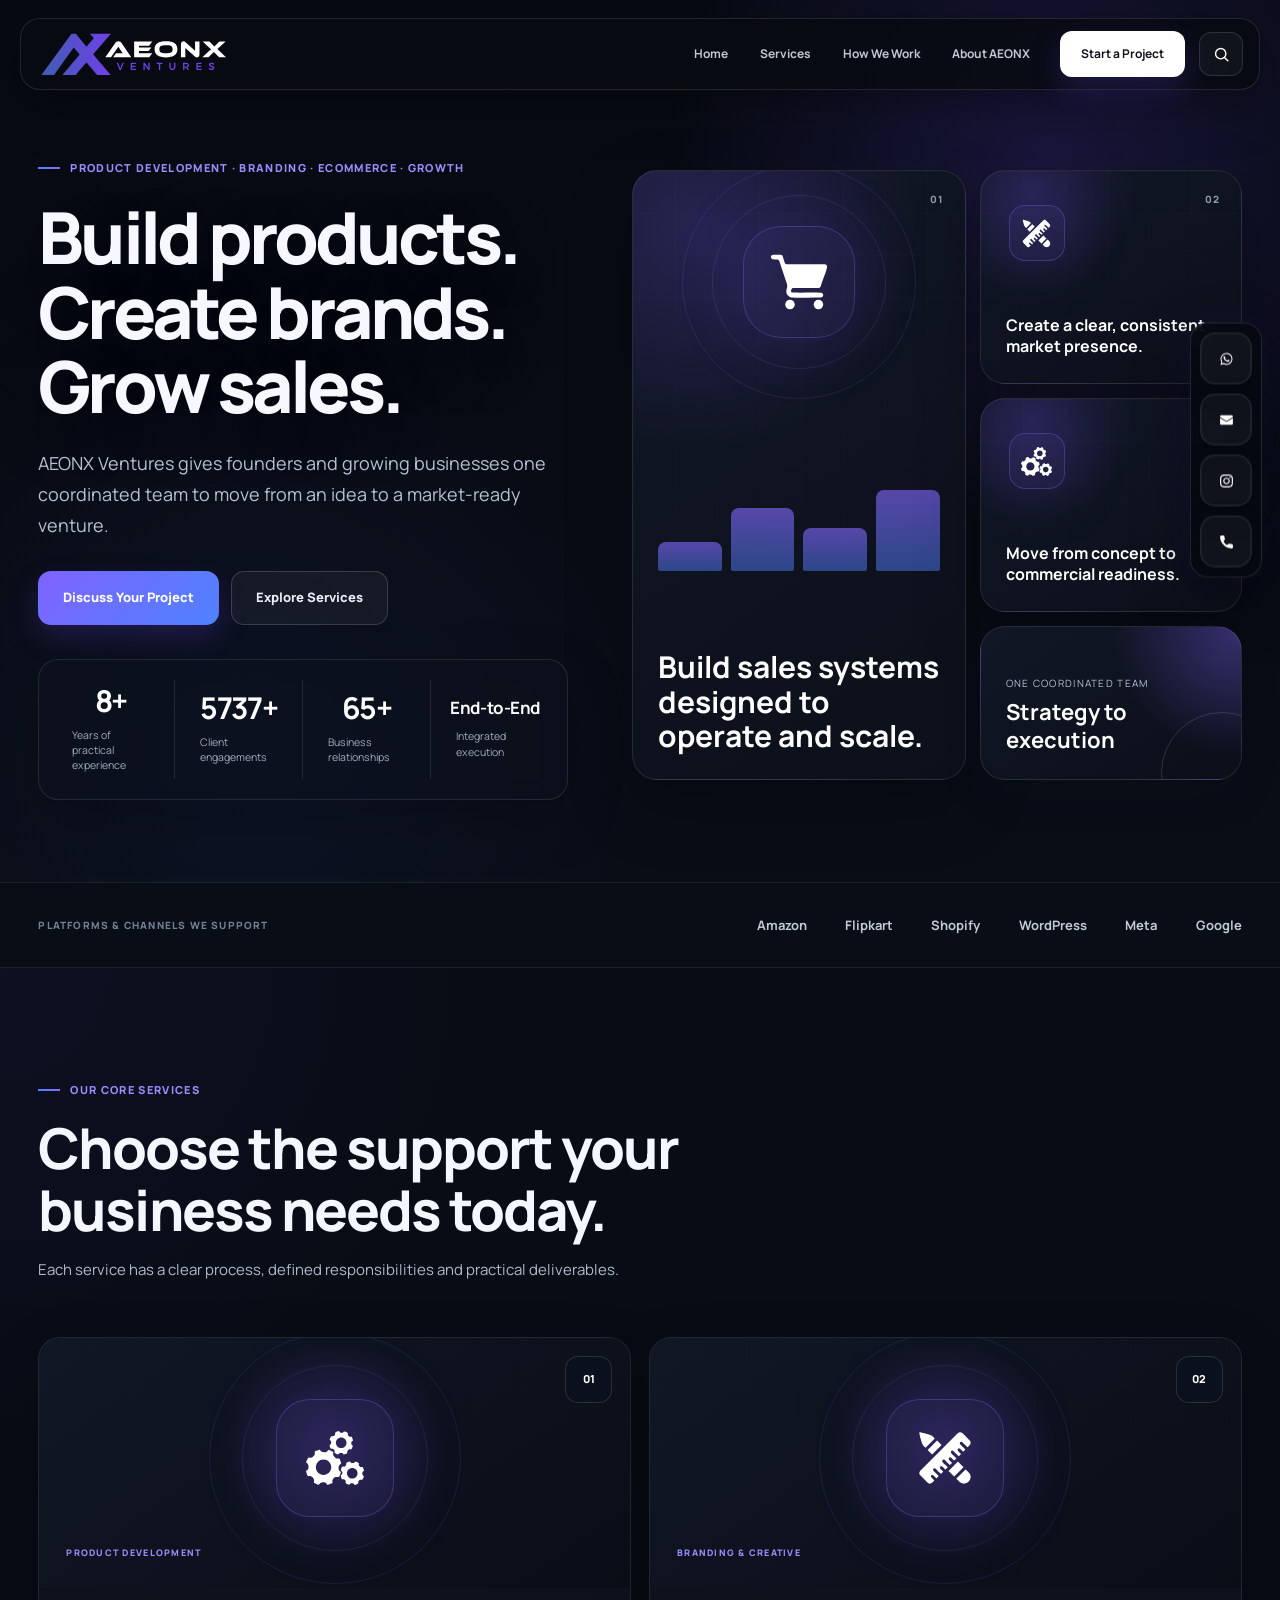
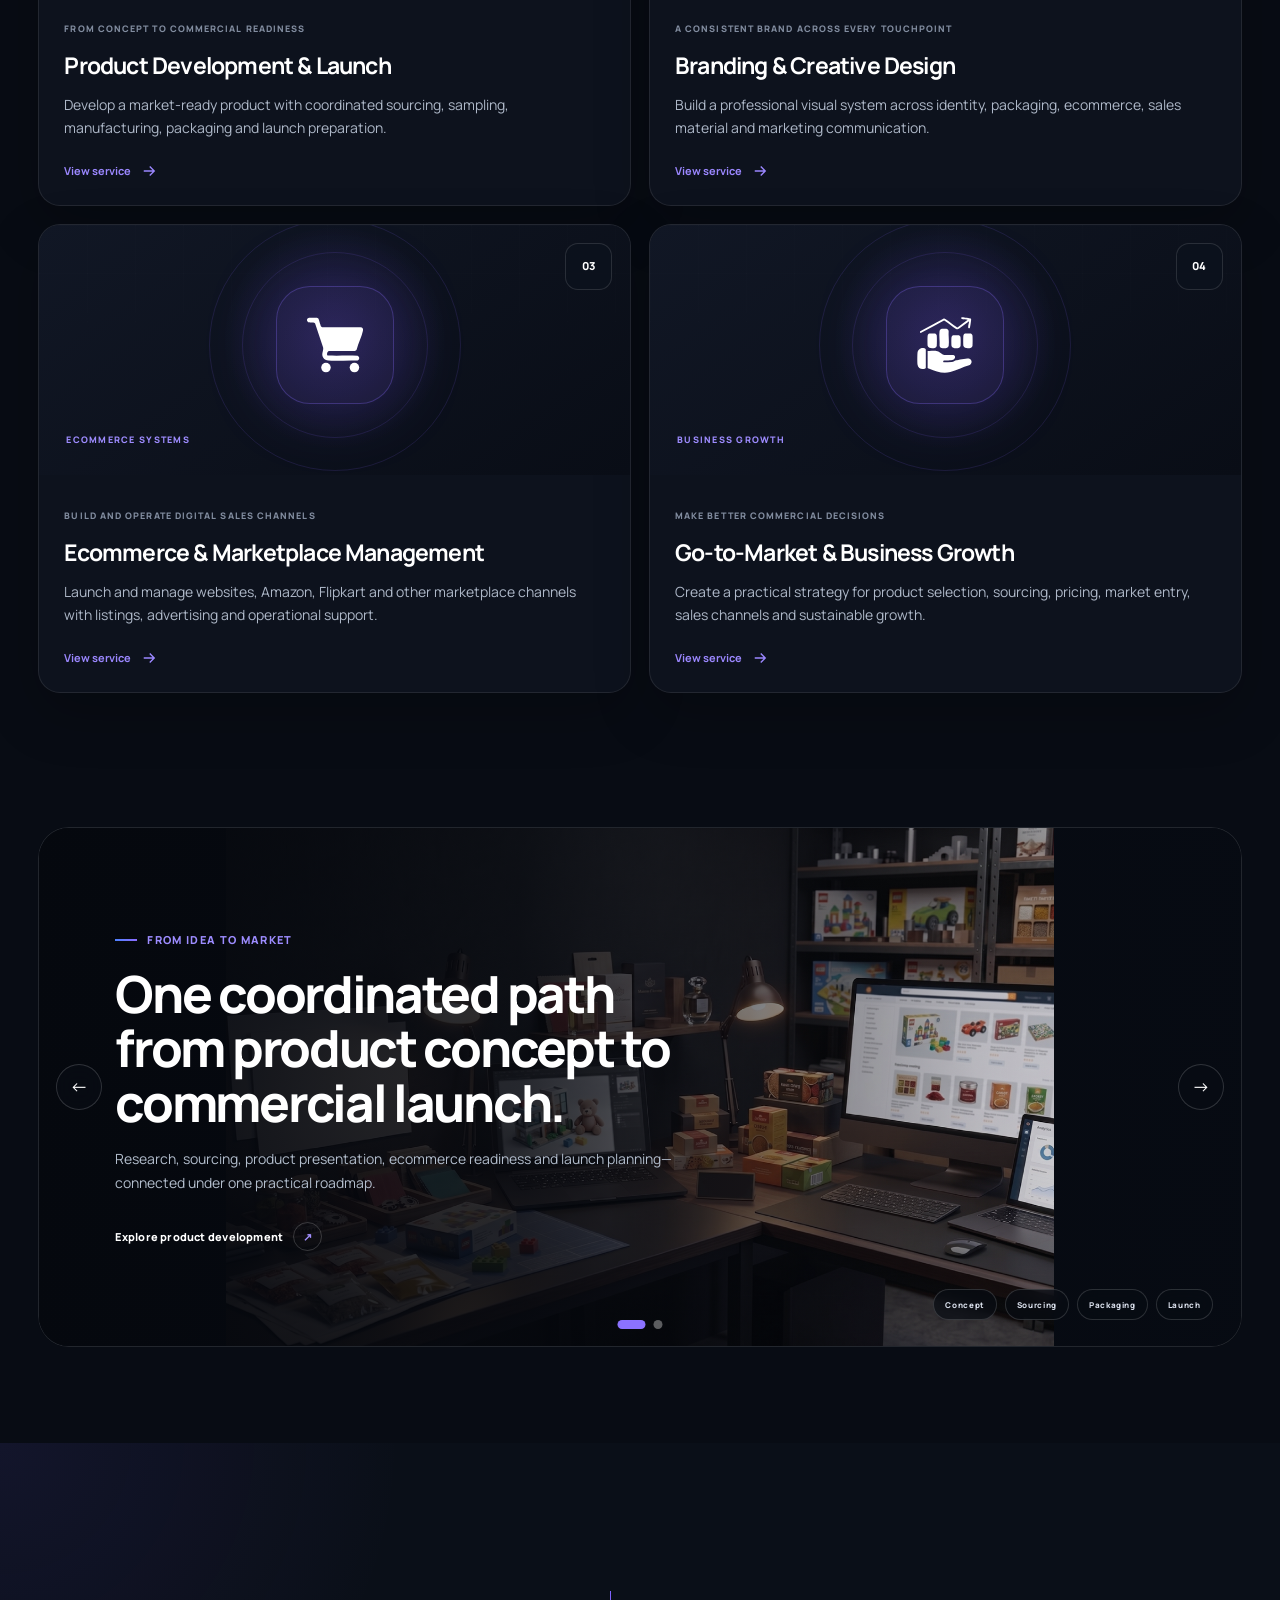
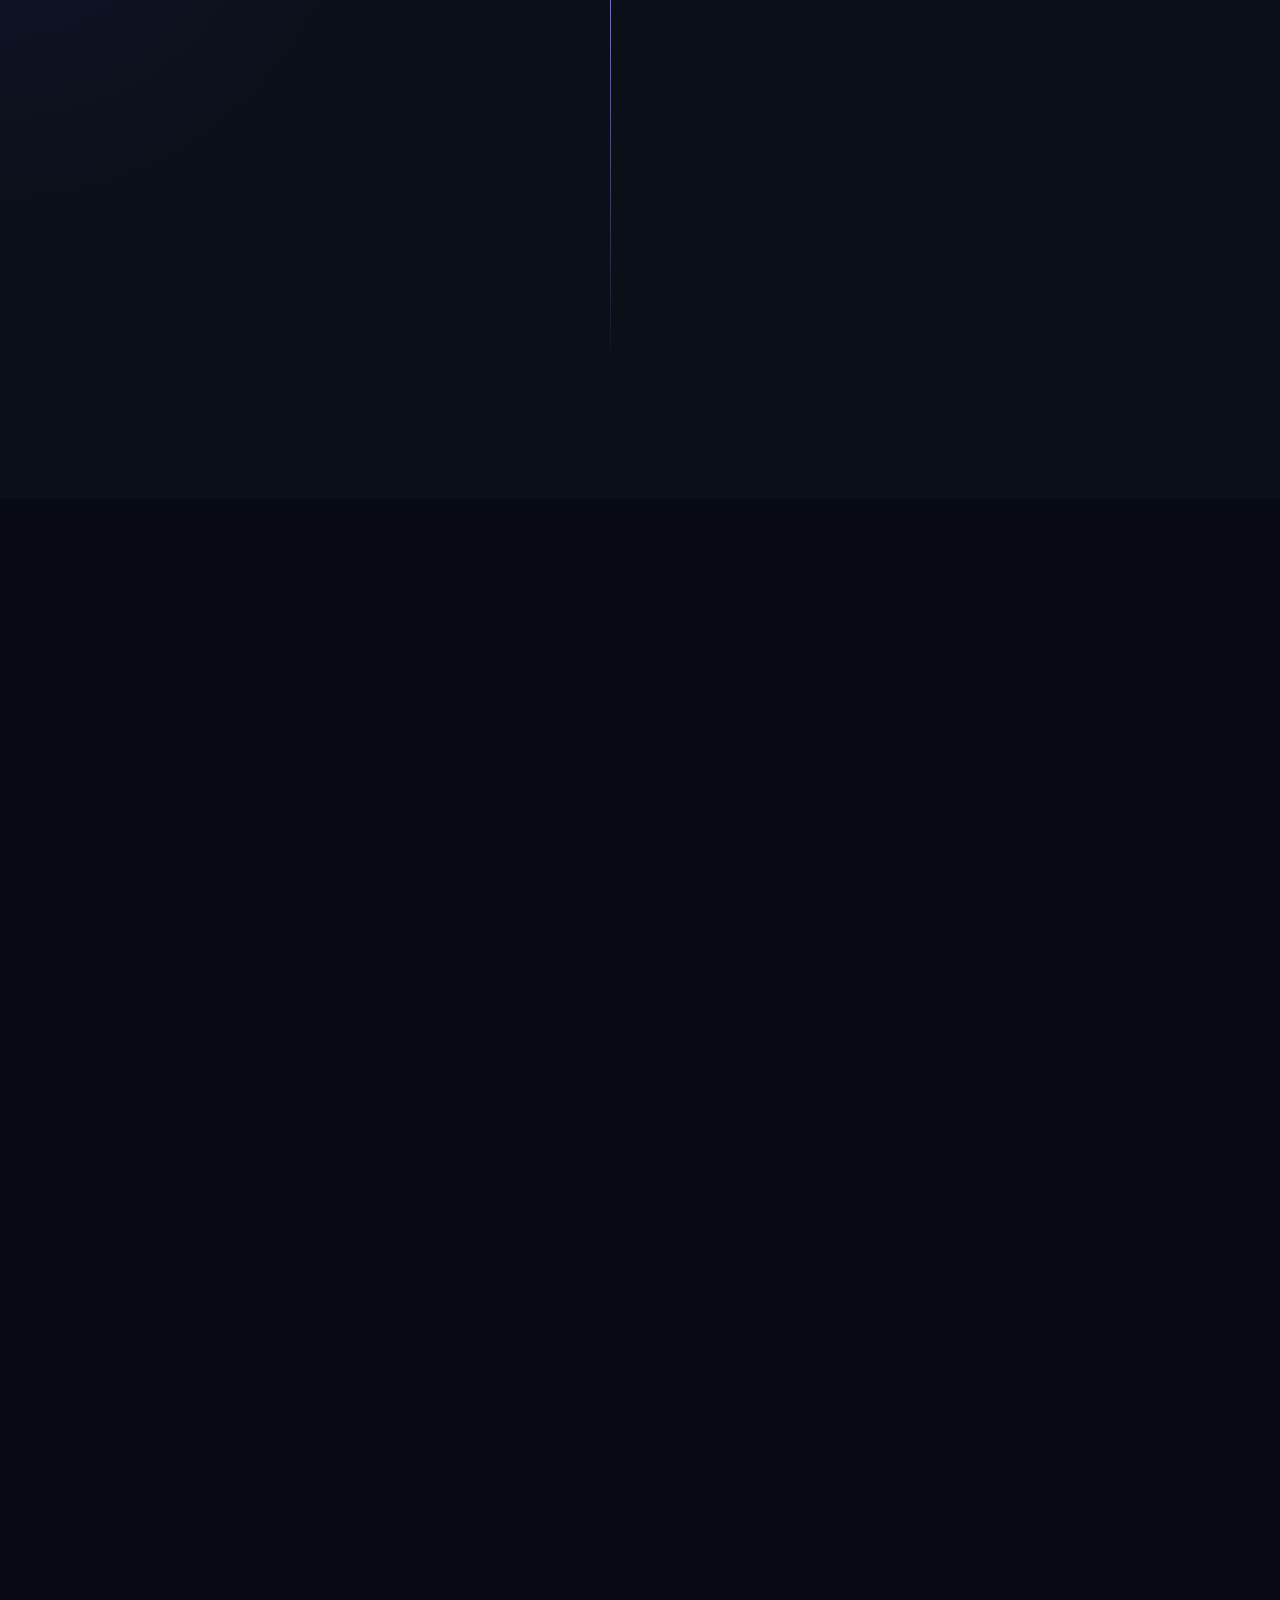
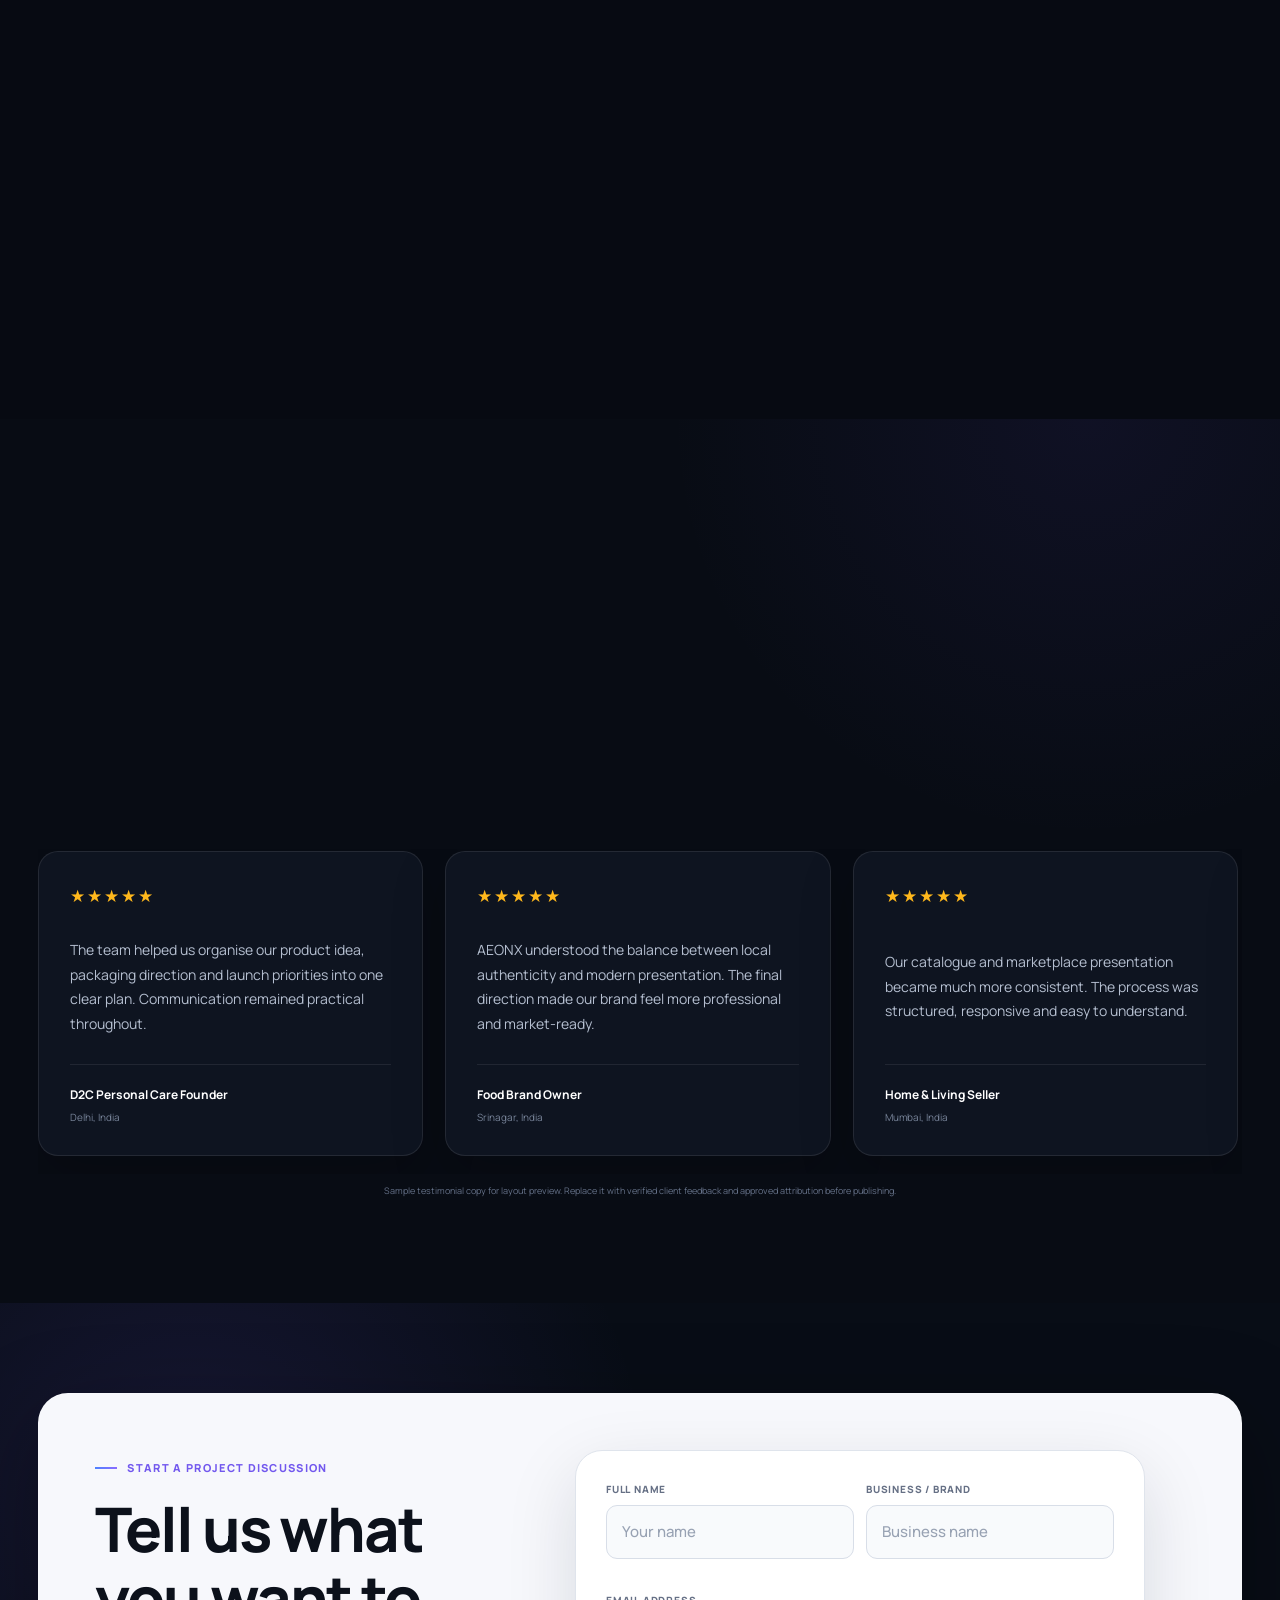
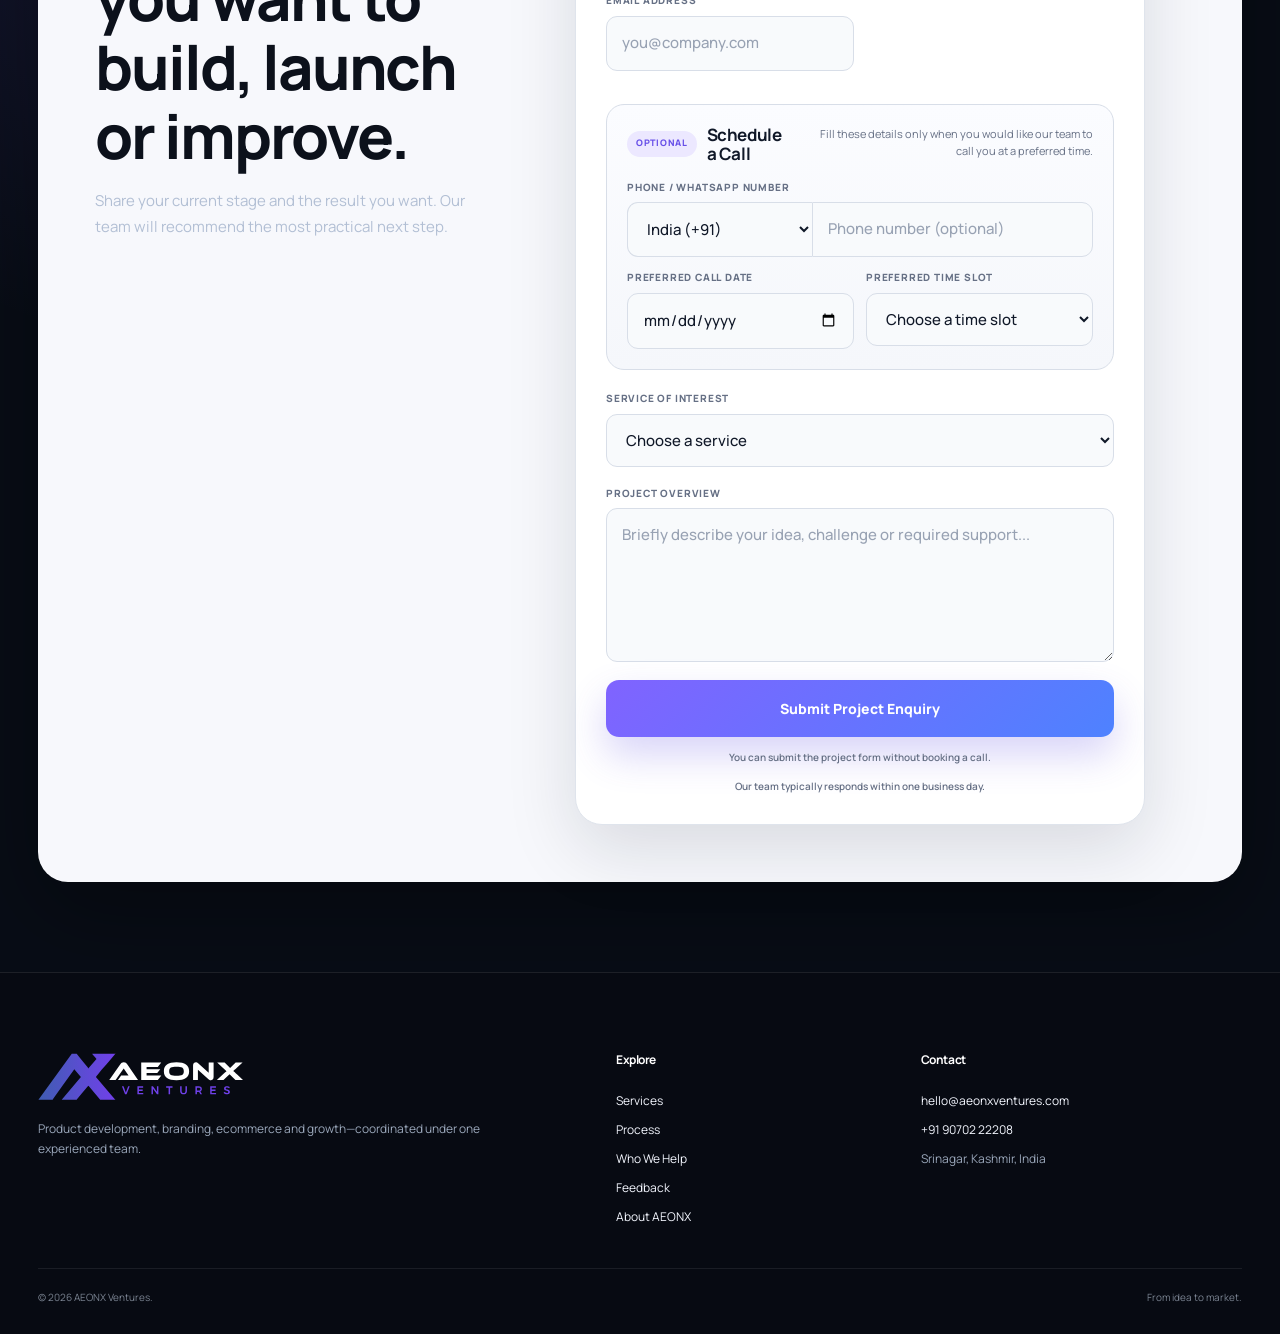
<file: index.html>
<!DOCTYPE html>

<html lang="en">
<head>
<meta charset="utf-8"/>
<meta content="width=device-width,initial-scale=1" name="viewport"/>
<meta content="AEONX Ventures helps founders develop products, build brands, launch ecommerce channels and create practical growth strategies." name="description"/>
<meta content="#070a12" name="theme-color"/>
<meta content="AEONX Ventures — From Idea to Market" property="og:title"/>
<meta content="One coordinated team for product development, branding, ecommerce and growth." property="og:description"/>
<title>AEONX Ventures — From Idea to Market</title>
<link href="https://fonts.googleapis.com" rel="preconnect"/>
<link crossorigin="" href="https://fonts.gstatic.com" rel="preconnect"/>
<link href="https://fonts.googleapis.com/css2?family=Manrope:wght@400;500;600;700;800&amp;display=swap" rel="stylesheet"/>
<link href="assets/aeonx-favicon.svg" rel="icon" type="image/svg+xml"/>
<link href="styles.css" rel="stylesheet"/><link href="client-easy-fix.css?v=1" rel="stylesheet"/>
<meta content="12" name="aeonx-layout-version"/>
</head>
<body class="dark-theme home-page">
<!-- AEONX Orbit Loader -->
<div aria-label="Loading AEONX Ventures" class="site-loader" id="siteLoader">
<div class="services-loader">
<div class="loader-center">
<img alt="AEONX Ventures" class="loader-main-logo" src="assets/loader-icons/aeonx-loader-logo.svg"/>
</div>
<div class="loader-orbit">
<div class="orbit-icon icon-1"><img alt="" src="assets/loader-icons/loader-icon-operations.svg"/></div>
<div class="orbit-icon icon-2"><img alt="" src="assets/loader-icons/loader-icon-growth.svg"/></div>
<div class="orbit-icon icon-3"><img alt="" src="assets/loader-icons/loader-icon-support.svg"/></div>
<div class="orbit-icon icon-4"><img alt="" src="assets/loader-icons/loader-icon-marketing.svg"/></div>
<div class="orbit-icon icon-5"><img alt="" src="assets/loader-icons/loader-icon-design.svg"/></div>
<div class="orbit-icon icon-6"><img alt="" src="assets/loader-icons/loader-icon-commerce.svg"/></div>
</div>
<div class="loader-text">
<img alt="AEONX Ventures" class="loader-wordmark" src="assets/aeonx-logo.svg"/>
<span>FROM IDEA TO MARKET</span>
</div>
</div>
</div>
<header class="site-header floating-header" id="top">
<a aria-label="AEONX Ventures home" class="brand" href="index.html#home">
<img alt="AEONX Ventures" src="assets/aeonx-logo.svg"/>
</a>
<div class="header-right">
<nav aria-label="Primary navigation" class="site-nav">
<a href="index.html#home">Home</a>
<a href="index.html#services">Services</a>
<a href="index.html#process">How We Work</a>
<a href="about.html">About AEONX</a>
<a class="nav-cta" href="index.html#contact">Start a Project</a>
</nav>
<button aria-label="Search this page" class="header-search" type="button">
<svg aria-hidden="true" viewbox="0 0 24 24"><circle cx="11" cy="11" r="6.5"></circle><path d="m16 16 4 4"></path></svg>
</button>
<button aria-expanded="false" aria-label="Open navigation" class="menu-toggle" type="button">
<span></span><span></span>
</button>
</div>
</header>
<div aria-hidden="true" class="page-search" id="pageSearch">
<div class="page-search-box">
<input aria-label="Search this page" id="pageSearchInput" placeholder="Search this page..." type="search"/>
<button aria-label="Close search" id="pageSearchClose" type="button">×</button>
</div>
<div class="page-search-results" id="pageSearchResults"></div>
</div>
<div aria-hidden="true" class="cursor-glow"></div>
<main>
<section class="hero" id="home">
<div class="container hero-grid">
<div class="hero-copy reveal">
<span class="kicker">Product Development · Branding · Ecommerce · Growth</span>
<h1>Build products. Create brands. Grow sales.</h1>
<p>AEONX Ventures gives founders and growing businesses one coordinated team to move from an idea to a market-ready venture.</p>
<div class="hero-actions"><a class="btn btn-primary" href="#contact">Discuss Your Project</a><a class="btn btn-secondary" href="#services">Explore Services</a></div>
<div aria-label="AEONX Ventures business metrics" class="hero-proof simple-metrics">
<div class="metric-card">
<strong data-count="11" data-suffix="+">0</strong>
<span>Years of practical experience</span>
</div>
<div class="metric-card">
<strong data-count="8754" data-suffix="+">0</strong>
<span>Client engagements</span>
</div>
<div class="metric-card">
<strong data-count="124" data-suffix="+">0</strong>
<span>Business relationships</span>
</div>
<div class="metric-card">
<strong class="text-metric">End-to-End</strong>
<span>Integrated execution</span>
</div>
</div>
</div>
<div aria-label="AEONX service capabilities" class="hero-bento reveal">
<article class="hero-capability hero-capability-main">
<span class="cap-index">01</span>
<div class="cap-icon"><img alt="" src="assets/loader-icons/loader-icon-commerce.svg"/></div>

<strong>Build sales systems designed to operate and scale.</strong>
<div class="cap-bars"><i></i><i></i><i></i><i></i></div>
</article>
<article class="hero-capability">
<span class="cap-index">02</span>
<div class="cap-icon"><img alt="" src="assets/loader-icons/loader-icon-design.svg"/></div>

<strong>Create a clear, consistent market presence.</strong>
</article>
<article class="hero-capability">
<span class="cap-index">03</span>
<div class="cap-icon"><img alt="" src="assets/loader-icons/loader-icon-operations.svg"/></div>

<strong>Move from concept to commercial readiness.</strong>
</article>
<div class="hero-note"><span>One coordinated team</span><strong>Strategy to execution</strong></div>
</div>
</div>
</section>
<section aria-label="Platforms and channels supported" class="platform-strip"><div class="container"><span>Platforms &amp; channels we support</span><div><b>Amazon</b><b>Flipkart</b><b>Shopify</b><b>WordPress</b><b>Meta</b><b>Google</b></div></div></section>
<section class="section" id="services">
<div class="container">
<div class="section-heading reveal"><span class="kicker">Our Core Services</span><h2>Choose the support your business needs today.</h2><p>Each service has a clear process, defined responsibilities and practical deliverables.</p></div>
<div class="service-grid"><a class="service-card reveal" href="product-development-launch.html">
<div class="service-image service-icon-visual">
<div aria-hidden="true" class="service-grid-lines"></div>
<div class="service-icon-ring"><img alt="" src="assets/loader-icons/loader-icon-operations.svg"/></div>
<small>PRODUCT DEVELOPMENT</small>
<span>01</span>
</div>
<div class="service-body"><small>From concept to commercial readiness</small><h3>Product Development &amp; Launch</h3><p>Develop a market-ready product with coordinated sourcing, sampling, manufacturing, packaging and launch preparation.</p><strong>View service <svg aria-hidden="true" viewbox="0 0 24 24"><path d="M5 12h14M13 6l6 6-6 6"></path></svg></strong></div>
</a><a class="service-card reveal" href="branding-creative-design.html">
<div class="service-image service-icon-visual">
<div aria-hidden="true" class="service-grid-lines"></div>
<div class="service-icon-ring"><img alt="" src="assets/loader-icons/loader-icon-design.svg"/></div>
<small>BRANDING &amp; CREATIVE</small>
<span>02</span>
</div>
<div class="service-body"><small>A consistent brand across every touchpoint</small><h3>Branding &amp; Creative Design</h3><p>Build a professional visual system across identity, packaging, ecommerce, sales material and marketing communication.</p><strong>View service <svg aria-hidden="true" viewbox="0 0 24 24"><path d="M5 12h14M13 6l6 6-6 6"></path></svg></strong></div>
</a><a class="service-card reveal" href="ecommerce-marketplace-management.html">
<div class="service-image service-icon-visual">
<div aria-hidden="true" class="service-grid-lines"></div>
<div class="service-icon-ring"><img alt="" src="assets/loader-icons/loader-icon-commerce.svg"/></div>
<small>ECOMMERCE SYSTEMS</small>
<span>03</span>
</div>
<div class="service-body"><small>Build and operate digital sales channels</small><h3>Ecommerce &amp; Marketplace Management</h3><p>Launch and manage websites, Amazon, Flipkart and other marketplace channels with listings, advertising and operational support.</p><strong>View service <svg aria-hidden="true" viewbox="0 0 24 24"><path d="M5 12h14M13 6l6 6-6 6"></path></svg></strong></div>
</a><a class="service-card reveal" href="go-to-market-business-growth.html">
<div class="service-image service-icon-visual">
<div aria-hidden="true" class="service-grid-lines"></div>
<div class="service-icon-ring"><img alt="" src="assets/loader-icons/loader-icon-growth.svg"/></div>
<small>BUSINESS GROWTH</small>
<span>04</span>
</div>
<div class="service-body"><small>Make better commercial decisions</small><h3>Go-to-Market &amp; Business Growth</h3><p>Create a practical strategy for product selection, sourcing, pricing, market entry, sales channels and sustainable growth.</p><strong>View service <svg aria-hidden="true" viewbox="0 0 24 24"><path d="M5 12h14M13 6l6 6-6 6"></path></svg></strong></div>
</a></div>
</div>
</section>
<section class="photo-story-section banner-slider-section" id="banner-showcase">
<div class="container">
<div aria-label="AEONX service banners" aria-roledescription="carousel" class="banner-slider" data-banner-slider="">
<div class="banner-slider-track"><article aria-hidden="false" class="photo-story-banner product-banner reveal banner-slide active" data-banner-slide="0"><img alt="Product-development and commercial-launch workspace" class="banner-slide-image" height="1000" loading="lazy" src="home-product-development.webp?v=20260718-final" width="1600"/>
<div class="photo-story-content">
<span class="kicker">From Idea to Market</span>
<h2>One coordinated path from product concept to commercial launch.</h2>
<p>Research, sourcing, product presentation, ecommerce readiness and launch planning—connected under one practical roadmap.</p>
<a class="banner-link" href="product-development-launch.html">Explore product development <span>↗</span></a>
</div>
<div aria-label="Product-development capabilities" class="photo-story-tags">
<span>Concept</span><span>Sourcing</span><span>Packaging</span><span>Launch</span>
</div>
</article><article aria-hidden="true" class="photo-story-banner commerce-banner reveal banner-slide" data-banner-slide="1"><img alt="Ecommerce catalogue and sales-operations workspace" class="banner-slide-image" height="1000" loading="lazy" src="home-ecommerce-management.webp?v=20260718-final" width="1600"/>
<div class="photo-story-content photo-story-content-right">
<span class="kicker">Built for Modern Commerce</span>
<h2>Connect your brand, catalogue and sales operations.</h2>
<p>Build a more consistent customer experience across websites, marketplaces, content and day-to-day ecommerce execution.</p>
<a class="banner-link" href="ecommerce-marketplace-management.html">Explore ecommerce support <span>↗</span></a>
</div>
<div aria-label="Ecommerce capabilities" class="photo-story-tags photo-story-tags-left">
<span>Website</span><span>Amazon</span><span>Listings</span><span>Operations</span>
</div>
</article></div>
<button aria-label="Previous banner" class="banner-slider-arrow banner-slider-prev" type="button">←</button>
<button aria-label="Next banner" class="banner-slider-arrow banner-slider-next" type="button">→</button>
<div aria-label="Choose banner" class="banner-slider-dots" role="tablist">
<button aria-label="Show first banner" aria-selected="true" class="active" data-banner-dot="0" type="button"></button>
<button aria-label="Show second banner" aria-selected="false" data-banner-dot="1" type="button"></button>
</div>
</div>
</div>
</section>
<section class="section process-section" id="process">
<div class="container process-layout">
<div class="section-heading reveal"><span class="kicker">How We Work</span><h2>A simple process from the first conversation to execution.</h2><p>You always know what happens next and what outcome we are working toward.</p></div>
<div class="process-cards">
<article class="process-card reveal"><span>01</span><h3>Understand &amp; Plan</h3><p>We assess your idea, business stage, challenges and goals, then define the right roadmap.</p></article>
<article class="process-card reveal"><span>02</span><h3>Build &amp; Execute</h3><p>Our specialist team coordinates product, brand, ecommerce or strategy work under one plan.</p></article>
<article class="process-card reveal"><span>03</span><h3>Launch &amp; Improve</h3><p>We prepare the solution for market, review results and identify the next growth priorities.</p></article>
</div>
</div>
</section>
<section class="section" id="who-we-help">
<div class="container">
<div class="section-heading reveal"><span class="kicker">Who We Help</span><h2>Support designed for different stages of business.</h2></div>
<div class="audience-grid">
<article class="audience-card reveal"><span>01</span><h3>First-Time Founders</h3><p>Structure the idea, validate the opportunity and create a practical launch path.</p></article>
<article class="audience-card reveal"><span>02</span><h3>Product Brands</h3><p>Improve product development, packaging, presentation and market readiness.</p></article>
<article class="audience-card reveal"><span>03</span><h3>Offline Businesses</h3><p>Build a professional digital presence and enter ecommerce with the right systems.</p></article>
<article class="audience-card reveal"><span>04</span><h3>Growing Businesses</h3><p>Strengthen sales channels, operations, brand consistency and growth priorities.</p></article>
</div>
</div>
</section>
<section class="section founder-led">
<div class="container founder-led-panel reveal">
<div><span class="kicker">Founding-Partner Direction</span><h2>Practical business support backed by operating experience.</h2><p>AEONX is led by founding partners with practical experience across brand building, product development, sourcing, ecommerce and business operations.</p><a class="btn btn-primary" href="about.html">Meet the Founding Partners</a></div>
<div class="founder-values"><article><span>01</span><h3>Commercial Thinking</h3><p>Decisions shaped around viability, positioning and long-term value.</p></article><article><span>02</span><h3>Creative Direction</h3><p>Brand and product presentation designed to build trust and recognition.</p></article><article><span>03</span><h3>Execution Support</h3><p>Clear ownership across sourcing, design, ecommerce and launch requirements.</p></article><article><span>04</span><h3>Growth Focus</h3><p>Practical improvements that strengthen market presence and sales systems.</p></article></div>
</div>
</section>
<section class="section testimonials-section" id="testimonials">
<div class="container">
<div class="testimonials-heading reveal">
<div class="section-heading">
<span class="kicker">Client Perspectives</span>
<h2>Feedback from Indian and international business owners.</h2>
<p>Explore separate testimonial collections for domestic and global engagements.</p>
</div>
<div aria-label="Testimonial controls" class="testimonial-controls">
<div aria-label="Choose testimonial region" class="testimonial-tabs" role="tablist">
<button aria-selected="true" class="testimonial-tab active" data-testimonial-tab="india" role="tab" type="button">Indian Feedback</button>
<button aria-selected="false" class="testimonial-tab" data-testimonial-tab="international" role="tab" type="button">International Feedback</button>
</div>
<div class="testimonial-arrows">
<button aria-label="Previous testimonial" class="testimonial-arrow" data-testimonial-prev="" type="button">←</button>
<button aria-label="Next testimonial" class="testimonial-arrow" data-testimonial-next="" type="button">→</button>
</div>
</div>
</div>
<div class="testimonial-panel active" data-testimonial-panel="india" role="tabpanel">
<div class="testimonial-track">
<article class="testimonial-card">
<div aria-label="5 out of 5 stars" class="testimonial-stars">★★★★★</div>
<blockquote>The team helped us organise our product idea, packaging direction and launch priorities into one clear plan. Communication remained practical throughout.</blockquote>
<footer>
<strong>D2C Personal Care Founder</strong>
<span>Delhi, India</span>
</footer>
</article>
<article class="testimonial-card">
<div aria-label="5 out of 5 stars" class="testimonial-stars">★★★★★</div>
<blockquote>AEONX understood the balance between local authenticity and modern presentation. The final direction made our brand feel more professional and market-ready.</blockquote>
<footer>
<strong>Food Brand Owner</strong>
<span>Srinagar, India</span>
</footer>
</article>
<article class="testimonial-card">
<div aria-label="5 out of 5 stars" class="testimonial-stars">★★★★★</div>
<blockquote>Our catalogue and marketplace presentation became much more consistent. The process was structured, responsive and easy to understand.</blockquote>
<footer>
<strong>Home &amp; Living Seller</strong>
<span>Mumbai, India</span>
</footer>
</article>
<article class="testimonial-card">
<div aria-label="5 out of 5 stars" class="testimonial-stars">★★★★★</div>
<blockquote>We needed clarity before investing further. The team helped us simplify the brand, identify priorities and move ahead with greater confidence.</blockquote>
<footer>
<strong>Apparel Startup</strong>
<span>Jaipur, India</span>
</footer>
</article>
<article class="testimonial-card">
<div aria-label="5 out of 5 stars" class="testimonial-stars">★★★★★</div>
<blockquote>The recommendations were commercially useful rather than purely creative. We received a clear roadmap for improving listings, content and customer experience.</blockquote>
<footer>
<strong>Marketplace Seller</strong>
<span>Bengaluru, India</span>
</footer>
</article>
<article class="testimonial-card">
<div aria-label="5 out of 5 stars" class="testimonial-stars">★★★★★</div>
<blockquote>They converted a rough product concept into a clean packaging system that felt credible on shelf and online. Revisions were handled patiently.</blockquote>
<footer>
<strong>Packaging Client</strong>
<span>Lucknow, India</span>
</footer>
</article>
<article class="testimonial-card">
<div aria-label="5 out of 5 stars" class="testimonial-stars">★★★★★</div>
<blockquote>From product positioning to launch preparation, every step was explained clearly. The team brought structure to a process that previously felt confusing.</blockquote>
<footer>
<strong>Consumer Products Founder</strong>
<span>Hyderabad, India</span>
</footer>
</article>
<article class="testimonial-card">
<div aria-label="5 out of 5 stars" class="testimonial-stars">★★★★★</div>
<blockquote>The brand direction became more focused and easier to apply across packaging, menus and digital communication. The overall experience was collaborative.</blockquote>
<footer>
<strong>Restaurant Brand</strong>
<span>Chandigarh, India</span>
</footer>
</article>
<article class="testimonial-card">
<div aria-label="5 out of 5 stars" class="testimonial-stars">★★★★★</div>
<blockquote>AEONX helped us create a more premium and consistent customer-facing identity while keeping practical production requirements in mind.</blockquote>
<footer>
<strong>Wellness Brand</strong>
<span>Pune, India</span>
</footer>
</article>
<article class="testimonial-card">
<div aria-label="5 out of 5 stars" class="testimonial-stars">★★★★★</div>
<blockquote>We appreciated the direct communication and realistic recommendations. The team focused on improvements that could actually be implemented.</blockquote>
<footer>
<strong>Retail Business</strong>
<span>Ahmedabad, India</span>
</footer>
</article>
<article class="testimonial-card">
<div aria-label="5 out of 5 stars" class="testimonial-stars">★★★★★</div>
<blockquote>The workflow was organised and transparent. We always knew what information was needed, what was being developed and what the next step would be.</blockquote>
<footer>
<strong>Ecommerce Team</strong>
<span>Kolkata, India</span>
</footer>
</article>
<article class="testimonial-card">
<div aria-label="5 out of 5 stars" class="testimonial-stars">★★★★★</div>
<blockquote>The combination of strategy, design and ecommerce understanding made the engagement valuable. Our launch plan now feels much more complete.</blockquote>
<footer>
<strong>Emerging Brand</strong>
<span>Kochi, India</span>
</footer>
</article>
</div>
</div>
<div class="testimonial-panel" data-testimonial-panel="international" hidden="" role="tabpanel">
<div class="testimonial-track">
<article class="testimonial-card">
<div aria-label="5 out of 5 stars" class="testimonial-stars">★★★★★</div>
<blockquote>AEONX brought our product, brand and online launch requirements into one coordinated process. The team communicated clearly across every stage.</blockquote>
<footer>
<strong>Ecommerce Founder</strong>
<span>Dubai, UAE</span>
</footer>
</article>
<article class="testimonial-card">
<div aria-label="5 out of 5 stars" class="testimonial-stars">★★★★★</div>
<blockquote>They understood the commercial objective quickly and translated it into a practical brand and ecommerce direction without unnecessary complexity.</blockquote>
<footer>
<strong>Retail Brand</strong>
<span>London, United Kingdom</span>
</footer>
</article>
<article class="testimonial-card">
<div aria-label="5 out of 5 stars" class="testimonial-stars">★★★★★</div>
<blockquote>The recommendations helped us improve product presentation and organise our marketplace priorities. The work was thoughtful, clear and professionally managed.</blockquote>
<footer>
<strong>Marketplace Seller</strong>
<span>Toronto, Canada</span>
</footer>
</article>
<article class="testimonial-card">
<div aria-label="5 out of 5 stars" class="testimonial-stars">★★★★★</div>
<blockquote>We valued the team’s ability to connect creative decisions with business goals. The resulting direction felt consistent and ready for further growth.</blockquote>
<footer>
<strong>Consumer Brand</strong>
<span>New York, United States</span>
</footer>
</article>
<article class="testimonial-card">
<div aria-label="5 out of 5 stars" class="testimonial-stars">★★★★★</div>
<blockquote>The process was efficient and well structured. AEONX helped us define what needed to happen before launch and where our attention would create the most value.</blockquote>
<footer>
<strong>Product Founder</strong>
<span>Singapore</span>
</footer>
</article>
<article class="testimonial-card">
<div aria-label="5 out of 5 stars" class="testimonial-stars">★★★★★</div>
<blockquote>Our product presentation became cleaner, more credible and easier to use across online channels. Feedback and revisions were handled professionally.</blockquote>
<footer>
<strong>Home &amp; Lifestyle Brand</strong>
<span>Sydney, Australia</span>
</footer>
</article>
<article class="testimonial-card">
<div aria-label="5 out of 5 stars" class="testimonial-stars">★★★★★</div>
<blockquote>The team understood the premium positioning we wanted and developed a practical direction that worked across packaging and digital communication.</blockquote>
<footer>
<strong>Beauty Brand</strong>
<span>Doha, Qatar</span>
</footer>
</article>
<article class="testimonial-card">
<div aria-label="5 out of 5 stars" class="testimonial-stars">★★★★★</div>
<blockquote>AEONX helped us organise sourcing, presentation and market-entry requirements into a clear action plan. The guidance was straightforward and useful.</blockquote>
<footer>
<strong>Import Business</strong>
<span>Muscat, Oman</span>
</footer>
</article>
<article class="testimonial-card">
<div aria-label="5 out of 5 stars" class="testimonial-stars">★★★★★</div>
<blockquote>The engagement gave us greater clarity around our audience, positioning and ecommerce launch. The team stayed focused on commercially relevant outcomes.</blockquote>
<footer>
<strong>D2C Brand</strong>
<span>Riyadh, Saudi Arabia</span>
</footer>
</article>
<article class="testimonial-card">
<div aria-label="5 out of 5 stars" class="testimonial-stars">★★★★★</div>
<blockquote>They simplified a complicated early-stage project and created a clear sequence for brand development, product preparation and market testing.</blockquote>
<footer>
<strong>Lifestyle Startup</strong>
<span>Berlin, Germany</span>
</footer>
</article>
<article class="testimonial-card">
<div aria-label="5 out of 5 stars" class="testimonial-stars">★★★★★</div>
<blockquote>Communication was responsive and the work remained aligned with our goals. We especially appreciated the combination of creative and operational thinking.</blockquote>
<footer>
<strong>Startup Team</strong>
<span>Amsterdam, Netherlands</span>
</footer>
</article>
<article class="testimonial-card">
<div aria-label="5 out of 5 stars" class="testimonial-stars">★★★★★</div>
<blockquote>The team helped us create a more consistent customer experience across product content, branding and online presentation. The approach was practical and collaborative.</blockquote>
<footer>
<strong>Online Retailer</strong>
<span>Auckland, New Zealand</span>
</footer>
</article>
</div>
</div>
<p class="testimonial-disclaimer">Sample testimonial copy for layout preview. Replace it with verified client feedback and approved attribution before publishing.</p>
</div>
</section>
<section class="section contact-section" id="contact">
<div class="container contact-grid">
<div class="contact-copy reveal"><span class="kicker">Start a Project Discussion</span><h2>Tell us what you want to build, launch or improve.</h2><p>Share your current stage and the result you want. Our team will recommend the most practical next step.</p></div>
<form action="https://formsubmit.co/haseeb13000@gmail.com" class="contact-form reveal" id="contactForm" method="POST">
<input name="_subject" type="hidden" value="New AEONX Ventures Project Enquiry"/><input name="_template" type="hidden" value="table"/><input autocomplete="off" class="honeypot" name="_honey" tabindex="-1" type="text"/>
<div class="form-row"><label>Full Name<input name="name" placeholder="Your name" required="" type="text"/></label><label>Business / Brand<input name="company" placeholder="Business name" type="text"/></label></div>
<div class="form-row"><label>Email Address<input name="email" placeholder="you@company.com" required="" type="email"/></label></div>
<section aria-labelledby="optionalContactTitle" class="optional-contact-section">
<div class="optional-section-heading">
<div class="optional-title-row">
<span class="optional-badge">Optional</span>
<h3 id="optionalContactTitle">Schedule a Call</h3>
</div>
<p>Fill these details only when you would like our team to call you at a preferred time.</p>
</div>
<div class="form-row optional-phone-row"><label>Phone / WhatsApp Number
<div class="phone-field"><select aria-label="Country or calling code" name="country_code"><option value="+93">Afghanistan (+93)</option><option value="+355">Albania (+355)</option><option value="+213">Algeria (+213)</option><option value="+1684">American Samoa (+1684)</option><option value="+244">Angola (+244)</option><option value="+1264">Anguilla (+1264)</option><option value="+1268">Antigua and Barbuda (+1268)</option><option value="+54">Argentina (+54)</option><option value="+374">Armenia (+374)</option><option value="+297">Aruba (+297)</option><option value="+61">Australia (+61)</option><option value="+43">Austria (+43)</option><option value="+994">Azerbaijan (+994)</option><option value="+973">Bahrain (+973)</option><option value="+880">Bangladesh (+880)</option><option value="+1246">Barbados (+1246)</option><option value="+375">Belarus (+375)</option><option value="+32">Belgium (+32)</option><option value="+501">Belize (+501)</option><option value="+229">Benin (+229)</option><option value="+1441">Bermuda (+1441)</option><option value="+975">Bhutan (+975)</option><option value="+591">Bolivia (+591)</option><option value="+387">Bosnia and Herzegovina (+387)</option><option value="+267">Botswana (+267)</option><option value="+55">Brazil (+55)</option><option value="+246">British Indian Ocean Territory (+246)</option><option value="+673">Brunei (+673)</option><option value="+359">Bulgaria (+359)</option><option value="+226">Burkina Faso (+226)</option><option value="+257">Burundi (+257)</option><option value="+855">Cambodia (+855)</option><option value="+237">Cameroon (+237)</option><option value="+1">Canada (+1)</option><option value="+238">Cape Verde (+238)</option><option value="+1345">Cayman Islands (+1345)</option><option value="+236">Central African Republic (+236)</option><option value="+235">Chad (+235)</option><option value="+56">Chile (+56)</option><option value="+86">China (+86)</option><option value="+61">Christmas Island (+61)</option><option value="+61">Cocos (Keeling) Islands (+61)</option><option value="+57">Colombia (+57)</option><option value="+269">Comoros (+269)</option><option value="+682">Cook Islands (+682)</option><option value="+506">Costa Rica (+506)</option><option value="+385">Croatia (+385)</option><option value="+53">Cuba (+53)</option><option value="+357">Cyprus (+357)</option><option value="+420">Czech Republic (+420)</option><option value="+243">Democratic Republic of the Congo (+243)</option><option value="+45">Denmark (+45)</option><option value="+253">Djibouti (+253)</option><option value="+1767">Dominica (+1767)</option><option value="+1809">Dominican Republic (+1809)</option><option value="+670">East Timor (+670)</option><option value="+593">Ecuador (+593)</option><option value="+20">Egypt (+20)</option><option value="+503">El Salvador (+503)</option><option value="+240">Equatorial Guinea (+240)</option><option value="+291">Eritrea (+291)</option><option value="+372">Estonia (+372)</option><option value="+251">Ethiopia (+251)</option><option value="+500">Falkland Islands (+500)</option><option value="+298">Faroe Islands (+298)</option><option value="+691">Federated States of Micronesia (+691)</option><option value="+679">Fiji (+679)</option><option value="+358">Finland (+358)</option><option value="+33">France (+33)</option><option value="+594">French Guiana (+594)</option><option value="+689">French Polynesia (+689)</option><option value="+241">Gabon (+241)</option><option value="+995">Georgia (+995)</option><option value="+49">Germany (+49)</option><option value="+233">Ghana (+233)</option><option value="+350">Gibraltar (+350)</option><option value="+30">Greece (+30)</option><option value="+299">Greenland (+299)</option><option value="+1473">Grenada (+1473)</option><option value="+590">Guadeloupe (+590)</option><option value="+1671">Guam (+1671)</option><option value="+502">Guatemala (+502)</option><option value="+44">Guernsey (+44)</option><option value="+224">Guinea (+224)</option><option value="+245">Guinea-Bissau (+245)</option><option value="+592">Guyana (+592)</option><option value="+509">Haiti (+509)</option><option value="+504">Honduras (+504)</option><option value="+852">Hong Kong (+852)</option><option value="+36">Hungary (+36)</option><option value="+354">Iceland (+354)</option><option selected="" value="+91">India (+91)</option><option value="+62">Indonesia (+62)</option><option value="+98">Iran (+98)</option><option value="+964">Iraq (+964)</option><option value="+353">Ireland (+353)</option><option value="+44">Isle of Man (+44)</option><option value="+972">Israel (+972)</option><option value="+39">Italy (+39)</option><option value="+225">Ivory Coast (+225)</option><option value="+1876">Jamaica (+1876)</option><option value="+81">Japan (+81)</option><option value="+44">Jersey (+44)</option><option value="+962">Jordan (+962)</option><option value="+76">Kazakhstan (+76)</option><option value="+254">Kenya (+254)</option><option value="+686">Kiribati (+686)</option><option value="+965">Kuwait (+965)</option><option value="+996">Kyrgyzstan (+996)</option><option value="+856">Laos (+856)</option><option value="+371">Latvia (+371)</option><option value="+961">Lebanon (+961)</option><option value="+266">Lesotho (+266)</option><option value="+231">Liberia (+231)</option><option value="+218">Libya (+218)</option><option value="+423">Liechtenstein (+423)</option><option value="+370">Lithuania (+370)</option><option value="+352">Luxembourg (+352)</option><option value="+853">Macau (+853)</option><option value="+261">Madagascar (+261)</option><option value="+265">Malawi (+265)</option><option value="+60">Malaysia (+60)</option><option value="+960">Maldives (+960)</option><option value="+223">Mali (+223)</option><option value="+356">Malta (+356)</option><option value="+692">Marshall Islands (+692)</option><option value="+596">Martinique (+596)</option><option value="+222">Mauritania (+222)</option><option value="+230">Mauritius (+230)</option><option value="+262">Mayotte (+262)</option><option value="+52">Mexico (+52)</option><option value="+373">Moldova (+373)</option><option value="+377">Monaco (+377)</option><option value="+976">Mongolia (+976)</option><option value="+1664">Montserrat (+1664)</option><option value="+212">Morocco (+212)</option><option value="+258">Mozambique (+258)</option><option value="+264">Namibia (+264)</option><option value="+674">Nauru (+674)</option><option value="+977">Nepal (+977)</option><option value="+31">Netherlands (+31)</option><option value="+687">New Caledonia (+687)</option><option value="+64">New Zealand (+64)</option><option value="+505">Nicaragua (+505)</option><option value="+227">Niger (+227)</option><option value="+234">Nigeria (+234)</option><option value="+683">Niue (+683)</option><option value="+672">Norfolk Island (+672)</option><option value="+850">North Korea (+850)</option><option value="+1670">Northern Mariana Islands (+1670)</option><option value="+47">Norway (+47)</option><option value="+968">Oman (+968)</option><option value="+92">Pakistan (+92)</option><option value="+680">Palau (+680)</option><option value="+507">Panama (+507)</option><option value="+675">Papua New Guinea (+675)</option><option value="+595">Paraguay (+595)</option><option value="+51">Peru (+51)</option><option value="+63">Philippines (+63)</option><option value="+64">Pitcairn Islands (+64)</option><option value="+48">Poland (+48)</option><option value="+351">Portugal (+351)</option><option value="+1787">Puerto Rico (+1787)</option><option value="+974">Qatar (+974)</option><option value="+389">Republic of Macedonia (+389)</option><option value="+242">Republic of the Congo (+242)</option><option value="+40">Romania (+40)</option><option value="+7">Russia (+7)</option><option value="+250">Rwanda (+250)</option><option value="+262">Réunion (+262)</option><option value="+290">Saint Helena (+290)</option><option value="+1869">Saint Kitts and Nevis (+1869)</option><option value="+1758">Saint Lucia (+1758)</option><option value="+508">Saint Pierre and Miquelon (+508)</option><option value="+1784">Saint Vincent and the Grenadines (+1784)</option><option value="+685">Samoa (+685)</option><option value="+378">San Marino (+378)</option><option value="+966">Saudi Arabia (+966)</option><option value="+221">Senegal (+221)</option><option value="+381">Serbia (+381)</option><option value="+248">Seychelles (+248)</option><option value="+232">Sierra Leone (+232)</option><option value="+65">Singapore (+65)</option><option value="+421">Slovakia (+421)</option><option value="+386">Slovenia (+386)</option><option value="+677">Solomon Islands (+677)</option><option value="+252">Somalia (+252)</option><option value="+27">South Africa (+27)</option><option value="+500">South Georgia (+500)</option><option value="+82">South Korea (+82)</option><option value="+211">South Sudan (+211)</option><option value="+34">Spain (+34)</option><option value="+94">Sri Lanka (+94)</option><option value="+249">Sudan (+249)</option><option value="+597">Suriname (+597)</option><option value="+4779">Svalbard and Jan Mayen (+4779)</option><option value="+268">Swaziland (+268)</option><option value="+46">Sweden (+46)</option><option value="+41">Switzerland (+41)</option><option value="+963">Syria (+963)</option><option value="+239">São Tomé and Príncipe (+239)</option><option value="+886">Taiwan (+886)</option><option value="+992">Tajikistan (+992)</option><option value="+255">Tanzania (+255)</option><option value="+66">Thailand (+66)</option><option value="+1242">The Bahamas (+1242)</option><option value="+220">The Gambia (+220)</option><option value="+228">Togo (+228)</option><option value="+690">Tokelau (+690)</option><option value="+676">Tonga (+676)</option><option value="+1868">Trinidad and Tobago (+1868)</option><option value="+216">Tunisia (+216)</option><option value="+90">Turkey (+90)</option><option value="+993">Turkmenistan (+993)</option><option value="+688">Tuvalu (+688)</option><option value="+256">Uganda (+256)</option><option value="+380">Ukraine (+380)</option><option value="+971">United Arab Emirates (+971)</option><option value="+44">United Kingdom (+44)</option><option value="+1">United States (+1)</option><option value="+598">Uruguay (+598)</option><option value="+998">Uzbekistan (+998)</option><option value="+678">Vanuatu (+678)</option><option value="+58">Venezuela (+58)</option><option value="+84">Vietnam (+84)</option><option value="+681">Wallis and Futuna (+681)</option><option value="+212">Western Sahara (+212)</option><option value="+967">Yemen (+967)</option><option value="+260">Zambia (+260)</option><option value="+263">Zimbabwe (+263)</option></select><input aria-required="false" name="phone" placeholder="Phone number (optional)" type="tel"/></div></label></div>
<div class="form-row optional-booking-row"><label>Preferred Call Date
<input aria-required="false" name="preferred_date" type="date"/>
</label><label>Preferred Time Slot
<select aria-required="false" name="preferred_time">
<option value="">Choose a time slot</option>
<option>10:00 AM – 11:00 AM</option>
<option>11:00 AM – 12:00 PM</option>
<option>12:00 PM – 1:00 PM</option>
<option>2:00 PM – 3:00 PM</option>
<option>3:00 PM – 4:00 PM</option>
<option>4:00 PM – 5:00 PM</option>
<option>5:00 PM – 6:00 PM</option>
</select>
</label></div>
</section><label>Service of Interest<select name="service" required=""><option value="">Choose a service</option><option>Product Development &amp; Launch</option><option>Branding &amp; Creative Design</option><option>Ecommerce &amp; Marketplace Management</option><option>Go-to-Market &amp; Business Growth</option></select></label>
<label>Project Overview<textarea name="message" placeholder="Briefly describe your idea, challenge or required support..." required="" rows="5"></textarea></label>
<button class="btn btn-primary form-submit" type="submit">Submit Project Enquiry</button><p class="form-note" id="formInlineStatus">You can submit the project form without booking a call.</p><p class="form-note">Our team typically responds within one business day.</p>
</form>
</div>
</section>
</main>
<footer class="site-footer">
<div class="container footer-grid">
<div class="footer-brand"><img alt="AEONX Ventures" src="assets/aeonx-logo.svg"/><p>Product development, branding, ecommerce and growth—coordinated under one experienced team.</p></div>
<div><h3>Explore</h3><a href="index.html#services">Services</a><a href="index.html#process">Process</a><a href="index.html#who-we-help">Who We Help</a><a href="index.html#testimonials">Feedback</a><a href="about.html">About AEONX</a></div>
<div><h3>Contact</h3><a href="mailto:hello@aeonxventures.com">hello@aeonxventures.com</a><a href="tel:+919070222208">+91 90702 22208</a><span>Srinagar, Kashmir, India</span></div>
</div>
<div class="container footer-bottom"><span>© <span id="year"></span> AEONX Ventures.</span><span>From idea to market.</span></div>
</footer>
<aside aria-label="Quick contact" class="social-contact-dock">
<a aria-label="WhatsApp" href="https://wa.me/919070222208?text=Hello%20AEONX%20Ventures%2C%20I%20would%20like%20to%20discuss%20a%20project." rel="noopener" target="_blank">
<img alt="" src="assets/icons/whatsapp.svg"/>
<span>WhatsApp</span>
</a>
<a aria-label="Email" href="mailto:hello@aeonxventures.com">
<img alt="" src="assets/icons/email.svg"/>
<span>Email</span>
</a>
<a aria-label="Instagram" href="https://www.instagram.com/aeonxventures/" rel="noopener" target="_blank">
<img alt="" src="assets/icons/instagram.svg"/>
<span>Instagram</span>
</a>
<a aria-label="Call" href="tel:+919070222208">
<img alt="" src="assets/icons/phone.svg"/>
<span>Call</span>
</a>
</aside>
<div aria-hidden="true" class="enquiry-overlay" id="enquiryOverlay">
<div aria-describedby="enquiryMessage" aria-labelledby="enquiryTitle" aria-modal="true" class="enquiry-modal" role="dialog">
<div aria-hidden="true" class="enquiry-spinner" id="enquirySpinner"></div>
<div aria-hidden="true" class="enquiry-success" id="enquirySuccess">
<svg viewbox="0 0 84 84">
<circle cx="42" cy="42" r="38"></circle>
<path d="M24 43l12 12 25-28"></path>
</svg>
</div>
<div aria-hidden="true" class="enquiry-error" id="enquiryError">!</div>
<h2 id="enquiryTitle">Sending Enquiry</h2>
<p id="enquiryMessage">Please wait while we send your details.</p>
<button class="enquiry-done" id="enquiryDone" type="button">
      Done
    </button>
</div>
</div>
<script src="script.js"></script>
</body>
</html>
</file>
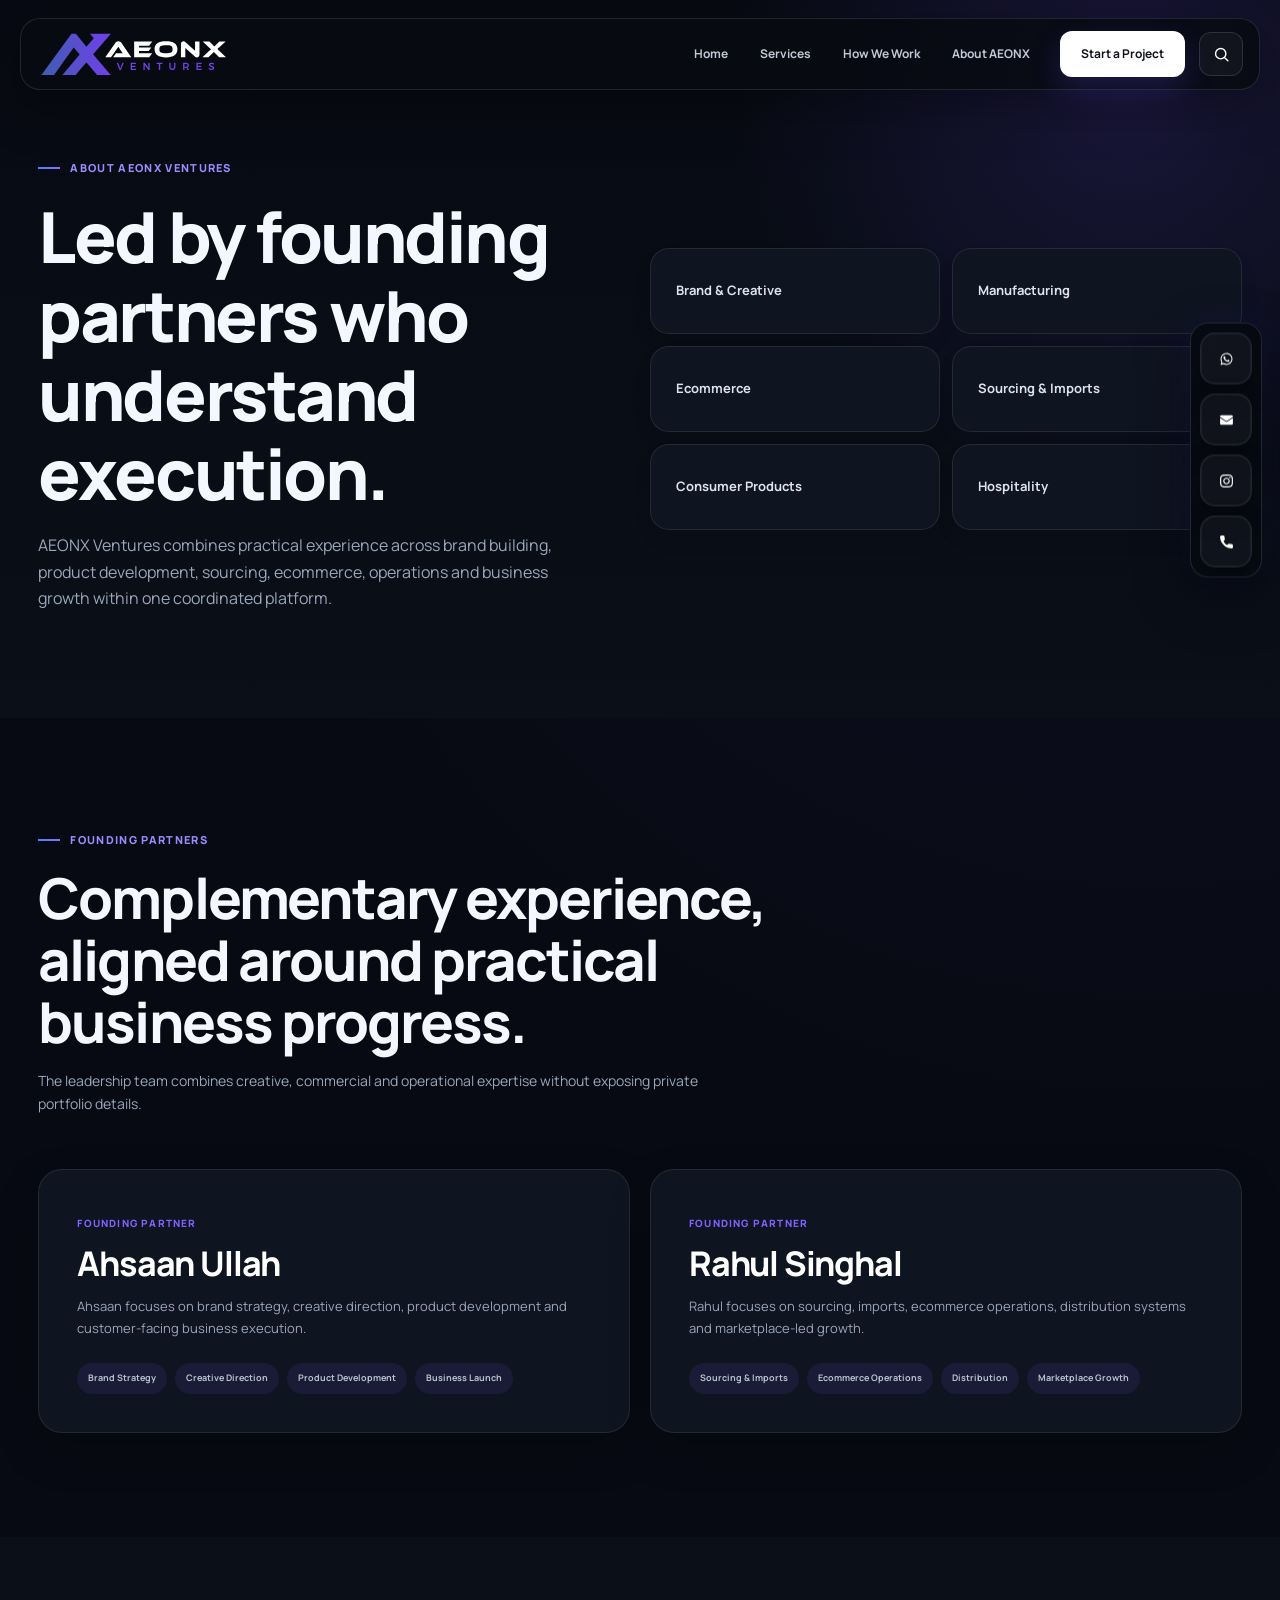
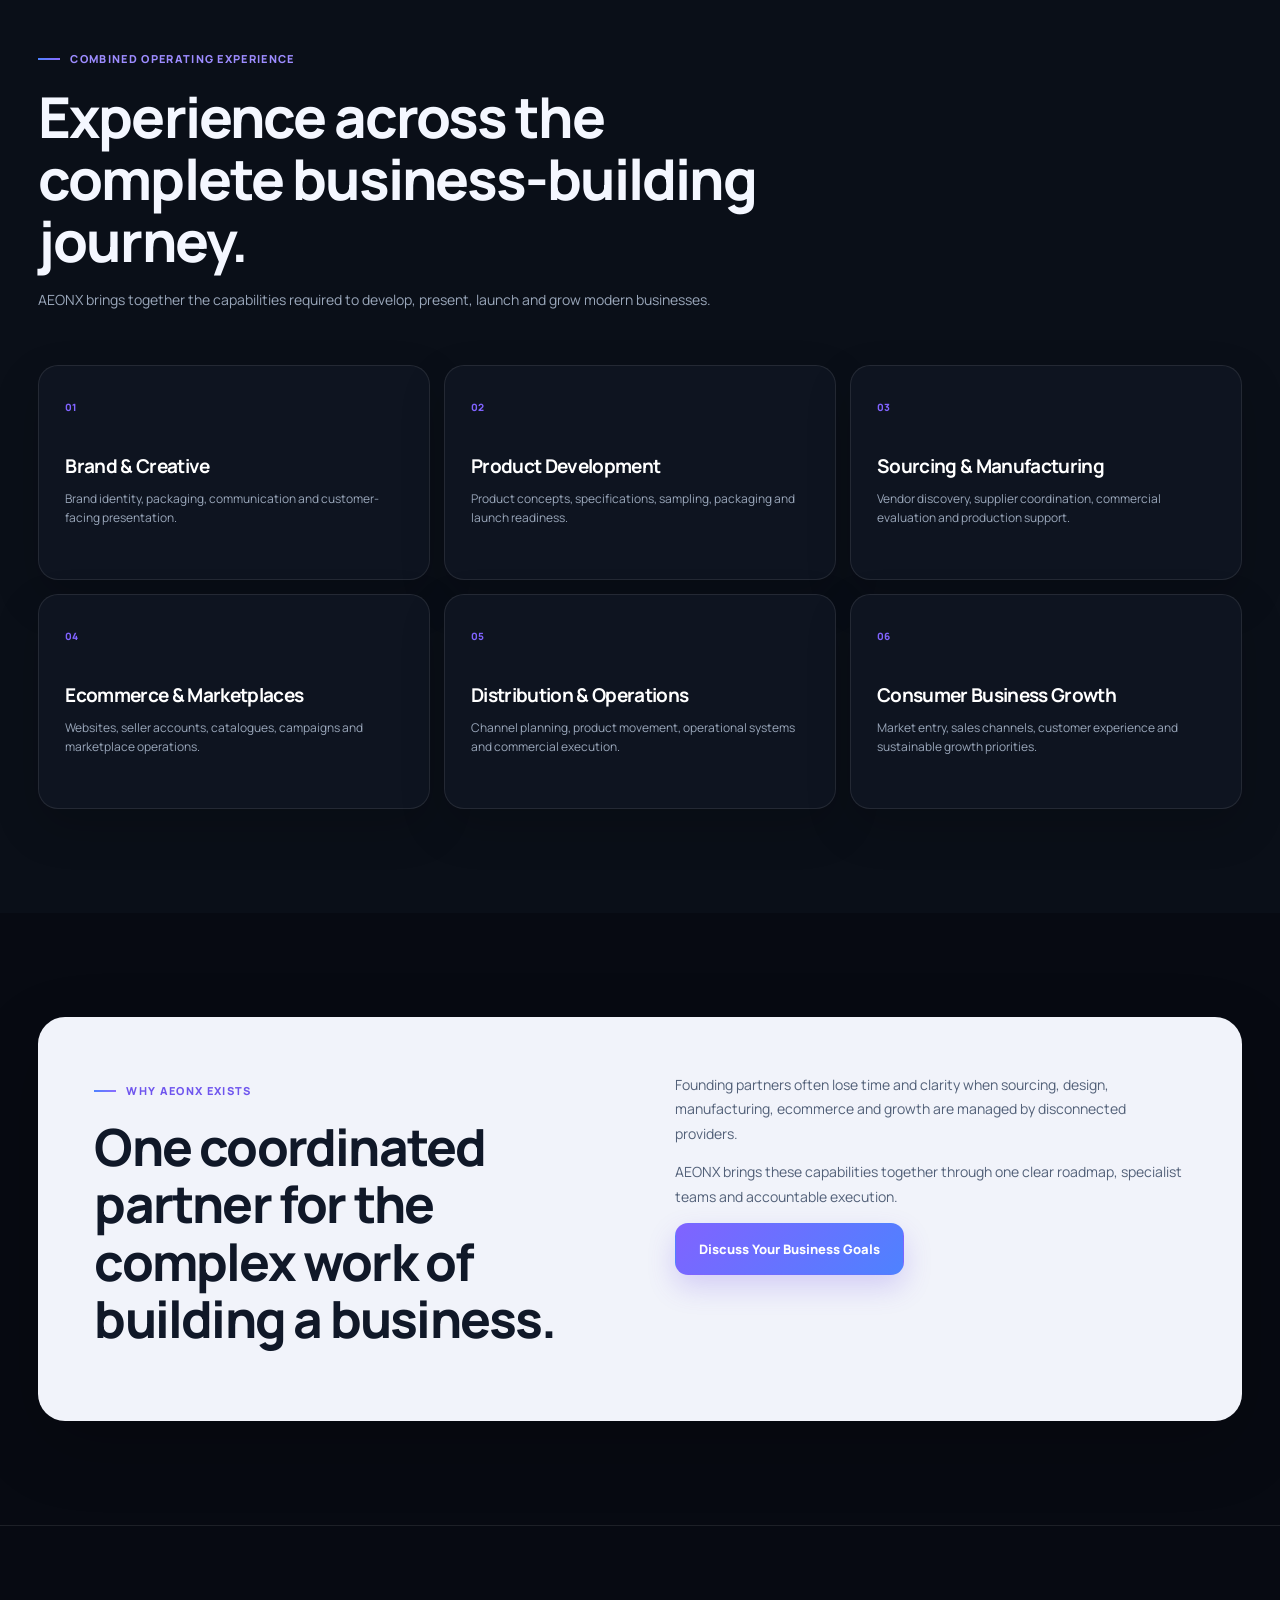
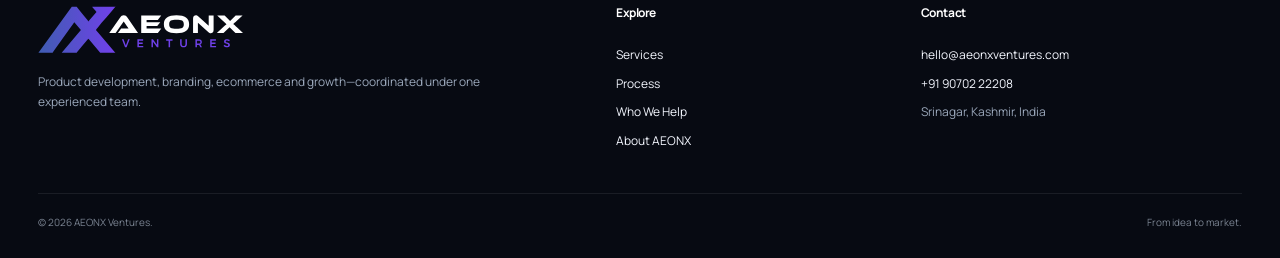
<file: about.html>
<!DOCTYPE html>

<html lang="en"><head><meta charset="utf-8"/><meta content="width=device-width,initial-scale=1" name="viewport"/><meta content="Meet the founding partners of AEONX Ventures and explore the practical experience behind the company." name="description"/><meta content="#070a12" name="theme-color"/><title>About AEONX Ventures</title><link href="https://fonts.googleapis.com" rel="preconnect"/><link crossorigin="" href="https://fonts.gstatic.com" rel="preconnect"/><link href="https://fonts.googleapis.com/css2?family=Manrope:wght@400;500;600;700;800&amp;display=swap" rel="stylesheet"/><link href="assets/aeonx-favicon.svg" rel="icon" type="image/svg+xml"/><link href="styles.css" rel="stylesheet"/><link href="client-easy-fix.css?v=1" rel="stylesheet"/>
<meta content="12" name="aeonx-layout-version"/></head><body class="dark-theme">


<header class="site-header floating-header" id="top">
<a aria-label="AEONX Ventures home" class="brand" href="index.html#home">
<img alt="AEONX Ventures" src="assets/aeonx-logo.svg"/>
</a>
<div class="header-right">
<nav aria-label="Primary navigation" class="site-nav">
<a href="index.html#home">Home</a>
<a href="index.html#services">Services</a>
<a href="index.html#process">How We Work</a>
<a href="about.html">About AEONX</a>
<a class="nav-cta" href="index.html#contact">Start a Project</a>
</nav>
<button aria-label="Search this page" class="header-search" type="button">
<svg aria-hidden="true" viewbox="0 0 24 24"><circle cx="11" cy="11" r="6.5"></circle><path d="m16 16 4 4"></path></svg>
</button>
<button aria-expanded="false" aria-label="Open navigation" class="menu-toggle" type="button">
<span></span><span></span>
</button>
</div>
</header>
<div aria-hidden="true" class="page-search" id="pageSearch">
<div class="page-search-box">
<input aria-label="Search this page" id="pageSearchInput" placeholder="Search this page..." type="search"/>
<button aria-label="Close search" id="pageSearchClose" type="button">×</button>
</div>
<div class="page-search-results" id="pageSearchResults"></div>
</div>
<div aria-hidden="true" class="cursor-glow"></div>
<main>
<section class="subhero"><div class="container subhero-grid"><div class="reveal"><span class="kicker">About AEONX Ventures</span><h1>Led by founding partners who understand execution.</h1><p>AEONX Ventures combines practical experience across brand building, product development, sourcing, ecommerce, operations and business growth within one coordinated platform.</p></div><div class="about-pill-grid reveal"><span>Brand &amp; Creative</span><span>Manufacturing</span><span>Ecommerce</span><span>Sourcing &amp; Imports</span><span>Consumer Products</span><span>Hospitality</span></div></div></section>
<section class="section leadership-section">
<div class="container">
<div class="section-heading reveal">
<span class="kicker">Founding Partners</span>
<h2>Complementary experience, aligned around practical business progress.</h2>
<p>The leadership team combines creative, commercial and operational expertise without exposing private portfolio details.</p>
</div>
<div class="partner-grid">
<article class="partner-profile reveal" id="ahsaan-partner">
<span>Founding Partner</span>
<h2>Ahsaan Ullah</h2>
<p>Ahsaan focuses on brand strategy, creative direction, product development and customer-facing business execution.</p>
<div class="partner-experience">
<b>Brand Strategy</b>
<b>Creative Direction</b>
<b>Product Development</b>
<b>Business Launch</b>
</div>
</article>
<article class="partner-profile reveal" id="rahul-partner">
<span>Founding Partner</span>
<h2>Rahul Singhal</h2>
<p>Rahul focuses on sourcing, imports, ecommerce operations, distribution systems and marketplace-led growth.</p>
<div class="partner-experience">
<b>Sourcing &amp; Imports</b>
<b>Ecommerce Operations</b>
<b>Distribution</b>
<b>Marketplace Growth</b>
</div>
</article>
</div>
</div>
</section>
<section class="section light-panel experience-section">
<div class="container">
<div class="section-heading reveal">
<span class="kicker">Combined Operating Experience</span>
<h2>Experience across the complete business-building journey.</h2>
<p>AEONX brings together the capabilities required to develop, present, launch and grow modern businesses.</p>
</div>
<div class="experience-grid">
<article class="experience-card reveal"><span>01</span><h3>Brand &amp; Creative</h3><p>Brand identity, packaging, communication and customer-facing presentation.</p></article>
<article class="experience-card reveal"><span>02</span><h3>Product Development</h3><p>Product concepts, specifications, sampling, packaging and launch readiness.</p></article>
<article class="experience-card reveal"><span>03</span><h3>Sourcing &amp; Manufacturing</h3><p>Vendor discovery, supplier coordination, commercial evaluation and production support.</p></article>
<article class="experience-card reveal"><span>04</span><h3>Ecommerce &amp; Marketplaces</h3><p>Websites, seller accounts, catalogues, campaigns and marketplace operations.</p></article>
<article class="experience-card reveal"><span>05</span><h3>Distribution &amp; Operations</h3><p>Channel planning, product movement, operational systems and commercial execution.</p></article>
<article class="experience-card reveal"><span>06</span><h3>Consumer Business Growth</h3><p>Market entry, sales channels, customer experience and sustainable growth priorities.</p></article>
</div>
</div>
</section>
<section class="section"><div class="container about-why reveal"><div><span class="kicker">Why AEONX Exists</span><h2>One coordinated partner for the complex work of building a business.</h2></div><div><p>Founding partners often lose time and clarity when sourcing, design, manufacturing, ecommerce and growth are managed by disconnected providers.</p><p>AEONX brings these capabilities together through one clear roadmap, specialist teams and accountable execution.</p><a class="btn btn-primary" href="index.html#contact">Discuss Your Business Goals</a></div></div></section>
</main><footer class="site-footer">
<div class="container footer-grid">
<div class="footer-brand"><img alt="AEONX Ventures" src="assets/aeonx-logo.svg"/><p>Product development, branding, ecommerce and growth—coordinated under one experienced team.</p></div>
<div><h3>Explore</h3><a href="index.html#services">Services</a><a href="index.html#process">Process</a><a href="index.html#who-we-help">Who We Help</a><a href="about.html">About AEONX</a></div>
<div><h3>Contact</h3><a href="mailto:hello@aeonxventures.com">hello@aeonxventures.com</a><a href="tel:+919070222208">+91 90702 22208</a><span>Srinagar, Kashmir, India</span></div>
</div>
<div class="container footer-bottom"><span>© <span id="year"></span> AEONX Ventures.</span><span>From idea to market.</span></div>
</footer>
<aside aria-label="Quick contact" class="social-contact-dock">
<a aria-label="WhatsApp" href="https://wa.me/919070222208?text=Hello%20AEONX%20Ventures%2C%20I%20would%20like%20to%20discuss%20a%20project." rel="noopener" target="_blank">
<img alt="" src="assets/icons/whatsapp.svg"/>
<span>WhatsApp</span>
</a>
<a aria-label="Email" href="mailto:hello@aeonxventures.com">
<img alt="" src="assets/icons/email.svg"/>
<span>Email</span>
</a>
<a aria-label="Instagram" href="https://www.instagram.com/aeonxventures/" rel="noopener" target="_blank">
<img alt="" src="assets/icons/instagram.svg"/>
<span>Instagram</span>
</a>
<a aria-label="Call" href="tel:+919070222208">
<img alt="" src="assets/icons/phone.svg"/>
<span>Call</span>
</a>
</aside>
<script src="script.js"></script></body></html>
</file>
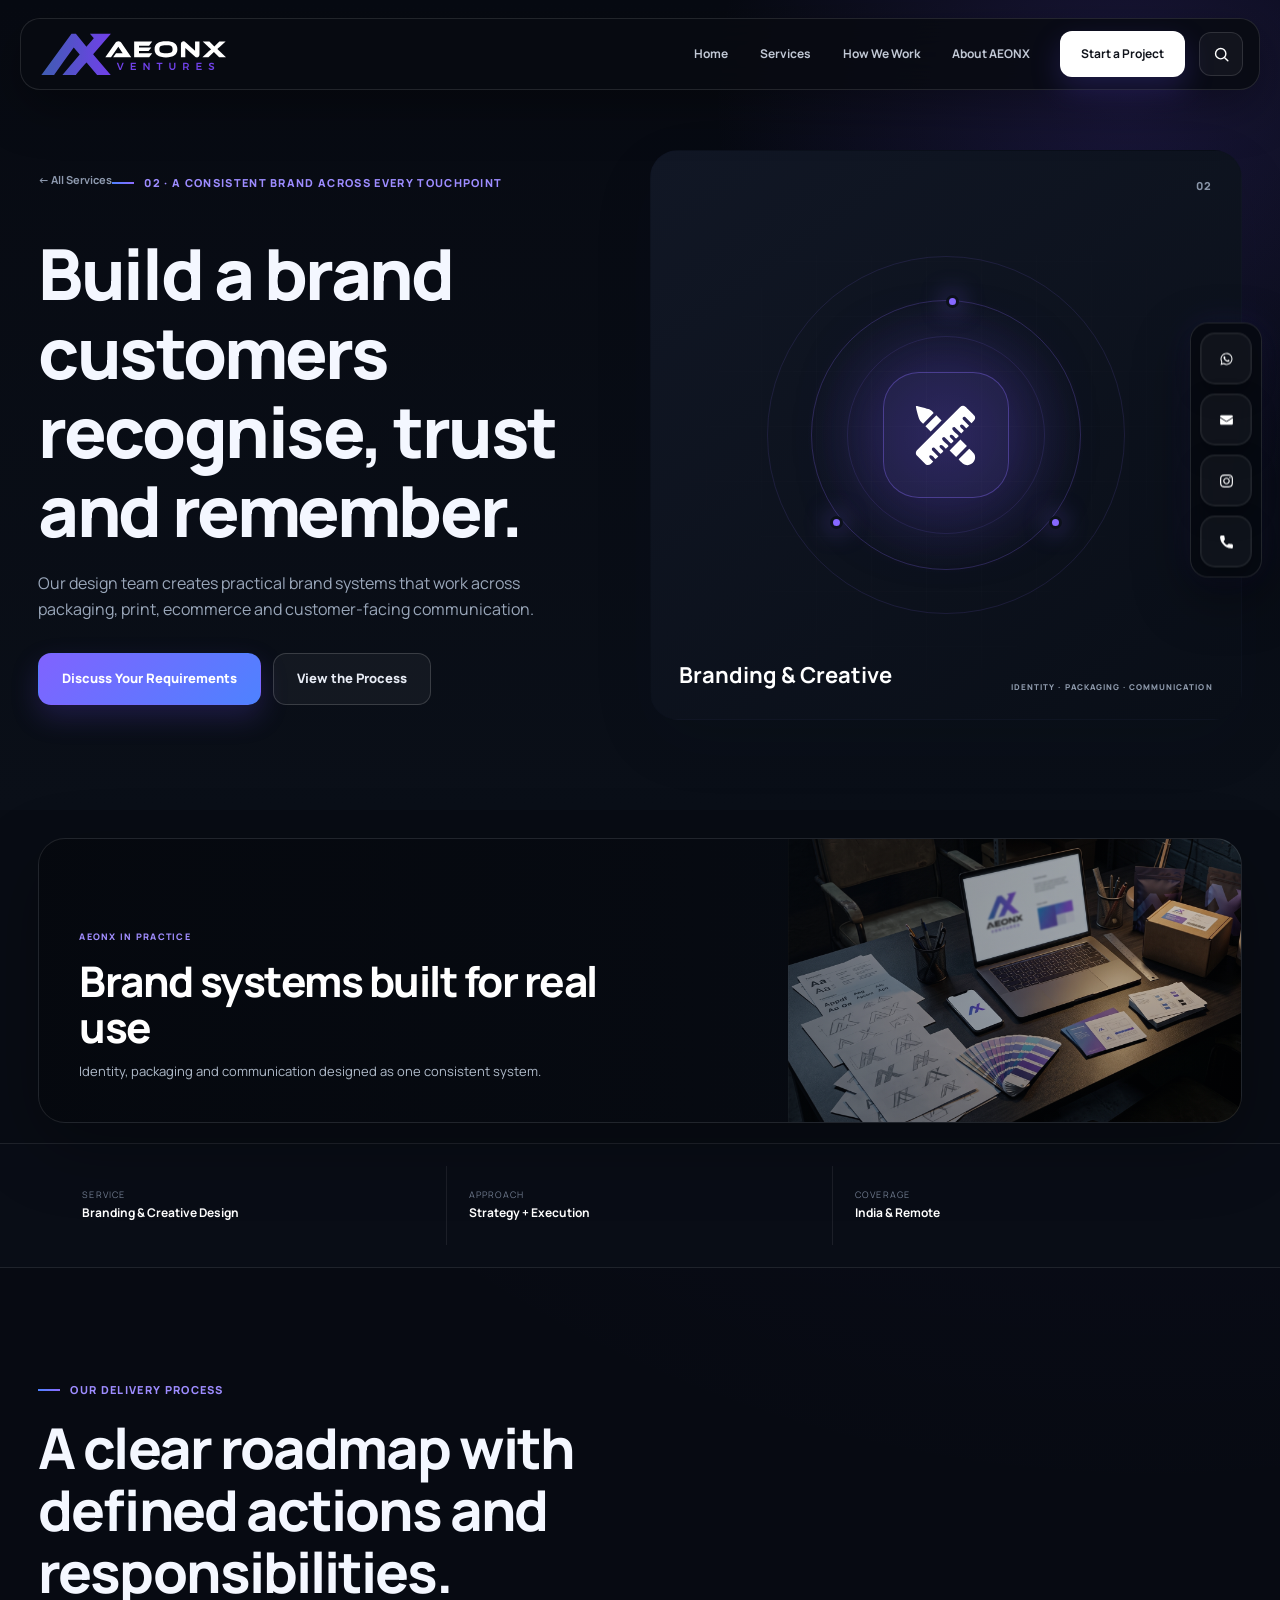
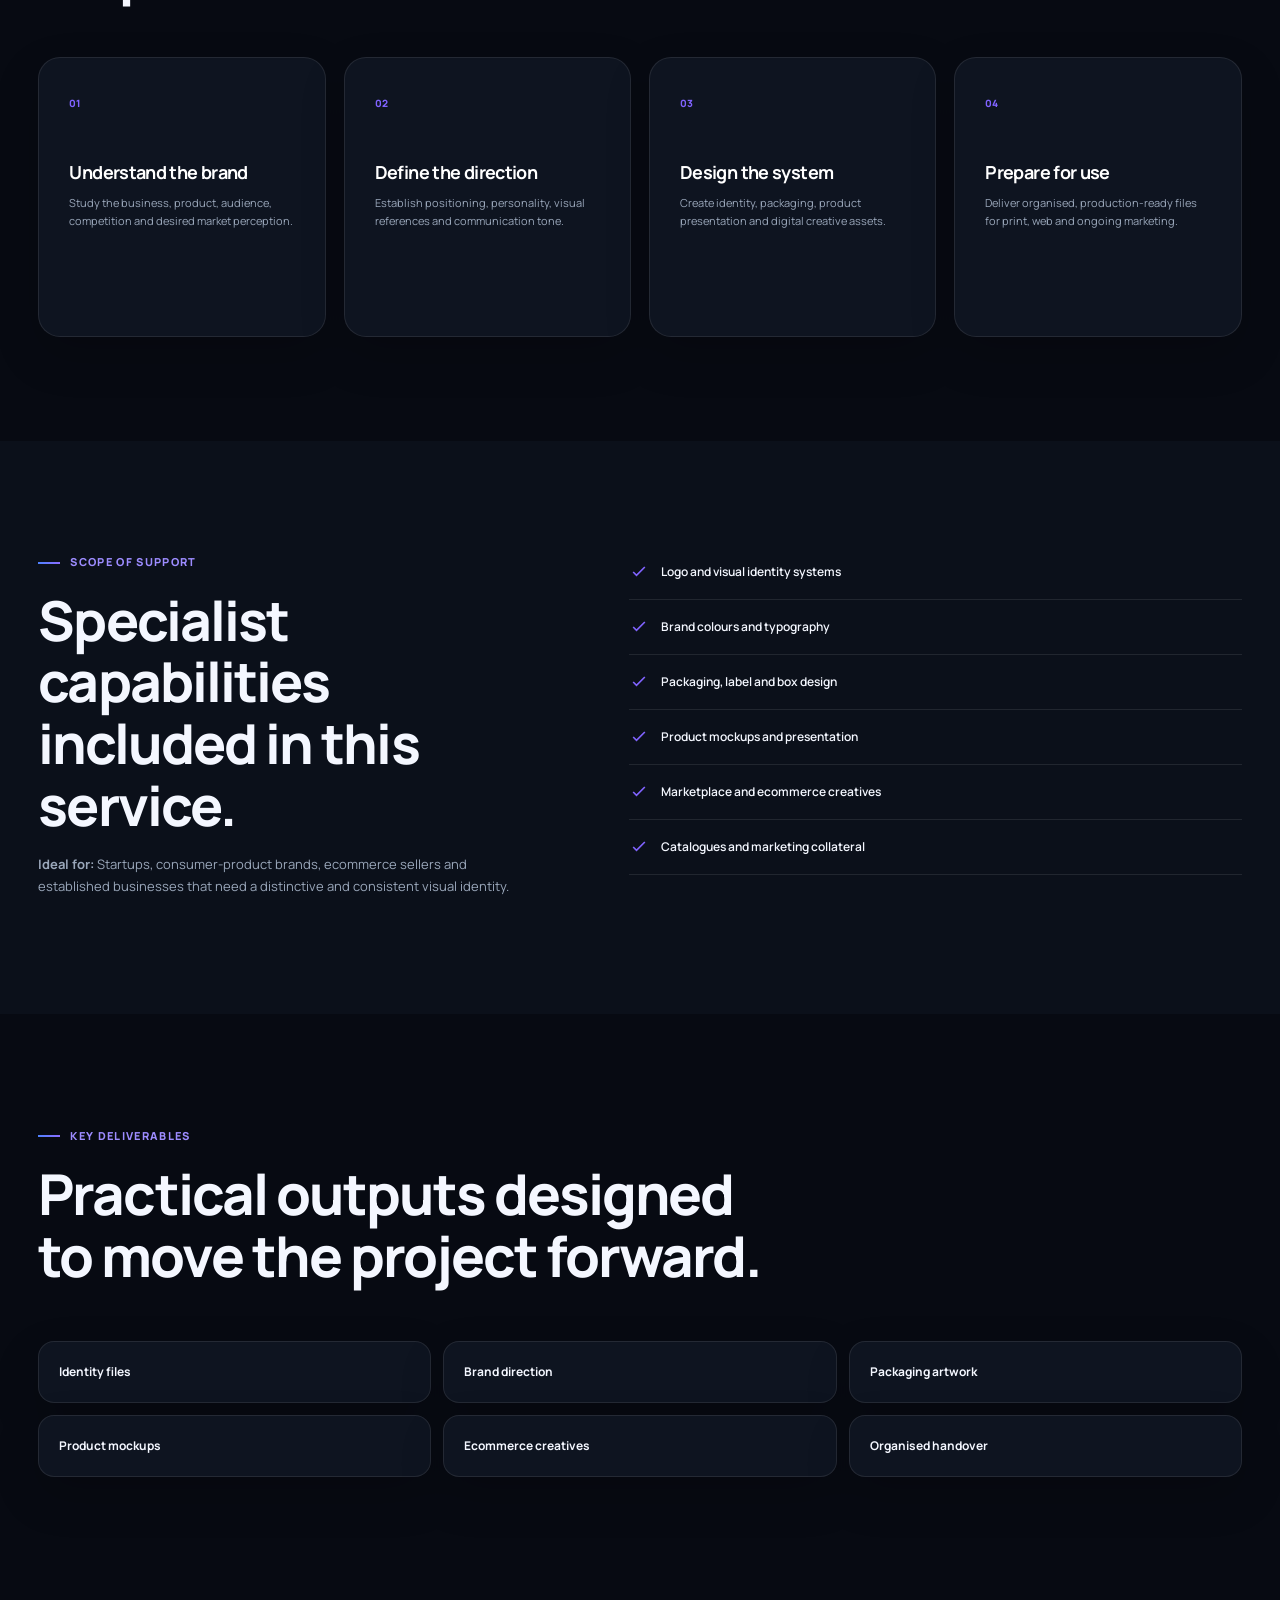
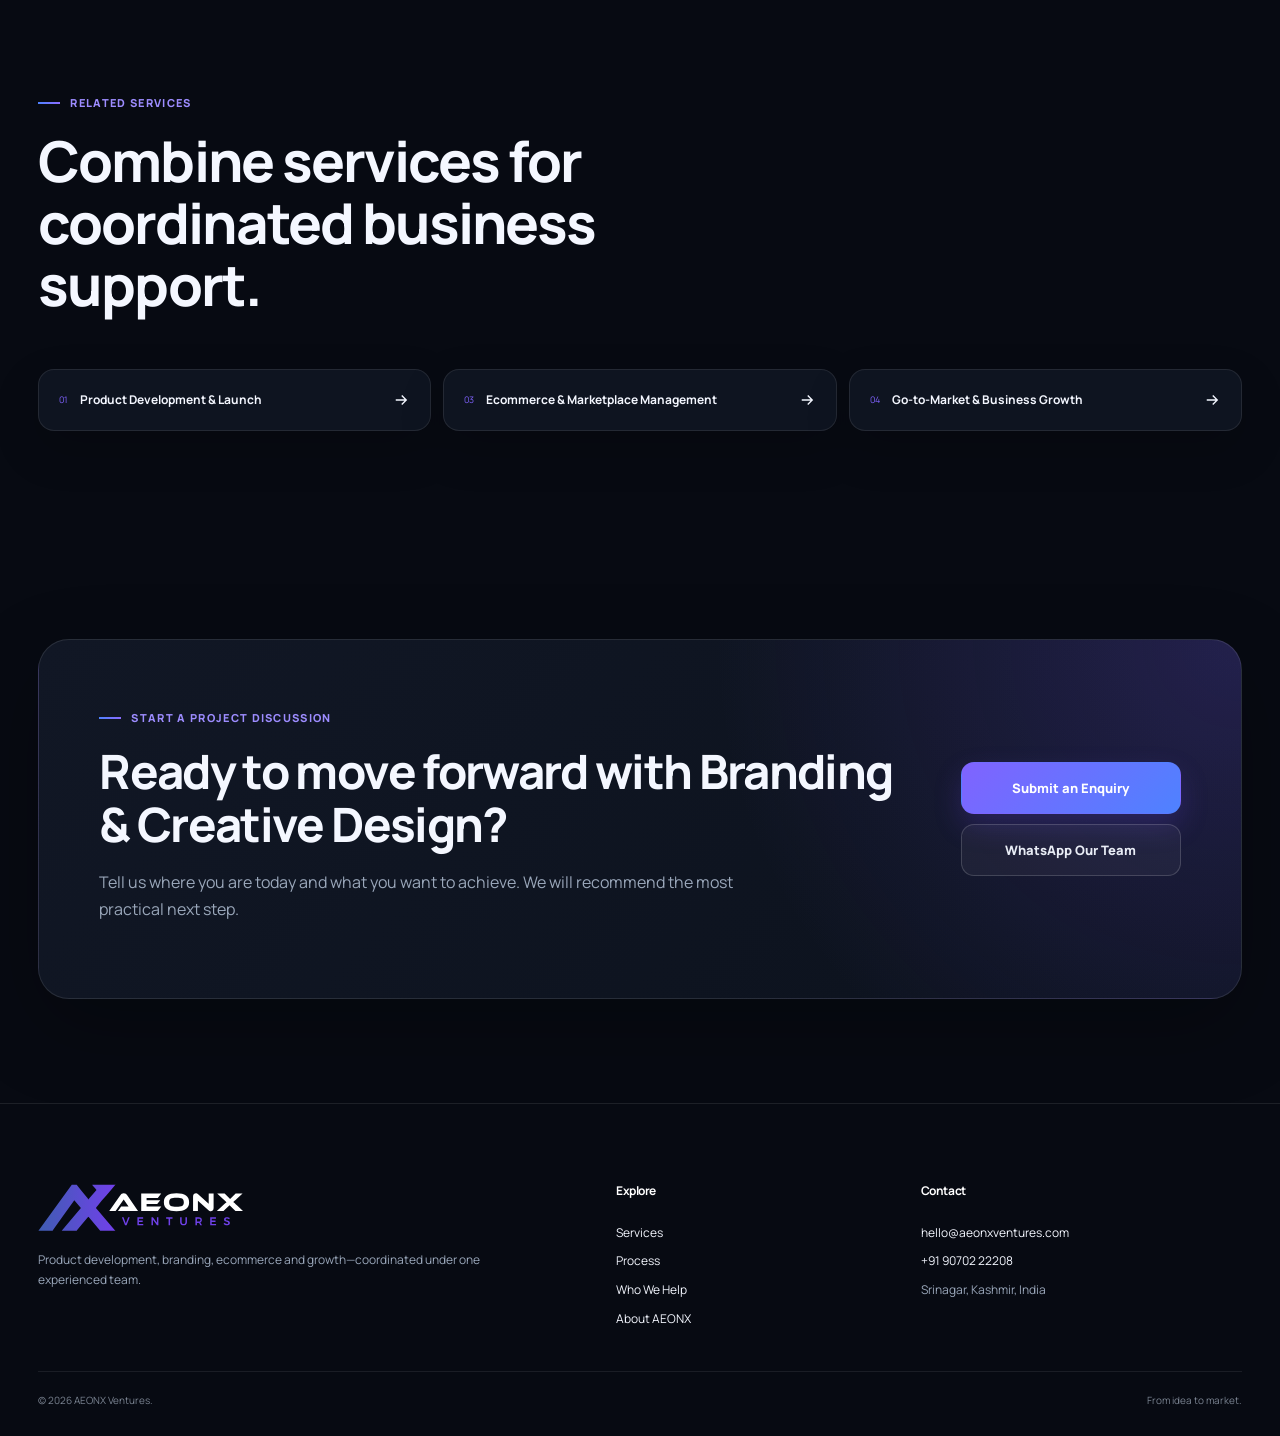
<file: branding-creative-design.html>
<!DOCTYPE html>

<html lang="en"><head><meta charset="utf-8"/><meta content="width=device-width,initial-scale=1" name="viewport"/><meta content="Build a professional visual system across identity, packaging, ecommerce, sales material and marketing communication." name="description"/><meta content="#070a12" name="theme-color"/><title>Branding &amp; Creative Design — AEONX Ventures</title><link href="https://fonts.googleapis.com" rel="preconnect"/><link crossorigin="" href="https://fonts.gstatic.com" rel="preconnect"/><link href="https://fonts.googleapis.com/css2?family=Manrope:wght@400;500;600;700;800&amp;display=swap" rel="stylesheet"/><link href="assets/aeonx-favicon.svg" rel="icon" type="image/svg+xml"/><link href="styles.css" rel="stylesheet"/><link href="client-easy-fix.css?v=1" rel="stylesheet"/>
<meta content="12" name="aeonx-layout-version"/></head><body class="dark-theme">
<header class="site-header floating-header" id="top">
<a aria-label="AEONX Ventures home" class="brand" href="index.html#home">
<img alt="AEONX Ventures" src="assets/aeonx-logo.svg"/>
</a>
<div class="header-right">
<nav aria-label="Primary navigation" class="site-nav">
<a href="index.html#home">Home</a>
<a href="index.html#services">Services</a>
<a href="index.html#process">How We Work</a>
<a href="about.html">About AEONX</a>
<a class="nav-cta" href="index.html#contact">Start a Project</a>
</nav>
<button aria-label="Search this page" class="header-search" type="button">
<svg aria-hidden="true" viewbox="0 0 24 24"><circle cx="11" cy="11" r="6.5"></circle><path d="m16 16 4 4"></path></svg>
</button>
<button aria-expanded="false" aria-label="Open navigation" class="menu-toggle" type="button">
<span></span><span></span>
</button>
</div>
</header>
<div aria-hidden="true" class="page-search" id="pageSearch">
<div class="page-search-box">
<input aria-label="Search this page" id="pageSearchInput" placeholder="Search this page..." type="search"/>
<button aria-label="Close search" id="pageSearchClose" type="button">×</button>
</div>
<div class="page-search-results" id="pageSearchResults"></div>
</div>
<div aria-hidden="true" class="cursor-glow"></div>
<main>
<section class="service-hero"><div class="container service-hero-grid"><div class="reveal"><a class="back-link" href="index.html#services">← All Services</a><span class="kicker">02 · A consistent brand across every touchpoint</span><h1>Build a brand customers recognise, trust and remember.</h1><p>Our design team creates practical brand systems that work across packaging, print, ecommerce and customer-facing communication.</p><div class="hero-actions"><a class="btn btn-primary" href="index.html#contact">Discuss Your Requirements</a><a class="btn btn-secondary" href="#process">View the Process</a></div></div><figure class="service-hero-image service-icon-hero reveal">
<div aria-hidden="true" class="service-hero-grid-lines"></div>
<span class="service-hero-number">02</span>
<div class="service-hero-orbit">
<span></span><span></span><span></span>
<div class="service-hero-icon"><img alt="" src="assets/loader-icons/loader-icon-design.svg"/></div>
</div>
<div class="service-hero-label">
<strong>Branding &amp; Creative</strong>
<small>IDENTITY · PACKAGING · COMMUNICATION</small>
</div>
</figure></div></section>
<section class="service-photo-section">
<div class="container">
<article class="service-photo-banner reveal" style="--service-banner-image:url('home-branding-design.webp')">
<div>
<span>AEONX IN PRACTICE</span>
<h2>Brand systems built for real use</h2>
<p>Identity, packaging and communication designed as one consistent system.</p>
</div>
</article>
</div>
</section>
<section class="service-summary"><div class="container"><div><span>Service</span><strong>Branding &amp; Creative Design</strong></div><div><span>Approach</span><strong>Strategy + Execution</strong></div><div><span>Coverage</span><strong>India &amp; Remote</strong></div></div></section>
<section class="section" id="process"><div class="container"><div class="section-heading reveal"><span class="kicker">Our Delivery Process</span><h2>A clear roadmap with defined actions and responsibilities.</h2></div><div class="steps-grid"><article class="step-card reveal"><span>01</span><h3>Understand the brand</h3><p>Study the business, product, audience, competition and desired market perception.</p></article><article class="step-card reveal"><span>02</span><h3>Define the direction</h3><p>Establish positioning, personality, visual references and communication tone.</p></article><article class="step-card reveal"><span>03</span><h3>Design the system</h3><p>Create identity, packaging, product presentation and digital creative assets.</p></article><article class="step-card reveal"><span>04</span><h3>Prepare for use</h3><p>Deliver organised, production-ready files for print, web and ongoing marketing.</p></article></div></div></section>
<section class="section light-panel"><div class="container scope-grid"><div class="reveal"><span class="kicker">Scope of Support</span><h2>Specialist capabilities included in this service.</h2><p><strong>Ideal for:</strong> Startups, consumer-product brands, ecommerce sellers and established businesses that need a distinctive and consistent visual identity.</p></div><ul class="check-list reveal"><li><svg aria-hidden="true" viewbox="0 0 24 24"><path d="m5 12 4 4L19 6"></path></svg><span>Logo and visual identity systems</span></li><li><svg aria-hidden="true" viewbox="0 0 24 24"><path d="m5 12 4 4L19 6"></path></svg><span>Brand colours and typography</span></li><li><svg aria-hidden="true" viewbox="0 0 24 24"><path d="m5 12 4 4L19 6"></path></svg><span>Packaging, label and box design</span></li><li><svg aria-hidden="true" viewbox="0 0 24 24"><path d="m5 12 4 4L19 6"></path></svg><span>Product mockups and presentation</span></li><li><svg aria-hidden="true" viewbox="0 0 24 24"><path d="m5 12 4 4L19 6"></path></svg><span>Marketplace and ecommerce creatives</span></li><li><svg aria-hidden="true" viewbox="0 0 24 24"><path d="m5 12 4 4L19 6"></path></svg><span>Catalogues and marketing collateral</span></li></ul></div></section>
<section class="section"><div class="container"><div class="section-heading reveal"><span class="kicker">Key Deliverables</span><h2>Practical outputs designed to move the project forward.</h2></div><div class="deliverable-grid reveal"><span>Identity files</span><span>Brand direction</span><span>Packaging artwork</span><span>Product mockups</span><span>Ecommerce creatives</span><span>Organised handover</span></div></div></section>
<section class="section related-section"><div class="container"><div class="section-heading reveal"><span class="kicker">Related Services</span><h2>Combine services for coordinated business support.</h2></div><div class="related-links"><a href="product-development-launch.html"><span>01</span><strong>Product Development &amp; Launch</strong><svg aria-hidden="true" viewbox="0 0 24 24"><path d="M5 12h14M13 6l6 6-6 6"></path></svg></a><a href="ecommerce-marketplace-management.html"><span>03</span><strong>Ecommerce &amp; Marketplace Management</strong><svg aria-hidden="true" viewbox="0 0 24 24"><path d="M5 12h14M13 6l6 6-6 6"></path></svg></a><a href="go-to-market-business-growth.html"><span>04</span><strong>Go-to-Market &amp; Business Growth</strong><svg aria-hidden="true" viewbox="0 0 24 24"><path d="M5 12h14M13 6l6 6-6 6"></path></svg></a></div></div></section>
<section class="section service-cta"><div class="container cta-panel reveal"><div><span class="kicker">Start a Project Discussion</span><h2>Ready to move forward with Branding &amp; Creative Design?</h2><p>Tell us where you are today and what you want to achieve. We will recommend the most practical next step.</p></div><div><a class="btn btn-primary" href="index.html#contact">Submit an Enquiry</a><a class="btn btn-secondary" href="https://wa.me/919070222208" rel="noopener" target="_blank">WhatsApp Our Team</a></div></div></section>
</main><footer class="site-footer">
<div class="container footer-grid">
<div class="footer-brand"><img alt="AEONX Ventures" src="assets/aeonx-logo.svg"/><p>Product development, branding, ecommerce and growth—coordinated under one experienced team.</p></div>
<div><h3>Explore</h3><a href="index.html#services">Services</a><a href="index.html#process">Process</a><a href="index.html#who-we-help">Who We Help</a><a href="about.html">About AEONX</a></div>
<div><h3>Contact</h3><a href="mailto:hello@aeonxventures.com">hello@aeonxventures.com</a><a href="tel:+919070222208">+91 90702 22208</a><span>Srinagar, Kashmir, India</span></div>
</div>
<div class="container footer-bottom"><span>© <span id="year"></span> AEONX Ventures.</span><span>From idea to market.</span></div>
</footer>
<aside aria-label="Quick contact" class="social-contact-dock">
<a aria-label="WhatsApp" href="https://wa.me/919070222208?text=Hello%20AEONX%20Ventures%2C%20I%20would%20like%20to%20discuss%20a%20project." rel="noopener" target="_blank">
<img alt="" src="assets/icons/whatsapp.svg"/>
<span>WhatsApp</span>
</a>
<a aria-label="Email" href="mailto:hello@aeonxventures.com">
<img alt="" src="assets/icons/email.svg"/>
<span>Email</span>
</a>
<a aria-label="Instagram" href="https://www.instagram.com/aeonxventures/" rel="noopener" target="_blank">
<img alt="" src="assets/icons/instagram.svg"/>
<span>Instagram</span>
</a>
<a aria-label="Call" href="tel:+919070222208">
<img alt="" src="assets/icons/phone.svg"/>
<span>Call</span>
</a>
</aside>
<script src="script.js"></script></body></html>
</file>
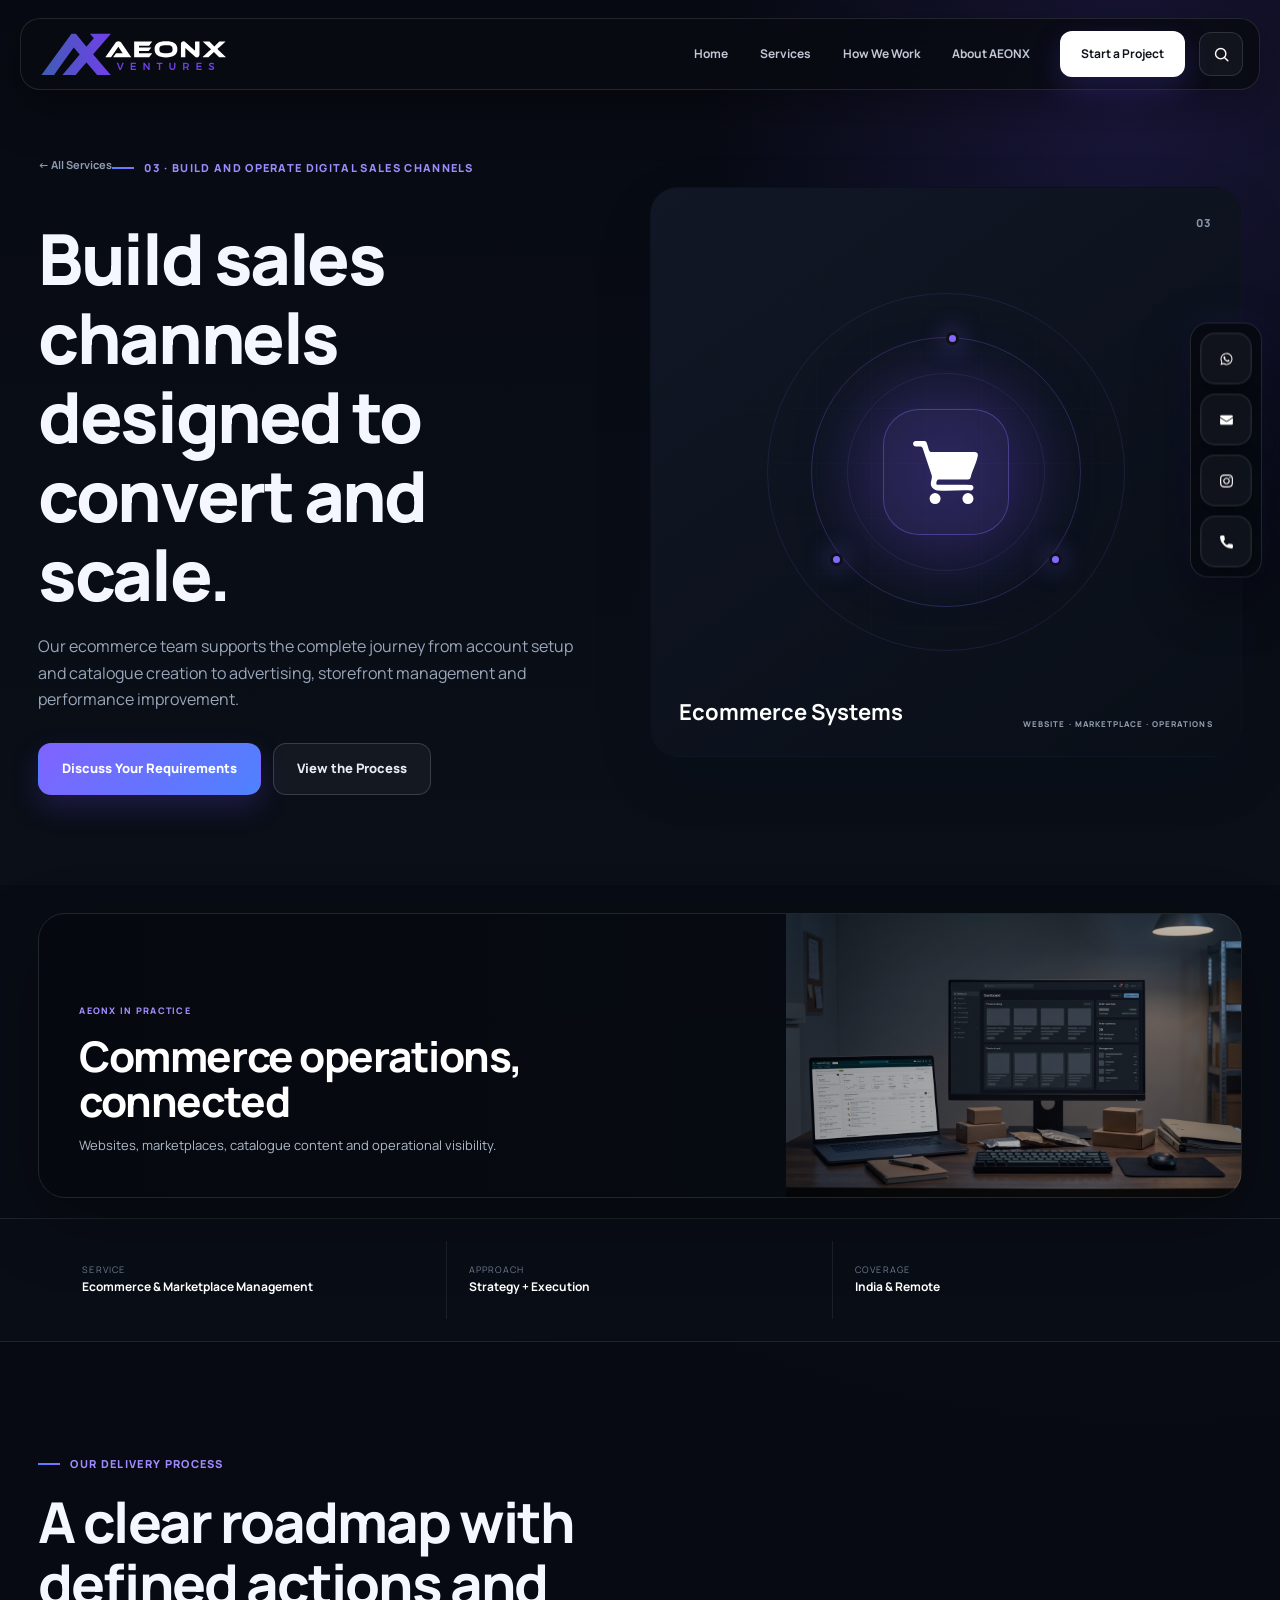
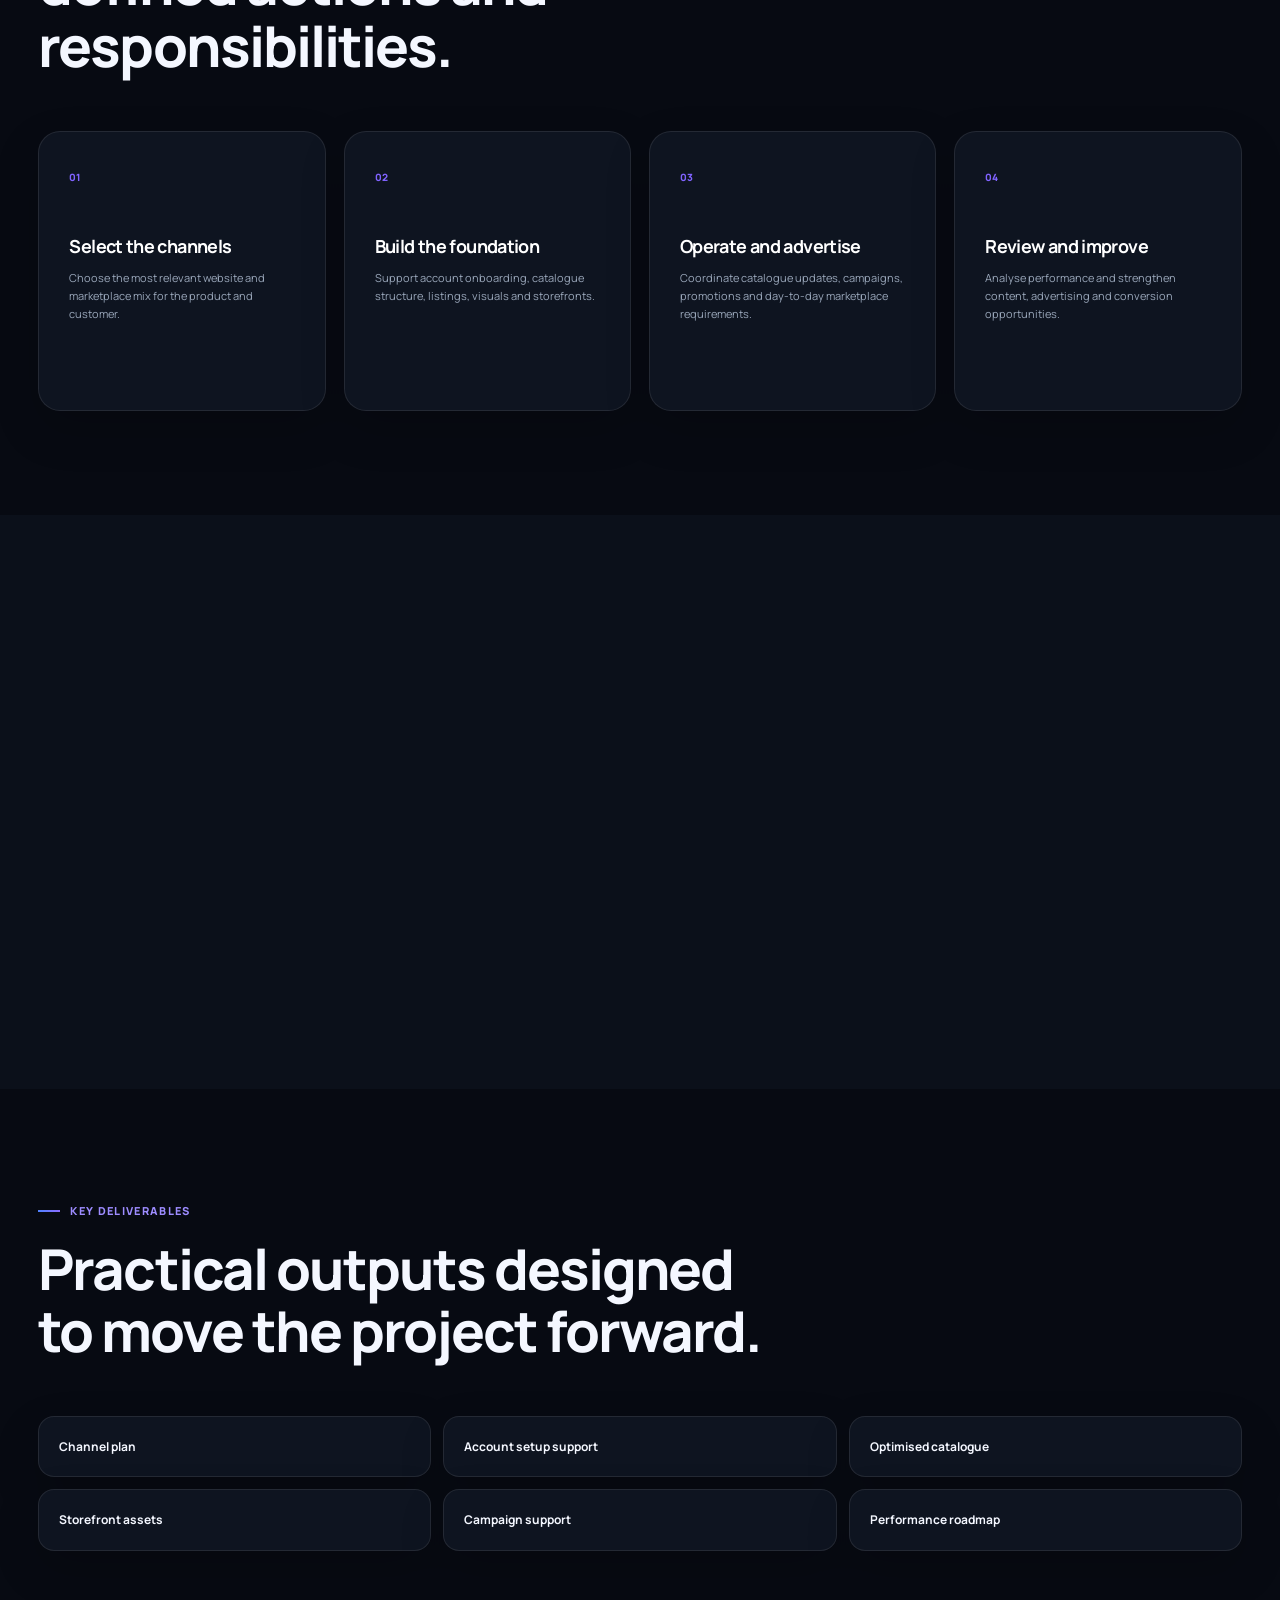
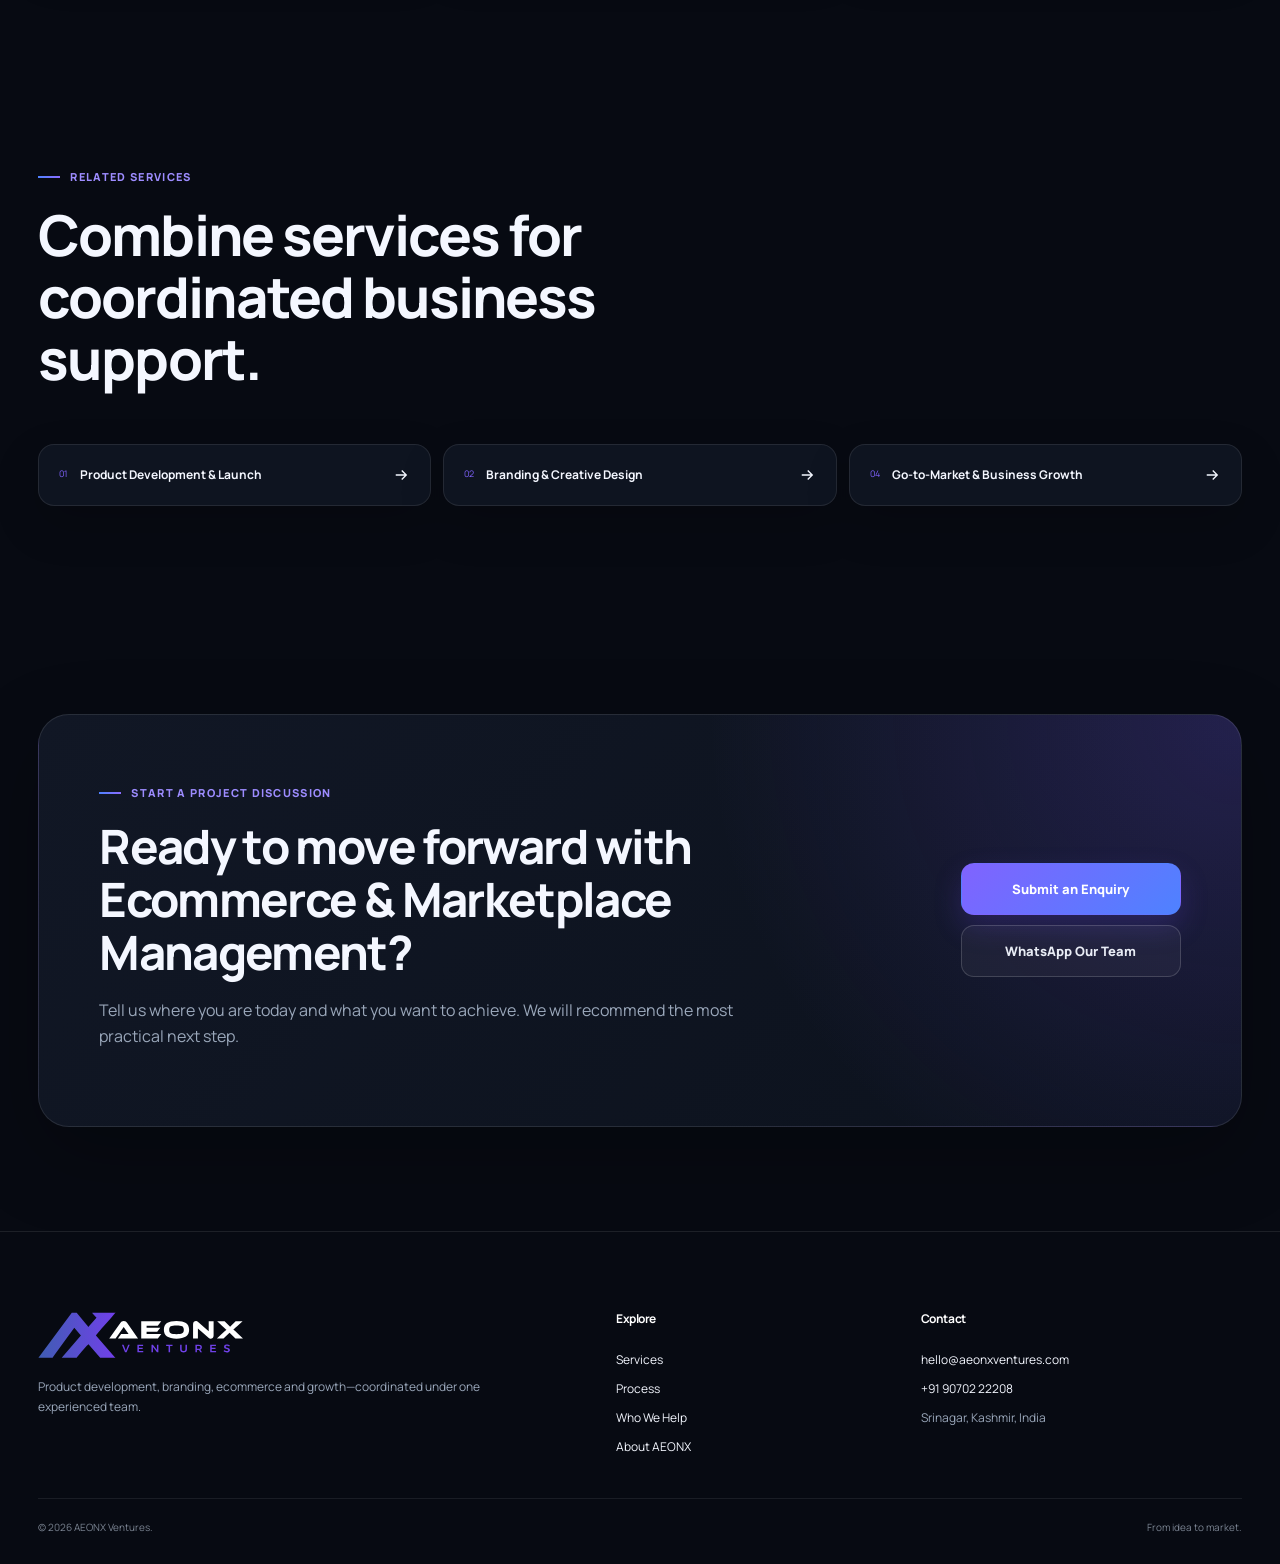
<file: ecommerce-marketplace-management.html>
<!DOCTYPE html>

<html lang="en"><head><meta charset="utf-8"/><meta content="width=device-width,initial-scale=1" name="viewport"/><meta content="Launch and manage websites, Amazon, Flipkart and other marketplace channels with listings, advertising and operational support." name="description"/><meta content="#070a12" name="theme-color"/><title>Ecommerce &amp; Marketplace Management — AEONX Ventures</title><link href="https://fonts.googleapis.com" rel="preconnect"/><link crossorigin="" href="https://fonts.gstatic.com" rel="preconnect"/><link href="https://fonts.googleapis.com/css2?family=Manrope:wght@400;500;600;700;800&amp;display=swap" rel="stylesheet"/><link href="assets/aeonx-favicon.svg" rel="icon" type="image/svg+xml"/><link href="styles.css" rel="stylesheet"/><link href="client-easy-fix.css?v=1" rel="stylesheet"/>
<meta content="12" name="aeonx-layout-version"/></head><body class="dark-theme">
<header class="site-header floating-header" id="top">
<a aria-label="AEONX Ventures home" class="brand" href="index.html#home">
<img alt="AEONX Ventures" src="assets/aeonx-logo.svg"/>
</a>
<div class="header-right">
<nav aria-label="Primary navigation" class="site-nav">
<a href="index.html#home">Home</a>
<a href="index.html#services">Services</a>
<a href="index.html#process">How We Work</a>
<a href="about.html">About AEONX</a>
<a class="nav-cta" href="index.html#contact">Start a Project</a>
</nav>
<button aria-label="Search this page" class="header-search" type="button">
<svg aria-hidden="true" viewbox="0 0 24 24"><circle cx="11" cy="11" r="6.5"></circle><path d="m16 16 4 4"></path></svg>
</button>
<button aria-expanded="false" aria-label="Open navigation" class="menu-toggle" type="button">
<span></span><span></span>
</button>
</div>
</header>
<div aria-hidden="true" class="page-search" id="pageSearch">
<div class="page-search-box">
<input aria-label="Search this page" id="pageSearchInput" placeholder="Search this page..." type="search"/>
<button aria-label="Close search" id="pageSearchClose" type="button">×</button>
</div>
<div class="page-search-results" id="pageSearchResults"></div>
</div>
<div aria-hidden="true" class="cursor-glow"></div>
<main>
<section class="service-hero"><div class="container service-hero-grid"><div class="reveal"><a class="back-link" href="index.html#services">← All Services</a><span class="kicker">03 · Build and operate digital sales channels</span><h1>Build sales channels designed to convert and scale.</h1><p>Our ecommerce team supports the complete journey from account setup and catalogue creation to advertising, storefront management and performance improvement.</p><div class="hero-actions"><a class="btn btn-primary" href="index.html#contact">Discuss Your Requirements</a><a class="btn btn-secondary" href="#process">View the Process</a></div></div><figure class="service-hero-image service-icon-hero reveal">
<div aria-hidden="true" class="service-hero-grid-lines"></div>
<span class="service-hero-number">03</span>
<div class="service-hero-orbit">
<span></span><span></span><span></span>
<div class="service-hero-icon"><img alt="" src="assets/loader-icons/loader-icon-commerce.svg"/></div>
</div>
<div class="service-hero-label">
<strong>Ecommerce Systems</strong>
<small>WEBSITE · MARKETPLACE · OPERATIONS</small>
</div>
</figure></div></section>
<section class="service-photo-section">
<div class="container">
<article class="service-photo-banner reveal" style="--service-banner-image:url('home-ecommerce-management.webp')">
<div>
<span>AEONX IN PRACTICE</span>
<h2>Commerce operations, connected</h2>
<p>Websites, marketplaces, catalogue content and operational visibility.</p>
</div>
</article>
</div>
</section>
<section class="service-summary"><div class="container"><div><span>Service</span><strong>Ecommerce &amp; Marketplace Management</strong></div><div><span>Approach</span><strong>Strategy + Execution</strong></div><div><span>Coverage</span><strong>India &amp; Remote</strong></div></div></section>
<section class="section" id="process"><div class="container"><div class="section-heading reveal"><span class="kicker">Our Delivery Process</span><h2>A clear roadmap with defined actions and responsibilities.</h2></div><div class="steps-grid"><article class="step-card reveal"><span>01</span><h3>Select the channels</h3><p>Choose the most relevant website and marketplace mix for the product and customer.</p></article><article class="step-card reveal"><span>02</span><h3>Build the foundation</h3><p>Support account onboarding, catalogue structure, listings, visuals and storefronts.</p></article><article class="step-card reveal"><span>03</span><h3>Operate and advertise</h3><p>Coordinate catalogue updates, campaigns, promotions and day-to-day marketplace requirements.</p></article><article class="step-card reveal"><span>04</span><h3>Review and improve</h3><p>Analyse performance and strengthen content, advertising and conversion opportunities.</p></article></div></div></section>
<section class="section light-panel"><div class="container scope-grid"><div class="reveal"><span class="kicker">Scope of Support</span><h2>Specialist capabilities included in this service.</h2><p><strong>Ideal for:</strong> Product brands, manufacturers, offline businesses entering ecommerce and sellers that need a capable marketplace operations team.</p></div><ul class="check-list reveal"><li><svg aria-hidden="true" viewbox="0 0 24 24"><path d="m5 12 4 4L19 6"></path></svg><span>Ecommerce website creation and support</span></li><li><svg aria-hidden="true" viewbox="0 0 24 24"><path d="m5 12 4 4L19 6"></path></svg><span>Amazon seller onboarding and management</span></li><li><svg aria-hidden="true" viewbox="0 0 24 24"><path d="m5 12 4 4L19 6"></path></svg><span>Flipkart and marketplace support</span></li><li><svg aria-hidden="true" viewbox="0 0 24 24"><path d="m5 12 4 4L19 6"></path></svg><span>Product listings and A+ content</span></li><li><svg aria-hidden="true" viewbox="0 0 24 24"><path d="m5 12 4 4L19 6"></path></svg><span>Marketplace advertising support</span></li><li><svg aria-hidden="true" viewbox="0 0 24 24"><path d="m5 12 4 4L19 6"></path></svg><span>Catalogue and performance management</span></li></ul></div></section>
<section class="section"><div class="container"><div class="section-heading reveal"><span class="kicker">Key Deliverables</span><h2>Practical outputs designed to move the project forward.</h2></div><div class="deliverable-grid reveal"><span>Channel plan</span><span>Account setup support</span><span>Optimised catalogue</span><span>Storefront assets</span><span>Campaign support</span><span>Performance roadmap</span></div></div></section>
<section class="section related-section"><div class="container"><div class="section-heading reveal"><span class="kicker">Related Services</span><h2>Combine services for coordinated business support.</h2></div><div class="related-links"><a href="product-development-launch.html"><span>01</span><strong>Product Development &amp; Launch</strong><svg aria-hidden="true" viewbox="0 0 24 24"><path d="M5 12h14M13 6l6 6-6 6"></path></svg></a><a href="branding-creative-design.html"><span>02</span><strong>Branding &amp; Creative Design</strong><svg aria-hidden="true" viewbox="0 0 24 24"><path d="M5 12h14M13 6l6 6-6 6"></path></svg></a><a href="go-to-market-business-growth.html"><span>04</span><strong>Go-to-Market &amp; Business Growth</strong><svg aria-hidden="true" viewbox="0 0 24 24"><path d="M5 12h14M13 6l6 6-6 6"></path></svg></a></div></div></section>
<section class="section service-cta"><div class="container cta-panel reveal"><div><span class="kicker">Start a Project Discussion</span><h2>Ready to move forward with Ecommerce &amp; Marketplace Management?</h2><p>Tell us where you are today and what you want to achieve. We will recommend the most practical next step.</p></div><div><a class="btn btn-primary" href="index.html#contact">Submit an Enquiry</a><a class="btn btn-secondary" href="https://wa.me/919070222208" rel="noopener" target="_blank">WhatsApp Our Team</a></div></div></section>
</main><footer class="site-footer">
<div class="container footer-grid">
<div class="footer-brand"><img alt="AEONX Ventures" src="assets/aeonx-logo.svg"/><p>Product development, branding, ecommerce and growth—coordinated under one experienced team.</p></div>
<div><h3>Explore</h3><a href="index.html#services">Services</a><a href="index.html#process">Process</a><a href="index.html#who-we-help">Who We Help</a><a href="about.html">About AEONX</a></div>
<div><h3>Contact</h3><a href="mailto:hello@aeonxventures.com">hello@aeonxventures.com</a><a href="tel:+919070222208">+91 90702 22208</a><span>Srinagar, Kashmir, India</span></div>
</div>
<div class="container footer-bottom"><span>© <span id="year"></span> AEONX Ventures.</span><span>From idea to market.</span></div>
</footer>
<aside aria-label="Quick contact" class="social-contact-dock">
<a aria-label="WhatsApp" href="https://wa.me/919070222208?text=Hello%20AEONX%20Ventures%2C%20I%20would%20like%20to%20discuss%20a%20project." rel="noopener" target="_blank">
<img alt="" src="assets/icons/whatsapp.svg"/>
<span>WhatsApp</span>
</a>
<a aria-label="Email" href="mailto:hello@aeonxventures.com">
<img alt="" src="assets/icons/email.svg"/>
<span>Email</span>
</a>
<a aria-label="Instagram" href="https://www.instagram.com/aeonxventures/" rel="noopener" target="_blank">
<img alt="" src="assets/icons/instagram.svg"/>
<span>Instagram</span>
</a>
<a aria-label="Call" href="tel:+919070222208">
<img alt="" src="assets/icons/phone.svg"/>
<span>Call</span>
</a>
</aside>
<script src="script.js"></script></body></html>
</file>
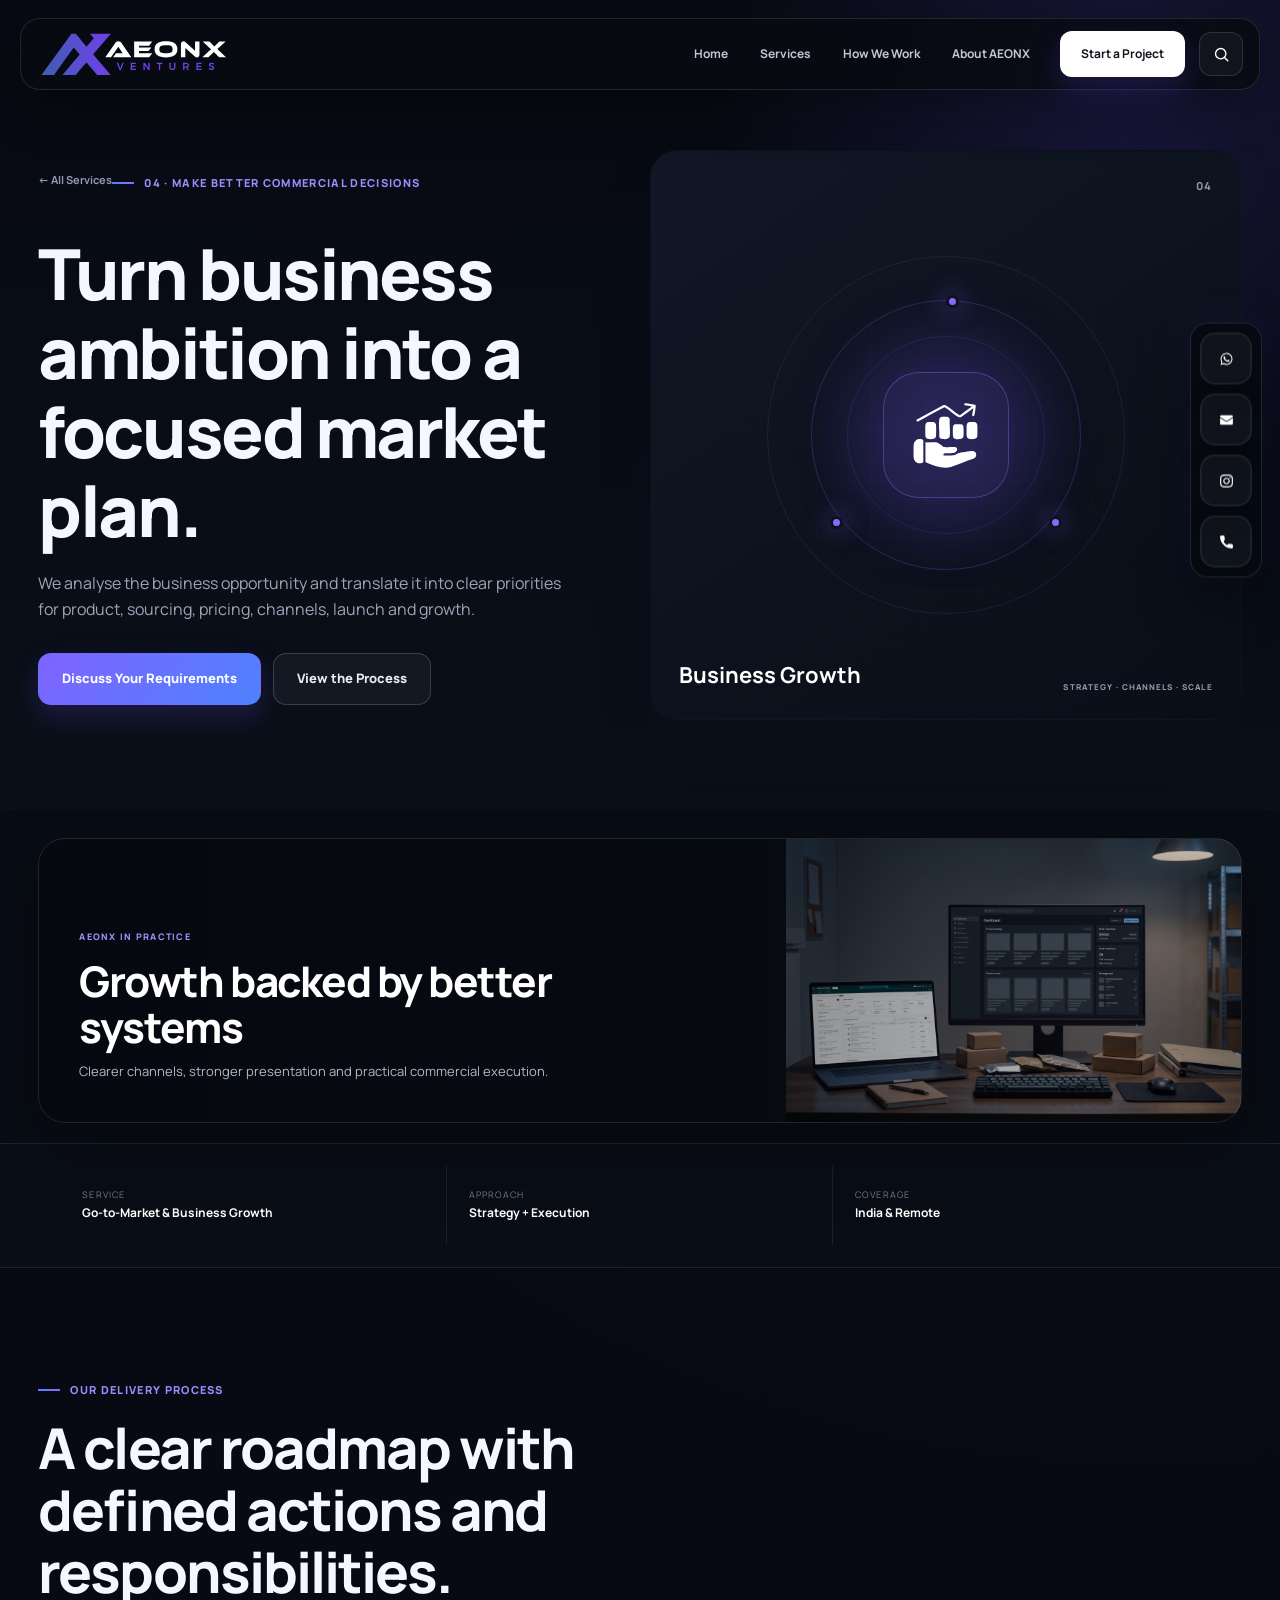
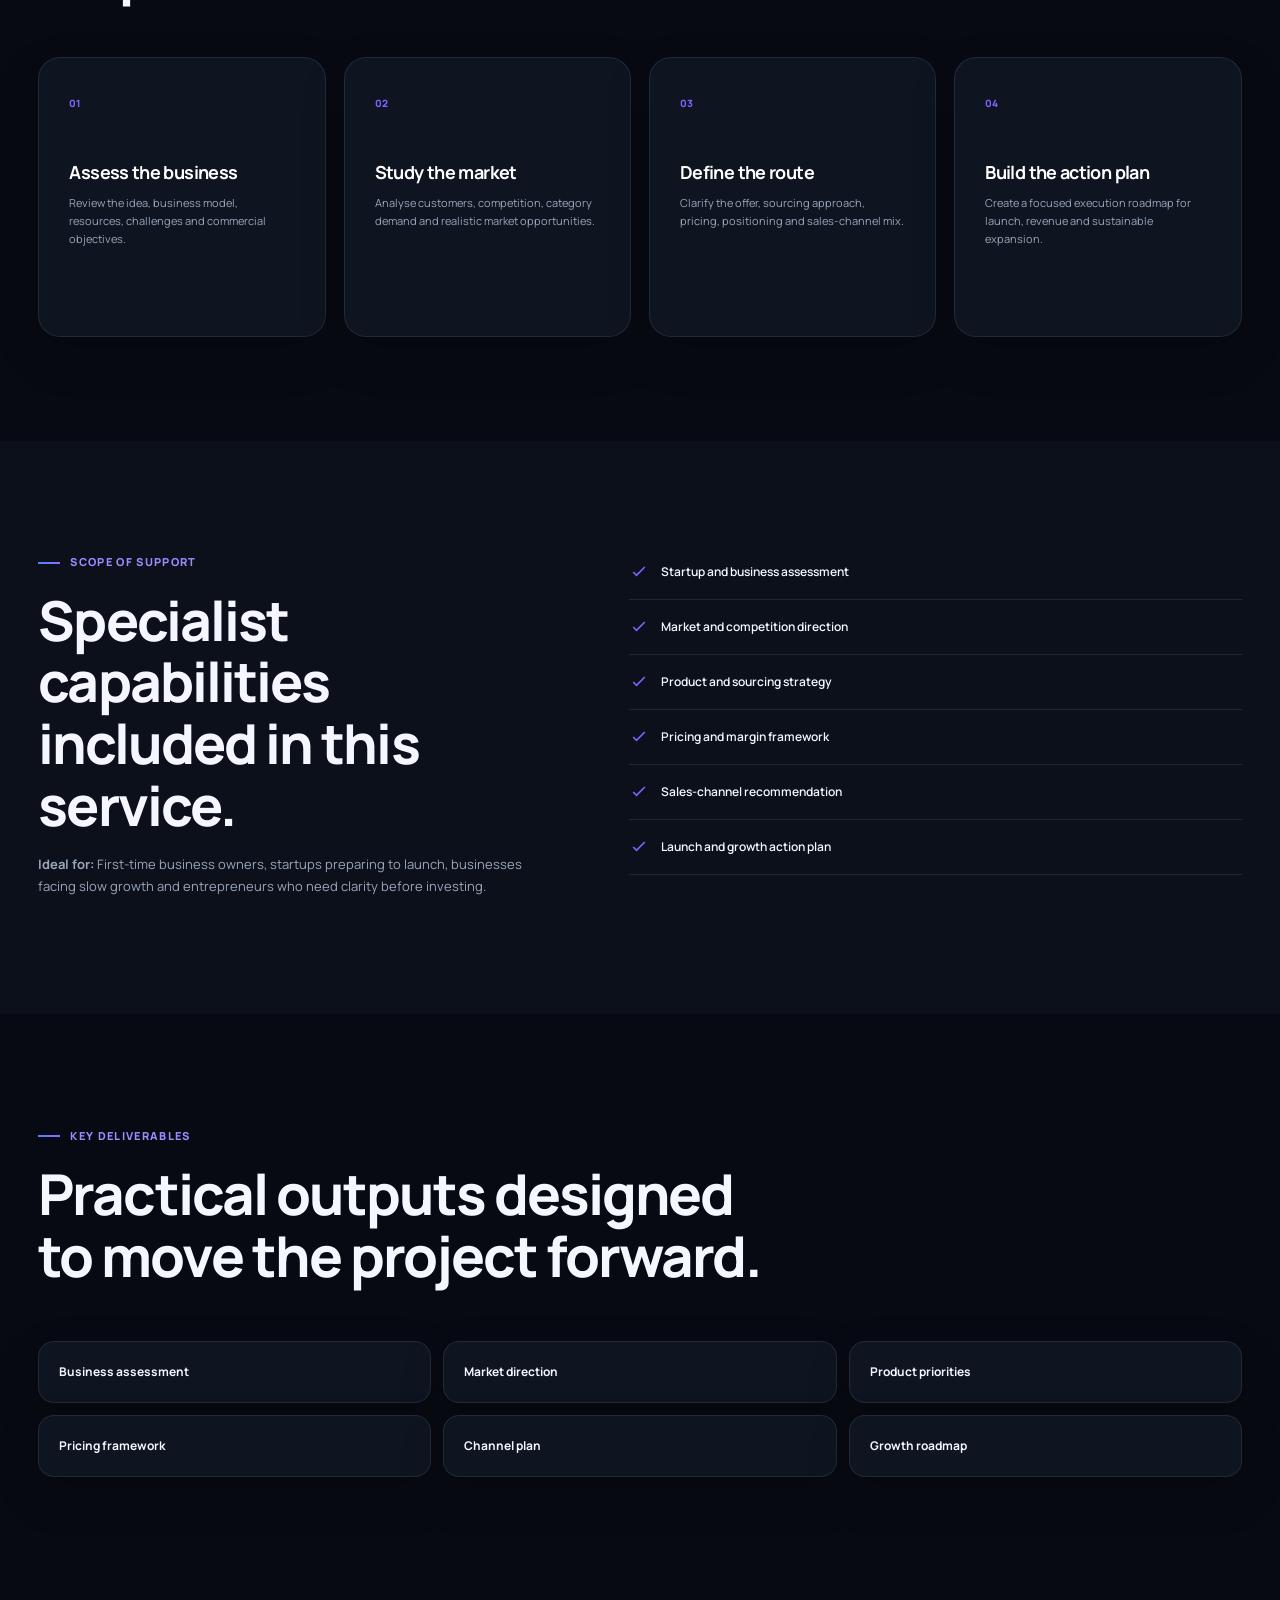
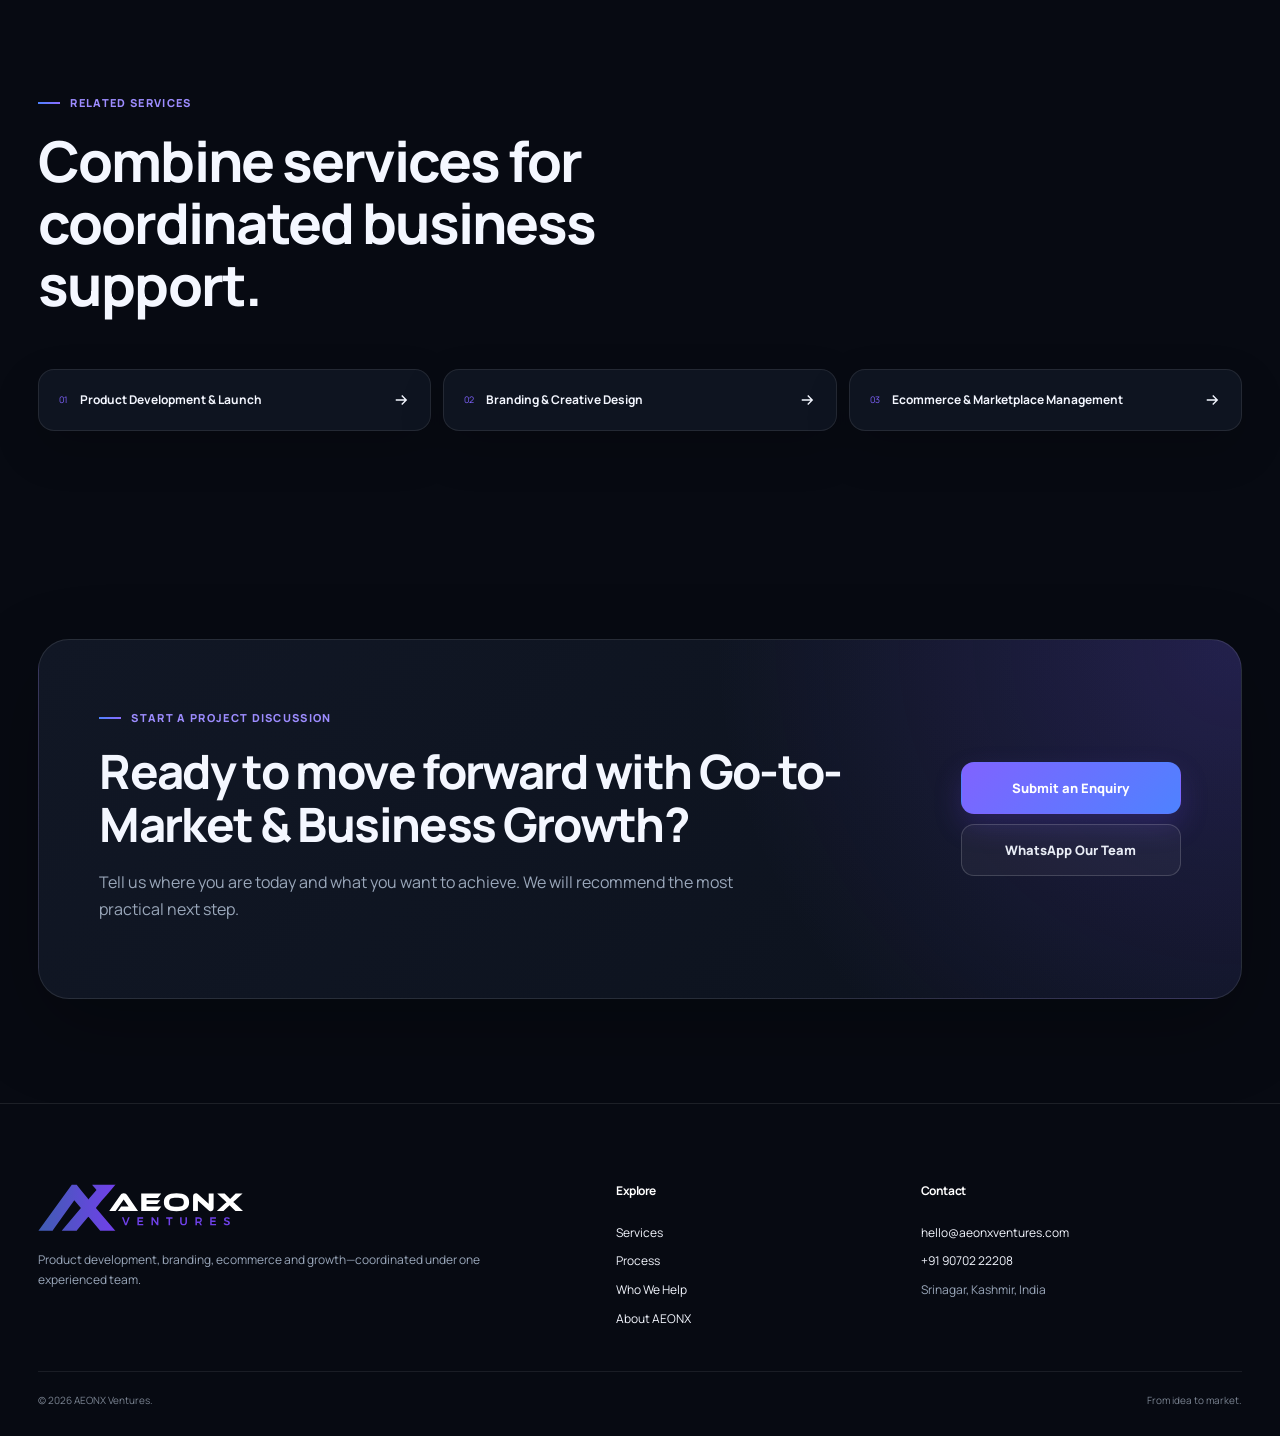
<file: go-to-market-business-growth.html>
<!DOCTYPE html>

<html lang="en"><head><meta charset="utf-8"/><meta content="width=device-width,initial-scale=1" name="viewport"/><meta content="Create a practical strategy for product selection, sourcing, pricing, market entry, sales channels and sustainable growth." name="description"/><meta content="#070a12" name="theme-color"/><title>Go-to-Market &amp; Business Growth — AEONX Ventures</title><link href="https://fonts.googleapis.com" rel="preconnect"/><link crossorigin="" href="https://fonts.gstatic.com" rel="preconnect"/><link href="https://fonts.googleapis.com/css2?family=Manrope:wght@400;500;600;700;800&amp;display=swap" rel="stylesheet"/><link href="assets/aeonx-favicon.svg" rel="icon" type="image/svg+xml"/><link href="styles.css" rel="stylesheet"/><link href="client-easy-fix.css?v=1" rel="stylesheet"/>
<meta content="12" name="aeonx-layout-version"/></head><body class="dark-theme">
<header class="site-header floating-header" id="top">
<a aria-label="AEONX Ventures home" class="brand" href="index.html#home">
<img alt="AEONX Ventures" src="assets/aeonx-logo.svg"/>
</a>
<div class="header-right">
<nav aria-label="Primary navigation" class="site-nav">
<a href="index.html#home">Home</a>
<a href="index.html#services">Services</a>
<a href="index.html#process">How We Work</a>
<a href="about.html">About AEONX</a>
<a class="nav-cta" href="index.html#contact">Start a Project</a>
</nav>
<button aria-label="Search this page" class="header-search" type="button">
<svg aria-hidden="true" viewbox="0 0 24 24"><circle cx="11" cy="11" r="6.5"></circle><path d="m16 16 4 4"></path></svg>
</button>
<button aria-expanded="false" aria-label="Open navigation" class="menu-toggle" type="button">
<span></span><span></span>
</button>
</div>
</header>
<div aria-hidden="true" class="page-search" id="pageSearch">
<div class="page-search-box">
<input aria-label="Search this page" id="pageSearchInput" placeholder="Search this page..." type="search"/>
<button aria-label="Close search" id="pageSearchClose" type="button">×</button>
</div>
<div class="page-search-results" id="pageSearchResults"></div>
</div>
<div aria-hidden="true" class="cursor-glow"></div>
<main>
<section class="service-hero"><div class="container service-hero-grid"><div class="reveal"><a class="back-link" href="index.html#services">← All Services</a><span class="kicker">04 · Make better commercial decisions</span><h1>Turn business ambition into a focused market plan.</h1><p>We analyse the business opportunity and translate it into clear priorities for product, sourcing, pricing, channels, launch and growth.</p><div class="hero-actions"><a class="btn btn-primary" href="index.html#contact">Discuss Your Requirements</a><a class="btn btn-secondary" href="#process">View the Process</a></div></div><figure class="service-hero-image service-icon-hero reveal">
<div aria-hidden="true" class="service-hero-grid-lines"></div>
<span class="service-hero-number">04</span>
<div class="service-hero-orbit">
<span></span><span></span><span></span>
<div class="service-hero-icon"><img alt="" src="assets/loader-icons/loader-icon-growth.svg"/></div>
</div>
<div class="service-hero-label">
<strong>Business Growth</strong>
<small>STRATEGY · CHANNELS · SCALE</small>
</div>
</figure></div></section>
<section class="service-photo-section">
<div class="container">
<article class="service-photo-banner reveal" style="--service-banner-image:url('home-ecommerce-management.webp')">
<div>
<span>AEONX IN PRACTICE</span>
<h2>Growth backed by better systems</h2>
<p>Clearer channels, stronger presentation and practical commercial execution.</p>
</div>
</article>
</div>
</section>
<section class="service-summary"><div class="container"><div><span>Service</span><strong>Go-to-Market &amp; Business Growth</strong></div><div><span>Approach</span><strong>Strategy + Execution</strong></div><div><span>Coverage</span><strong>India &amp; Remote</strong></div></div></section>
<section class="section" id="process"><div class="container"><div class="section-heading reveal"><span class="kicker">Our Delivery Process</span><h2>A clear roadmap with defined actions and responsibilities.</h2></div><div class="steps-grid"><article class="step-card reveal"><span>01</span><h3>Assess the business</h3><p>Review the idea, business model, resources, challenges and commercial objectives.</p></article><article class="step-card reveal"><span>02</span><h3>Study the market</h3><p>Analyse customers, competition, category demand and realistic market opportunities.</p></article><article class="step-card reveal"><span>03</span><h3>Define the route</h3><p>Clarify the offer, sourcing approach, pricing, positioning and sales-channel mix.</p></article><article class="step-card reveal"><span>04</span><h3>Build the action plan</h3><p>Create a focused execution roadmap for launch, revenue and sustainable expansion.</p></article></div></div></section>
<section class="section light-panel"><div class="container scope-grid"><div class="reveal"><span class="kicker">Scope of Support</span><h2>Specialist capabilities included in this service.</h2><p><strong>Ideal for:</strong> First-time business owners, startups preparing to launch, businesses facing slow growth and entrepreneurs who need clarity before investing.</p></div><ul class="check-list reveal"><li><svg aria-hidden="true" viewbox="0 0 24 24"><path d="m5 12 4 4L19 6"></path></svg><span>Startup and business assessment</span></li><li><svg aria-hidden="true" viewbox="0 0 24 24"><path d="m5 12 4 4L19 6"></path></svg><span>Market and competition direction</span></li><li><svg aria-hidden="true" viewbox="0 0 24 24"><path d="m5 12 4 4L19 6"></path></svg><span>Product and sourcing strategy</span></li><li><svg aria-hidden="true" viewbox="0 0 24 24"><path d="m5 12 4 4L19 6"></path></svg><span>Pricing and margin framework</span></li><li><svg aria-hidden="true" viewbox="0 0 24 24"><path d="m5 12 4 4L19 6"></path></svg><span>Sales-channel recommendation</span></li><li><svg aria-hidden="true" viewbox="0 0 24 24"><path d="m5 12 4 4L19 6"></path></svg><span>Launch and growth action plan</span></li></ul></div></section>
<section class="section"><div class="container"><div class="section-heading reveal"><span class="kicker">Key Deliverables</span><h2>Practical outputs designed to move the project forward.</h2></div><div class="deliverable-grid reveal"><span>Business assessment</span><span>Market direction</span><span>Product priorities</span><span>Pricing framework</span><span>Channel plan</span><span>Growth roadmap</span></div></div></section>
<section class="section related-section"><div class="container"><div class="section-heading reveal"><span class="kicker">Related Services</span><h2>Combine services for coordinated business support.</h2></div><div class="related-links"><a href="product-development-launch.html"><span>01</span><strong>Product Development &amp; Launch</strong><svg aria-hidden="true" viewbox="0 0 24 24"><path d="M5 12h14M13 6l6 6-6 6"></path></svg></a><a href="branding-creative-design.html"><span>02</span><strong>Branding &amp; Creative Design</strong><svg aria-hidden="true" viewbox="0 0 24 24"><path d="M5 12h14M13 6l6 6-6 6"></path></svg></a><a href="ecommerce-marketplace-management.html"><span>03</span><strong>Ecommerce &amp; Marketplace Management</strong><svg aria-hidden="true" viewbox="0 0 24 24"><path d="M5 12h14M13 6l6 6-6 6"></path></svg></a></div></div></section>
<section class="section service-cta"><div class="container cta-panel reveal"><div><span class="kicker">Start a Project Discussion</span><h2>Ready to move forward with Go-to-Market &amp; Business Growth?</h2><p>Tell us where you are today and what you want to achieve. We will recommend the most practical next step.</p></div><div><a class="btn btn-primary" href="index.html#contact">Submit an Enquiry</a><a class="btn btn-secondary" href="https://wa.me/919070222208" rel="noopener" target="_blank">WhatsApp Our Team</a></div></div></section>
</main><footer class="site-footer">
<div class="container footer-grid">
<div class="footer-brand"><img alt="AEONX Ventures" src="assets/aeonx-logo.svg"/><p>Product development, branding, ecommerce and growth—coordinated under one experienced team.</p></div>
<div><h3>Explore</h3><a href="index.html#services">Services</a><a href="index.html#process">Process</a><a href="index.html#who-we-help">Who We Help</a><a href="about.html">About AEONX</a></div>
<div><h3>Contact</h3><a href="mailto:hello@aeonxventures.com">hello@aeonxventures.com</a><a href="tel:+919070222208">+91 90702 22208</a><span>Srinagar, Kashmir, India</span></div>
</div>
<div class="container footer-bottom"><span>© <span id="year"></span> AEONX Ventures.</span><span>From idea to market.</span></div>
</footer>
<aside aria-label="Quick contact" class="social-contact-dock">
<a aria-label="WhatsApp" href="https://wa.me/919070222208?text=Hello%20AEONX%20Ventures%2C%20I%20would%20like%20to%20discuss%20a%20project." rel="noopener" target="_blank">
<img alt="" src="assets/icons/whatsapp.svg"/>
<span>WhatsApp</span>
</a>
<a aria-label="Email" href="mailto:hello@aeonxventures.com">
<img alt="" src="assets/icons/email.svg"/>
<span>Email</span>
</a>
<a aria-label="Instagram" href="https://www.instagram.com/aeonxventures/" rel="noopener" target="_blank">
<img alt="" src="assets/icons/instagram.svg"/>
<span>Instagram</span>
</a>
<a aria-label="Call" href="tel:+919070222208">
<img alt="" src="assets/icons/phone.svg"/>
<span>Call</span>
</a>
</aside>
<script src="script.js"></script></body></html>
</file>
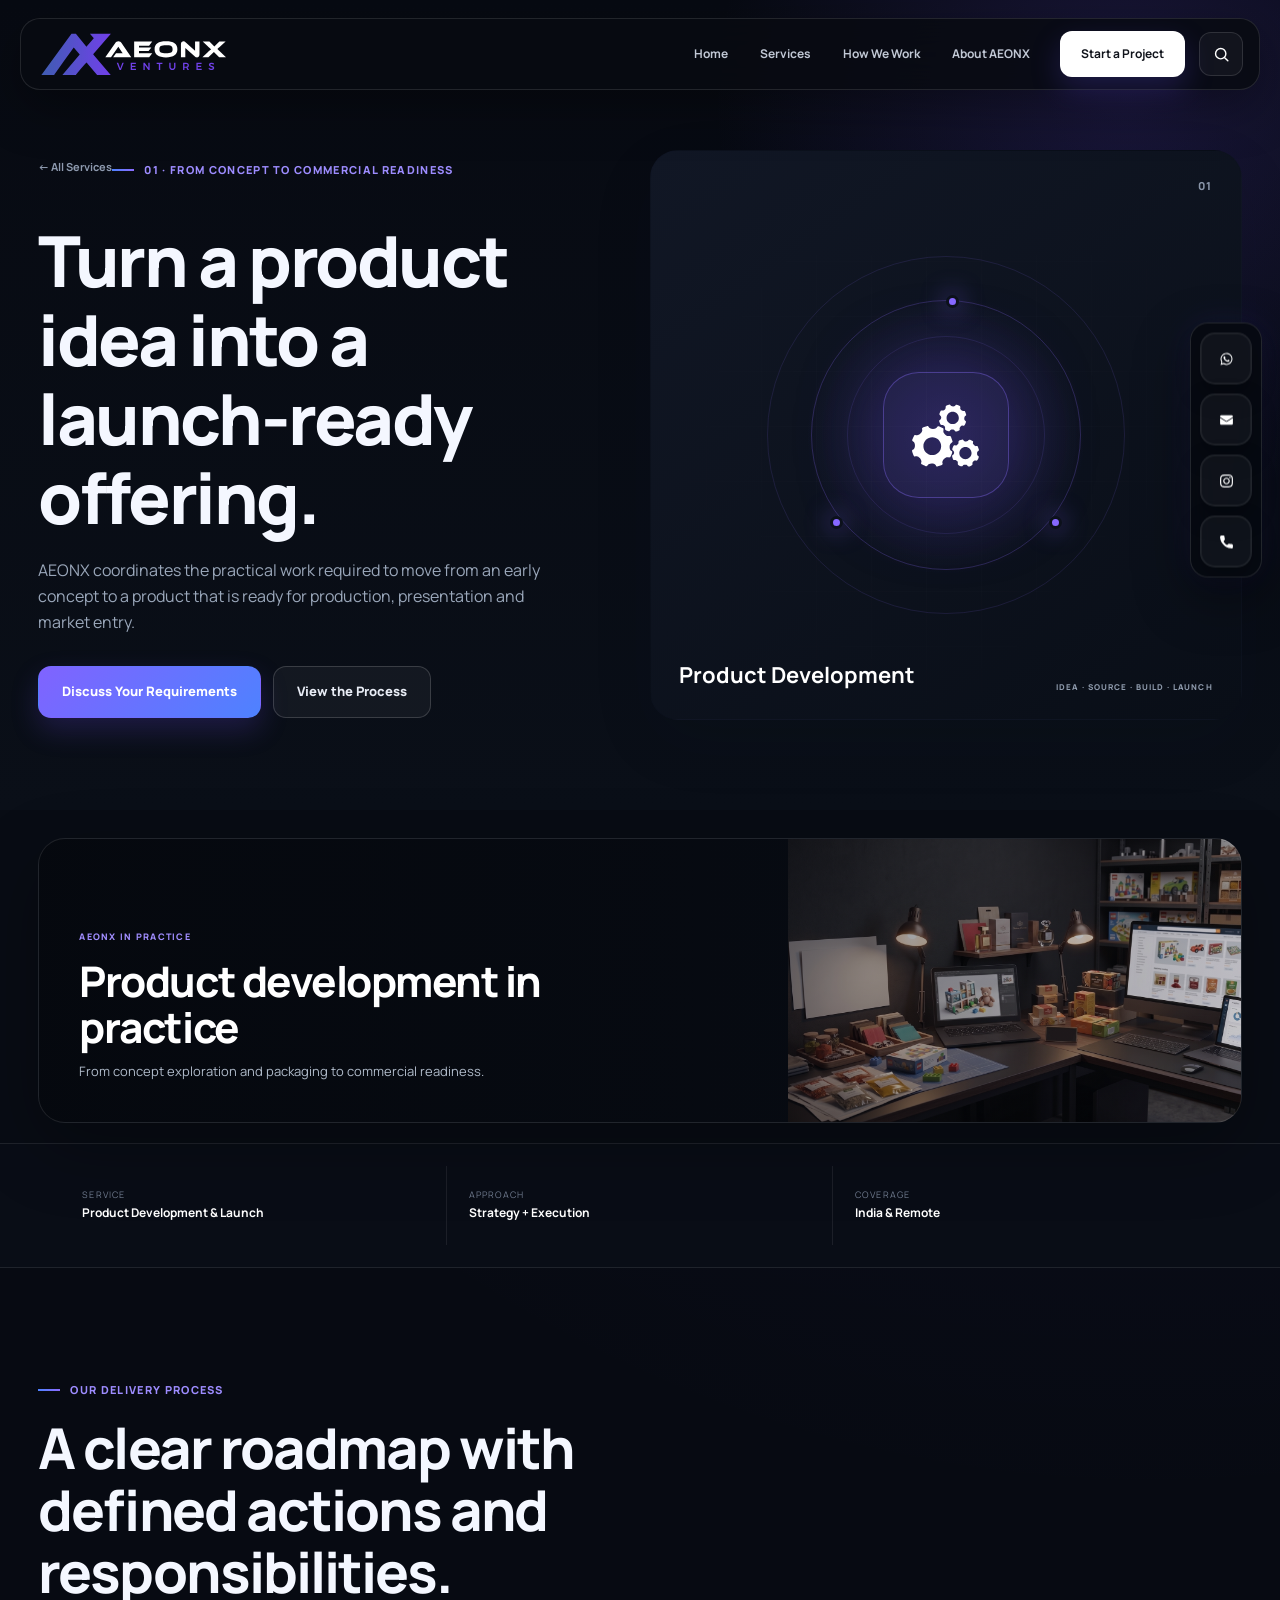
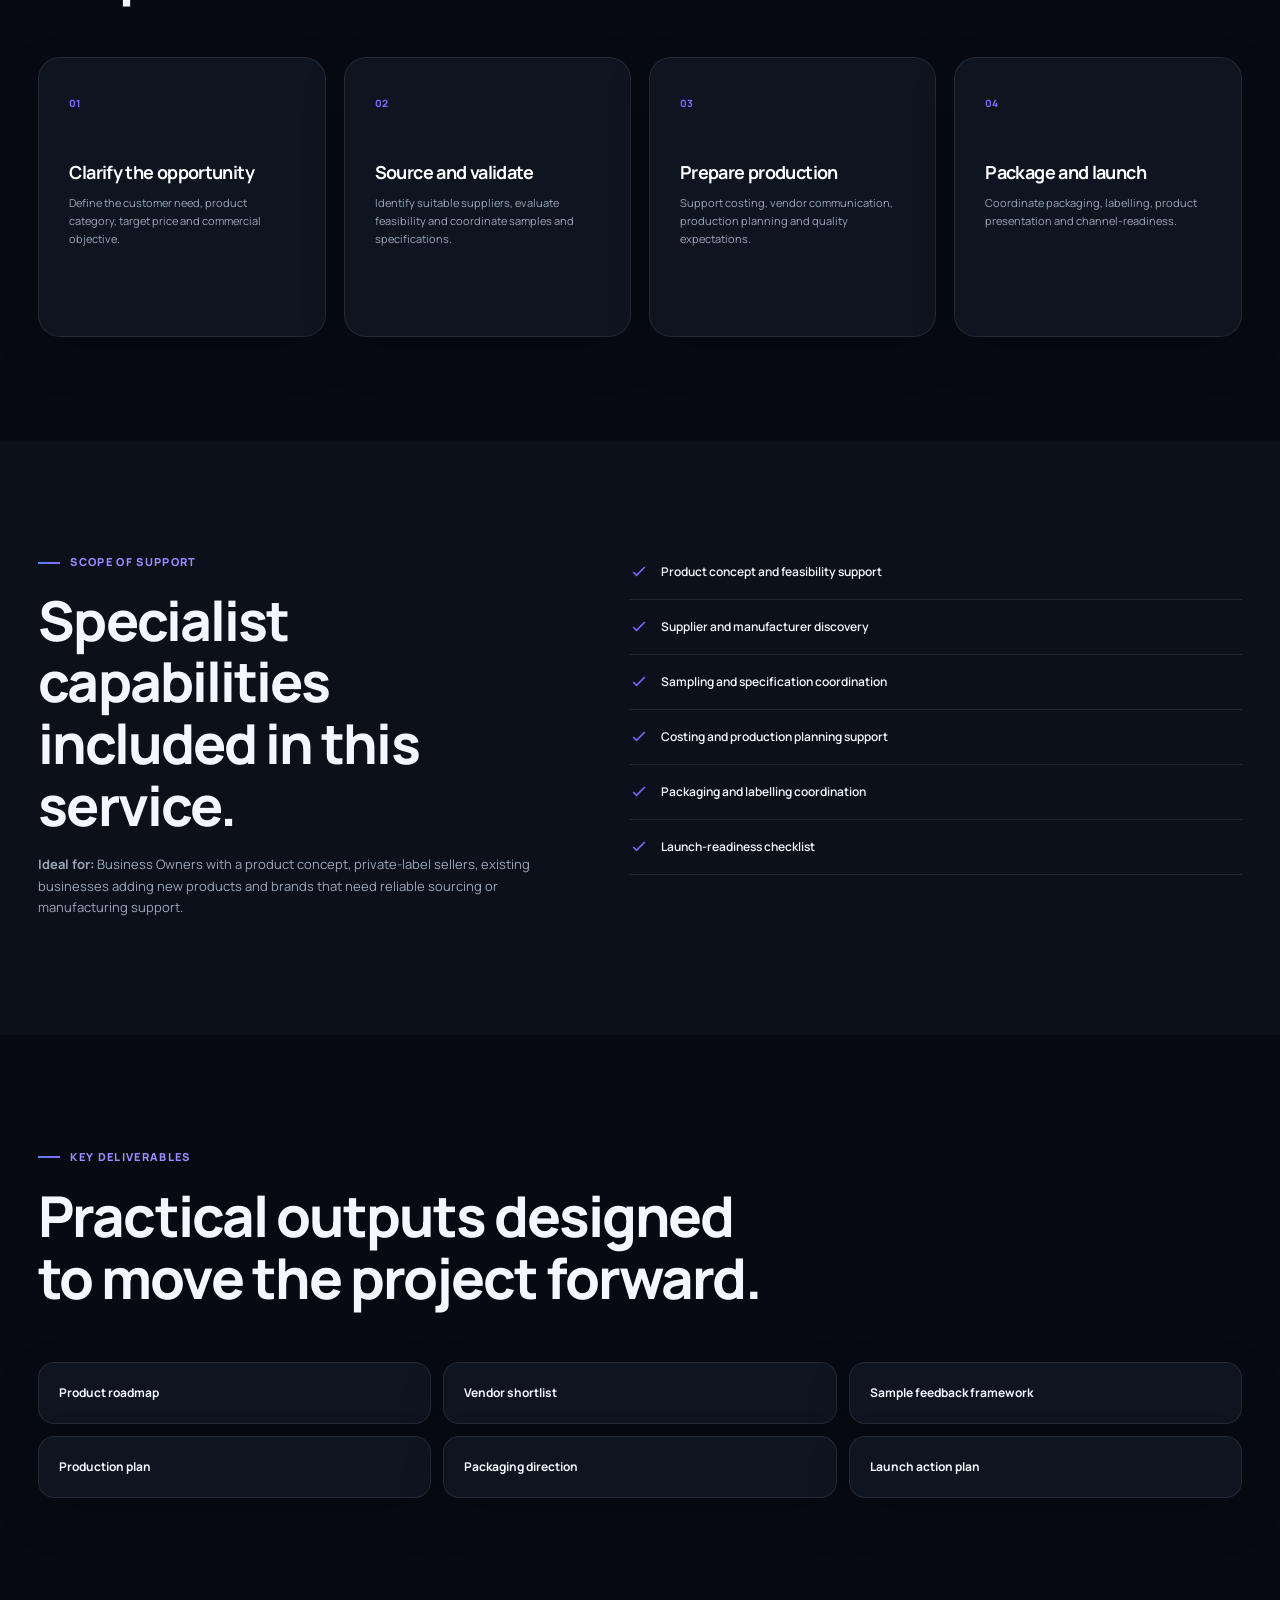
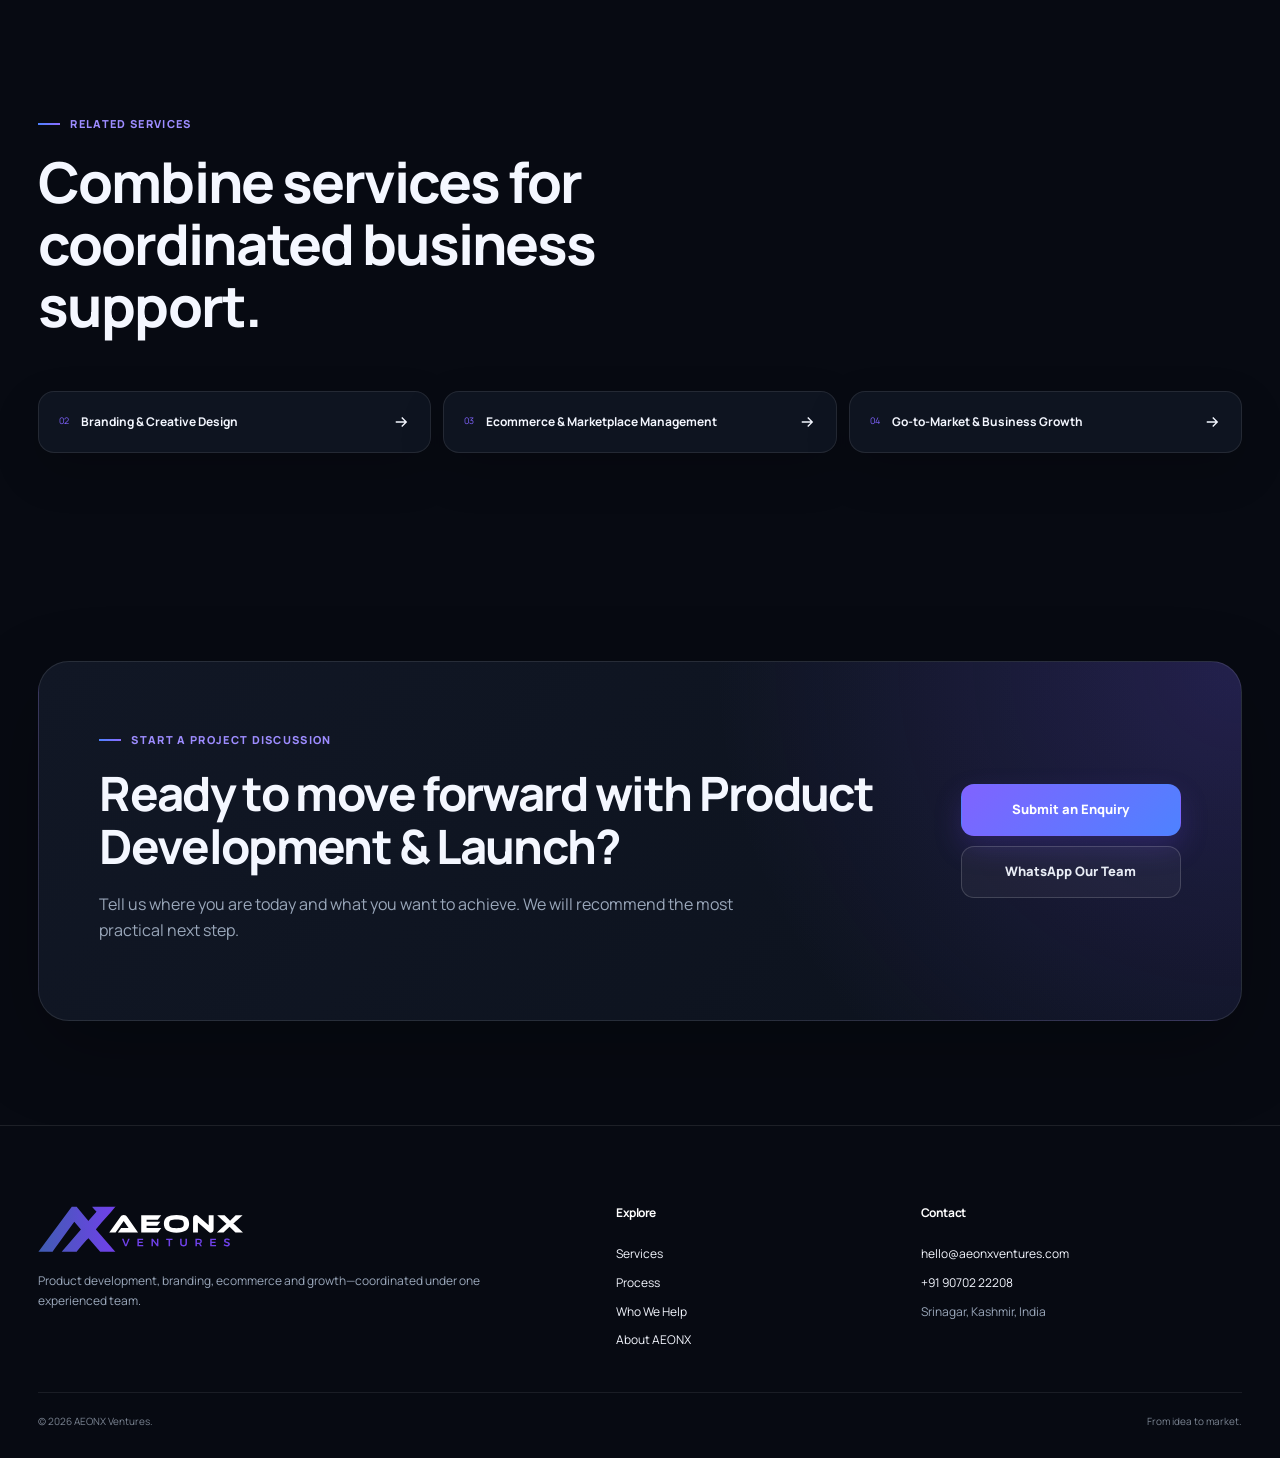
<file: product-development-launch.html>
<!DOCTYPE html>

<html lang="en"><head><meta charset="utf-8"/><meta content="width=device-width,initial-scale=1" name="viewport"/><meta content="Develop a market-ready product with coordinated sourcing, sampling, manufacturing, packaging and launch preparation." name="description"/><meta content="#070a12" name="theme-color"/><title>Product Development &amp; Launch — AEONX Ventures</title><link href="https://fonts.googleapis.com" rel="preconnect"/><link crossorigin="" href="https://fonts.gstatic.com" rel="preconnect"/><link href="https://fonts.googleapis.com/css2?family=Manrope:wght@400;500;600;700;800&amp;display=swap" rel="stylesheet"/><link href="assets/aeonx-favicon.svg" rel="icon" type="image/svg+xml"/><link href="styles.css" rel="stylesheet"/><link href="client-easy-fix.css?v=1" rel="stylesheet"/>
<meta content="12" name="aeonx-layout-version"/></head><body class="dark-theme">
<header class="site-header floating-header" id="top">
<a aria-label="AEONX Ventures home" class="brand" href="index.html#home">
<img alt="AEONX Ventures" src="assets/aeonx-logo.svg"/>
</a>
<div class="header-right">
<nav aria-label="Primary navigation" class="site-nav">
<a href="index.html#home">Home</a>
<a href="index.html#services">Services</a>
<a href="index.html#process">How We Work</a>
<a href="about.html">About AEONX</a>
<a class="nav-cta" href="index.html#contact">Start a Project</a>
</nav>
<button aria-label="Search this page" class="header-search" type="button">
<svg aria-hidden="true" viewbox="0 0 24 24"><circle cx="11" cy="11" r="6.5"></circle><path d="m16 16 4 4"></path></svg>
</button>
<button aria-expanded="false" aria-label="Open navigation" class="menu-toggle" type="button">
<span></span><span></span>
</button>
</div>
</header>
<div aria-hidden="true" class="page-search" id="pageSearch">
<div class="page-search-box">
<input aria-label="Search this page" id="pageSearchInput" placeholder="Search this page..." type="search"/>
<button aria-label="Close search" id="pageSearchClose" type="button">×</button>
</div>
<div class="page-search-results" id="pageSearchResults"></div>
</div>
<div aria-hidden="true" class="cursor-glow"></div>
<main>
<section class="service-hero"><div class="container service-hero-grid"><div class="reveal"><a class="back-link" href="index.html#services">← All Services</a><span class="kicker">01 · From concept to commercial readiness</span><h1>Turn a product idea into a launch-ready offering.</h1><p>AEONX coordinates the practical work required to move from an early concept to a product that is ready for production, presentation and market entry.</p><div class="hero-actions"><a class="btn btn-primary" href="index.html#contact">Discuss Your Requirements</a><a class="btn btn-secondary" href="#process">View the Process</a></div></div><figure class="service-hero-image service-icon-hero reveal">
<div aria-hidden="true" class="service-hero-grid-lines"></div>
<span class="service-hero-number">01</span>
<div class="service-hero-orbit">
<span></span><span></span><span></span>
<div class="service-hero-icon"><img alt="" src="assets/loader-icons/loader-icon-operations.svg"/></div>
</div>
<div class="service-hero-label">
<strong>Product Development</strong>
<small>IDEA · SOURCE · BUILD · LAUNCH</small>
</div>
</figure></div></section>
<section class="service-photo-section">
<div class="container">
<article class="service-photo-banner reveal" style="--service-banner-image:url('home-product-development.webp')">
<div>
<span>AEONX IN PRACTICE</span>
<h2>Product development in practice</h2>
<p>From concept exploration and packaging to commercial readiness.</p>
</div>
</article>
</div>
</section>
<section class="service-summary"><div class="container"><div><span>Service</span><strong>Product Development &amp; Launch</strong></div><div><span>Approach</span><strong>Strategy + Execution</strong></div><div><span>Coverage</span><strong>India &amp; Remote</strong></div></div></section>
<section class="section" id="process"><div class="container"><div class="section-heading reveal"><span class="kicker">Our Delivery Process</span><h2>A clear roadmap with defined actions and responsibilities.</h2></div><div class="steps-grid"><article class="step-card reveal"><span>01</span><h3>Clarify the opportunity</h3><p>Define the customer need, product category, target price and commercial objective.</p></article><article class="step-card reveal"><span>02</span><h3>Source and validate</h3><p>Identify suitable suppliers, evaluate feasibility and coordinate samples and specifications.</p></article><article class="step-card reveal"><span>03</span><h3>Prepare production</h3><p>Support costing, vendor communication, production planning and quality expectations.</p></article><article class="step-card reveal"><span>04</span><h3>Package and launch</h3><p>Coordinate packaging, labelling, product presentation and channel-readiness.</p></article></div></div></section>
<section class="section light-panel"><div class="container scope-grid"><div class="reveal"><span class="kicker">Scope of Support</span><h2>Specialist capabilities included in this service.</h2><p><strong>Ideal for:</strong> Business Owners with a product concept, private-label sellers, existing businesses adding new products and brands that need reliable sourcing or manufacturing support.</p></div><ul class="check-list reveal"><li><svg aria-hidden="true" viewbox="0 0 24 24"><path d="m5 12 4 4L19 6"></path></svg><span>Product concept and feasibility support</span></li><li><svg aria-hidden="true" viewbox="0 0 24 24"><path d="m5 12 4 4L19 6"></path></svg><span>Supplier and manufacturer discovery</span></li><li><svg aria-hidden="true" viewbox="0 0 24 24"><path d="m5 12 4 4L19 6"></path></svg><span>Sampling and specification coordination</span></li><li><svg aria-hidden="true" viewbox="0 0 24 24"><path d="m5 12 4 4L19 6"></path></svg><span>Costing and production planning support</span></li><li><svg aria-hidden="true" viewbox="0 0 24 24"><path d="m5 12 4 4L19 6"></path></svg><span>Packaging and labelling coordination</span></li><li><svg aria-hidden="true" viewbox="0 0 24 24"><path d="m5 12 4 4L19 6"></path></svg><span>Launch-readiness checklist</span></li></ul></div></section>
<section class="section"><div class="container"><div class="section-heading reveal"><span class="kicker">Key Deliverables</span><h2>Practical outputs designed to move the project forward.</h2></div><div class="deliverable-grid reveal"><span>Product roadmap</span><span>Vendor shortlist</span><span>Sample feedback framework</span><span>Production plan</span><span>Packaging direction</span><span>Launch action plan</span></div></div></section>
<section class="section related-section"><div class="container"><div class="section-heading reveal"><span class="kicker">Related Services</span><h2>Combine services for coordinated business support.</h2></div><div class="related-links"><a href="branding-creative-design.html"><span>02</span><strong>Branding &amp; Creative Design</strong><svg aria-hidden="true" viewbox="0 0 24 24"><path d="M5 12h14M13 6l6 6-6 6"></path></svg></a><a href="ecommerce-marketplace-management.html"><span>03</span><strong>Ecommerce &amp; Marketplace Management</strong><svg aria-hidden="true" viewbox="0 0 24 24"><path d="M5 12h14M13 6l6 6-6 6"></path></svg></a><a href="go-to-market-business-growth.html"><span>04</span><strong>Go-to-Market &amp; Business Growth</strong><svg aria-hidden="true" viewbox="0 0 24 24"><path d="M5 12h14M13 6l6 6-6 6"></path></svg></a></div></div></section>
<section class="section service-cta"><div class="container cta-panel reveal"><div><span class="kicker">Start a Project Discussion</span><h2>Ready to move forward with Product Development &amp; Launch?</h2><p>Tell us where you are today and what you want to achieve. We will recommend the most practical next step.</p></div><div><a class="btn btn-primary" href="index.html#contact">Submit an Enquiry</a><a class="btn btn-secondary" href="https://wa.me/919070222208" rel="noopener" target="_blank">WhatsApp Our Team</a></div></div></section>
</main><footer class="site-footer">
<div class="container footer-grid">
<div class="footer-brand"><img alt="AEONX Ventures" src="assets/aeonx-logo.svg"/><p>Product development, branding, ecommerce and growth—coordinated under one experienced team.</p></div>
<div><h3>Explore</h3><a href="index.html#services">Services</a><a href="index.html#process">Process</a><a href="index.html#who-we-help">Who We Help</a><a href="about.html">About AEONX</a></div>
<div><h3>Contact</h3><a href="mailto:hello@aeonxventures.com">hello@aeonxventures.com</a><a href="tel:+919070222208">+91 90702 22208</a><span>Srinagar, Kashmir, India</span></div>
</div>
<div class="container footer-bottom"><span>© <span id="year"></span> AEONX Ventures.</span><span>From idea to market.</span></div>
</footer>
<aside aria-label="Quick contact" class="social-contact-dock">
<a aria-label="WhatsApp" href="https://wa.me/919070222208?text=Hello%20AEONX%20Ventures%2C%20I%20would%20like%20to%20discuss%20a%20project." rel="noopener" target="_blank">
<img alt="" src="assets/icons/whatsapp.svg"/>
<span>WhatsApp</span>
</a>
<a aria-label="Email" href="mailto:hello@aeonxventures.com">
<img alt="" src="assets/icons/email.svg"/>
<span>Email</span>
</a>
<a aria-label="Instagram" href="https://www.instagram.com/aeonxventures/" rel="noopener" target="_blank">
<img alt="" src="assets/icons/instagram.svg"/>
<span>Instagram</span>
</a>
<a aria-label="Call" href="tel:+919070222208">
<img alt="" src="assets/icons/phone.svg"/>
<span>Call</span>
</a>
</aside>
<script src="script.js"></script></body></html>
</file>
<file: styles.css>
:root{--ink:#0f172a;--muted:#5f6b7a;--line:#e6eaf0;--soft:#f6f8fb;--white:#fff;--accent:#6847e8;--accent2:#3d72f4;--accent-soft:#f0edff;--green:#20b26b;--shadow:0 24px 70px rgba(16,24,40,.08);--radius:24px;--max:1180px}
*{box-sizing:border-box}html{scroll-behavior:smooth;scroll-padding-top:90px}body{margin:0;font-family:Manrope,Arial,sans-serif;color:var(--ink);background:var(--white);line-height:1.65;-webkit-font-smoothing:antialiased}body.menu-open{overflow:hidden}img{max-width:100%;display:block}a{text-decoration:none;color:inherit}button,input,textarea,select{font:inherit}.container{width:min(var(--max),calc(100% - 40px));margin:auto}.section{padding:108px 0}.kicker{display:inline-flex;align-items:center;gap:10px;color:#5d45ce;font-size:11px;font-weight:800;letter-spacing:.12em;text-transform:uppercase}.kicker:before{content:"";width:22px;height:2px;background:linear-gradient(90deg,var(--accent2),var(--accent))}h1,h2,h3,p{margin-top:0}h1,h2,h3{letter-spacing:-.035em;line-height:1.12}h1{font-size:clamp(50px,6.2vw,86px);font-weight:800}h2{font-size:clamp(38px,4.3vw,60px);font-weight:750}h3{font-size:22px}p{color:var(--muted)}.section-heading{max-width:760px;margin-bottom:48px}.section-heading h2{margin:18px 0 16px}.section-heading p{font-size:16px;max-width:650px}.btn{min-height:52px;padding:0 22px;border-radius:13px;display:inline-flex;align-items:center;justify-content:center;font-weight:800;font-size:13px;border:1px solid transparent;transition:.25s}.btn-primary{color:#fff;background:linear-gradient(135deg,var(--accent),var(--accent2));box-shadow:0 12px 28px rgba(104,71,232,.22)}.btn-primary:hover{transform:translateY(-2px);box-shadow:0 16px 34px rgba(104,71,232,.3)}.btn-secondary{border-color:#d9dee7;background:#fff}.btn-secondary:hover{border-color:#aeb7c5;transform:translateY(-2px)}
.site-header{position:fixed;top:0;left:0;right:0;z-index:100;background:rgba(255,255,255,.86);backdrop-filter:blur(16px);border-bottom:1px solid transparent;transition:.25s}.site-header.scrolled{border-color:var(--line);box-shadow:0 8px 30px rgba(16,24,40,.06)}.nav-wrap{height:78px;display:flex;align-items:center;justify-content:space-between}.brand img{width:205px;height:auto}.site-nav{display:flex;align-items:center;gap:28px;font-size:13px;font-weight:700}.site-nav>a:not(.nav-cta){color:#3d4756}.site-nav>a:not(.nav-cta):hover,.site-nav>a.active{color:var(--accent)}.nav-cta{padding:13px 18px;color:#fff;background:var(--ink);border-radius:12px}.menu-toggle{display:none;width:44px;height:44px;padding:10px;border:1px solid var(--line);border-radius:12px;background:#fff}.menu-toggle svg{fill:none;stroke:currentColor;stroke-width:1.8}
.hero{padding:150px 0 92px;background:radial-gradient(circle at 85% 18%,#ece8ff 0,transparent 32%),linear-gradient(180deg,#fff,#fbfcff)}.hero-grid{display:grid;grid-template-columns:1.03fr .97fr;gap:68px;align-items:center}.hero-copy h1{max-width:710px;margin:22px 0}.hero-copy>p{max-width:680px;font-size:18px}.hero-actions{display:flex;gap:12px;flex-wrap:wrap;margin-top:32px}.hero-proof{display:grid;grid-template-columns:repeat(3,1fr);gap:20px;margin-top:48px;padding-top:28px;border-top:1px solid var(--line)}.hero-proof strong{display:block;font-size:26px;letter-spacing:-.04em}.hero-proof strong:after{content:"+"}.hero-proof div:last-child strong:after{content:""}.hero-proof span{display:block;color:var(--muted);font-size:11px;margin-top:4px}.hero-bento{display:grid;grid-template-columns:1.1fr .9fr;grid-template-rows:1fr 1fr;gap:12px;min-height:560px}.hero-tile{margin:0;border-radius:22px;overflow:hidden;box-shadow:var(--shadow);background:#eef1f6}.hero-tile-main{grid-row:1/3}.hero-tile img{width:100%;height:100%;object-fit:cover;transition:transform .6s}.hero-tile:hover img{transform:scale(1.04)}.hero-note{padding:23px;border-radius:22px;background:var(--ink);color:#fff;display:flex;flex-direction:column;justify-content:flex-end}.hero-note span{font-size:10px;color:#b9c1ce;text-transform:uppercase;letter-spacing:.13em}.hero-note strong{margin-top:9px;font-size:20px}.hero-note p{margin:7px 0 0;color:#b7c0ce;font-size:12px}.platform-strip{border-block:1px solid var(--line);background:#fff}.platform-strip>.container{min-height:78px;display:flex;align-items:center;justify-content:space-between;gap:28px}.platform-strip span{font-size:10px;color:#7b8492;text-transform:uppercase;letter-spacing:.12em;font-weight:800}.platform-strip div div{display:flex;gap:32px;flex-wrap:wrap}.platform-strip b{font-size:14px;color:#3e4755}
.service-grid{display:grid;grid-template-columns:repeat(2,1fr);gap:20px}.service-card{border:1px solid var(--line);border-radius:26px;background:#fff;overflow:hidden;transition:.3s;box-shadow:0 12px 35px rgba(16,24,40,.035)}.service-card:hover{transform:translateY(-7px);box-shadow:var(--shadow);border-color:#d5cef8}.service-image{height:310px;position:relative;overflow:hidden;background:#eef1f5}.service-image img{width:100%;height:100%;object-fit:cover;transition:transform .55s}.service-card:hover .service-image img{transform:scale(1.045)}.service-image span{position:absolute;right:18px;top:18px;width:47px;height:47px;display:grid;place-items:center;border-radius:13px;background:rgba(255,255,255,.91);font-size:11px;font-weight:800}.service-body{padding:28px}.service-body small{font-size:9px;font-weight:800;text-transform:uppercase;letter-spacing:.12em;color:#7b8492}.service-body h3{margin:12px 0}.service-body p{min-height:52px;font-size:13px}.service-body strong{display:flex;align-items:center;gap:9px;margin-top:22px;color:var(--accent);font-size:12px}.service-body svg,.related-links svg{width:18px;height:18px;fill:none;stroke:currentColor;stroke-width:1.8}
.process-section{background:var(--soft)}.process-layout{display:grid;grid-template-columns:.9fr 1.1fr;gap:80px;align-items:start}.process-cards{display:grid;gap:14px}.process-card{padding:28px;border:1px solid var(--line);border-radius:20px;background:#fff;display:grid;grid-template-columns:46px 1fr;column-gap:18px}.process-card>span{grid-row:1/3;width:38px;height:38px;border-radius:12px;background:var(--accent-soft);color:var(--accent);display:grid;place-items:center;font-size:10px;font-weight:800}.process-card h3{font-size:19px;margin-bottom:7px}.process-card p{font-size:12px;margin:0}
.audience-grid{display:grid;grid-template-columns:repeat(4,1fr);gap:14px}.audience-card{padding:28px;border:1px solid var(--line);border-radius:20px;min-height:240px;background:#fff;transition:.25s}.audience-card:hover{border-color:#cfc7fb;background:#fcfbff;transform:translateY(-4px)}.audience-card span{color:var(--accent);font-size:10px;font-weight:800}.audience-card h3{margin:48px 0 13px;font-size:20px}.audience-card p{font-size:12px}.founder-led{padding-top:48px}.founder-led-panel{padding:58px;border-radius:30px;background:linear-gradient(135deg,#111827,#1c2440);color:#fff;display:grid;grid-template-columns:1fr 1fr;gap:70px}.founder-led-panel h2{font-size:clamp(38px,4vw,56px);margin:18px 0}.founder-led-panel>div:first-child>p{color:#b9c1ce;max-width:580px}.founder-values{display:grid;grid-template-columns:repeat(2,1fr);gap:12px}.founder-values article{padding:22px;border:1px solid rgba(255,255,255,.12);border-radius:17px;background:rgba(255,255,255,.04)}.founder-values span{font-size:9px;color:#aaa0ff}.founder-values h3{font-size:16px;margin:22px 0 7px}.founder-values p{color:#aeb8c6;font-size:11px;margin:0}
.contact-section{background:var(--soft)}.contact-grid{display:grid;grid-template-columns:.9fr 1.1fr;gap:70px;align-items:start}.contact-copy h2{margin:18px 0}.contact-copy>p{font-size:15px}.direct-contact{display:grid;gap:10px;margin-top:28px}.direct-contact a{padding:16px;border:1px solid var(--line);border-radius:15px;background:#fff;display:grid;grid-template-columns:24px 1fr auto;align-items:center;gap:12px;font-size:12px}.direct-contact img{width:20px;height:20px;filter:invert(24%) sepia(69%) saturate(2682%) hue-rotate(239deg) brightness(94%)}.direct-contact strong{font-size:11px}.contact-form{padding:30px;border:1px solid var(--line);border-radius:24px;background:#fff;box-shadow:var(--shadow)}.contact-form label{display:flex;flex-direction:column;gap:7px;margin-bottom:15px;color:#344054;font-size:10px;font-weight:800;text-transform:uppercase;letter-spacing:.08em}.form-row{display:grid;grid-template-columns:repeat(2,1fr);gap:12px}.contact-form input,.contact-form select,.contact-form textarea{width:100%;border:1px solid #dfe3ea;border-radius:11px;background:#fbfcfe;padding:13px 14px;color:var(--ink);outline:none;text-transform:none;letter-spacing:0;font-weight:500}.contact-form input:focus,.contact-form select:focus,.contact-form textarea:focus{border-color:#a795f3;box-shadow:0 0 0 3px #eeeaff}.phone-field{display:grid;grid-template-columns:92px 1fr}.phone-field select{border-radius:11px 0 0 11px;border-right:0}.phone-field input{border-radius:0 11px 11px 0}.form-submit{width:100%;border:0;cursor:pointer}.form-note{text-align:center;font-size:10px;margin:10px 0 0}.honeypot{display:none!important}
.site-footer{padding:70px 0 28px;border-top:1px solid var(--line)}.footer-grid{display:grid;grid-template-columns:1.4fr .7fr 1fr;gap:60px}.footer-brand img{width:205px}.footer-brand p{max-width:470px;font-size:12px;margin-top:18px}.footer-grid h3{font-size:12px;margin-bottom:16px}.footer-grid>div:not(:first-child){display:flex;flex-direction:column;gap:9px;font-size:12px}.footer-grid span{color:var(--muted)}.footer-bottom{margin-top:45px;padding-top:20px;border-top:1px solid var(--line);display:flex;justify-content:space-between;color:#7b8492;font-size:10px}.floating-whatsapp{position:fixed;right:18px;bottom:18px;z-index:90;padding:11px 14px;border-radius:999px;background:#16a765;color:#fff;box-shadow:0 12px 30px rgba(22,167,101,.28);display:flex;align-items:center;gap:8px;font-size:11px;font-weight:800}.floating-whatsapp img{width:20px;height:20px}
.subhero,.service-hero{padding:148px 0 84px;background:linear-gradient(180deg,#fff,#f8f9fc)}.subhero-grid,.service-hero-grid{display:grid;grid-template-columns:1fr 1fr;gap:70px;align-items:center}.subhero h1,.service-hero h1{font-size:clamp(48px,5.5vw,76px);margin:20px 0}.subhero p,.service-hero p{font-size:16px;max-width:650px}.about-pill-grid{display:grid;grid-template-columns:repeat(2,1fr);gap:12px}.about-pill-grid span{padding:25px;border:1px solid var(--line);border-radius:17px;background:#fff;font-size:13px;font-weight:700}.founders-grid{display:grid;grid-template-columns:repeat(2,1fr);gap:20px}.founder-profile{border:1px solid var(--line);border-radius:25px;overflow:hidden;background:#fff}.founder-profile>img{width:100%;height:470px;object-fit:cover}.founder-profile>div{padding:28px}.founder-profile>div>span{font-size:10px;color:var(--accent);font-weight:800;text-transform:uppercase;letter-spacing:.12em}.founder-profile h2{font-size:34px;margin:9px 0}.founder-profile p{font-size:13px}.tags{display:flex;gap:7px;flex-wrap:wrap}.tags b{padding:7px 10px;border-radius:999px;background:var(--soft);font-size:9px}.light-panel{background:var(--soft)}.venture-columns{display:grid;grid-template-columns:repeat(2,1fr);gap:20px}.venture-column{padding:30px;border:1px solid var(--line);border-radius:23px;background:#fff}.venture-column>h3{font-size:20px;margin-bottom:23px}.venture-column article{padding:17px 0;border-top:1px solid var(--line)}.venture-column article h3{font-size:15px;margin-bottom:4px}.venture-column article p{font-size:11px;margin:0}.about-why{padding:56px;border-radius:27px;background:var(--ink);color:#fff;display:grid;grid-template-columns:1fr 1fr;gap:70px}.about-why h2{font-size:clamp(37px,4vw,54px);margin:18px 0}.about-why p{color:#b5bfcc}.service-hero-image{margin:0;border-radius:25px;overflow:hidden;box-shadow:var(--shadow);height:520px}.service-hero-image img{width:100%;height:100%;object-fit:cover}.back-link{display:inline-block;margin-bottom:25px;color:#667085;font-size:11px;font-weight:700}.service-summary{border-block:1px solid var(--line)}.service-summary>.container{display:grid;grid-template-columns:repeat(3,1fr)}.service-summary div{padding:22px;border-right:1px solid var(--line);display:flex;flex-direction:column}.service-summary div:last-child{border:0}.service-summary span{color:#7b8492;font-size:9px;text-transform:uppercase;letter-spacing:.12em}.service-summary strong{font-size:12px}.steps-grid{display:grid;grid-template-columns:repeat(4,1fr);gap:14px}.step-card{padding:27px;border:1px solid var(--line);border-radius:20px;min-height:260px}.step-card span{font-size:10px;color:var(--accent);font-weight:800}.step-card h3{font-size:18px;margin:48px 0 12px}.step-card p{font-size:11px}.scope-grid{display:grid;grid-template-columns:1fr 1fr;gap:80px}.scope-grid h2{margin:18px 0}.scope-grid p{font-size:13px}.check-list{list-style:none;padding:0;margin:0}.check-list li{padding:17px 0;border-bottom:1px solid #dfe3e9;display:flex;align-items:center;gap:12px;font-size:12px;font-weight:600}.check-list svg{width:20px;height:20px;fill:none;stroke:var(--accent);stroke-width:2}.deliverable-grid{display:grid;grid-template-columns:repeat(3,1fr);gap:12px}.deliverable-grid span{padding:20px;border:1px solid var(--line);border-radius:16px;font-size:12px;font-weight:700;background:#fff}.related-section{padding-top:40px}.related-links{display:grid;grid-template-columns:repeat(3,1fr);gap:12px}.related-links a{padding:20px;border:1px solid var(--line);border-radius:16px;display:grid;grid-template-columns:auto 1fr auto;align-items:center;gap:12px}.related-links a:hover{border-color:#cfc7fb;background:#fcfbff}.related-links span{font-size:9px;color:var(--accent)}.related-links strong{font-size:12px}.service-cta{padding-top:35px}.cta-panel{padding:52px;border-radius:27px;background:linear-gradient(135deg,#efeaff,#edf4ff);display:grid;grid-template-columns:1fr auto;gap:50px;align-items:center}.cta-panel h2{font-size:clamp(34px,3.7vw,52px);margin:18px 0}.cta-panel p{max-width:700px}.cta-panel>div:last-child{display:flex;flex-direction:column;gap:10px;min-width:220px}
.reveal{opacity:0;transform:translateY(22px);transition:opacity .65s ease,transform .65s ease}.reveal.visible{opacity:1;transform:none}
@media(max-width:1050px){.site-nav{gap:19px;font-size:11px}.hero-grid,.subhero-grid,.service-hero-grid,.contact-grid,.process-layout,.founder-led-panel,.scope-grid{grid-template-columns:1fr}.hero-copy{max-width:820px}.hero-bento{min-height:480px}.audience-grid,.steps-grid{grid-template-columns:repeat(2,1fr)}.founder-values{grid-template-columns:repeat(2,1fr)}.related-links{grid-template-columns:1fr}.cta-panel{grid-template-columns:1fr}.cta-panel>div:last-child{flex-direction:row}.service-hero-image{height:460px}}
@media(max-width:760px){.container{width:min(100% - 28px,var(--max))}.section{padding:78px 0}.nav-wrap{height:70px}.brand img{width:170px}.menu-toggle{display:block}.site-nav{position:fixed;top:70px;left:0;right:0;bottom:0;padding:26px 20px;background:#fff;display:flex;flex-direction:column;align-items:stretch;gap:8px;transform:translateX(100%);transition:.3s}.site-nav.open{transform:none}.site-nav a{padding:15px;border-bottom:1px solid var(--line);font-size:14px}.nav-cta{text-align:center}.hero{padding:118px 0 70px}.hero-grid{gap:42px}.hero-copy>p{font-size:15px}.hero-bento{grid-template-columns:1fr 1fr;grid-template-rows:250px 170px;min-height:auto}.hero-tile-main{grid-row:auto;grid-column:1/3}.hero-note{padding:17px}.hero-proof{gap:12px}.platform-strip>.container{padding:20px 0;align-items:flex-start;flex-direction:column}.platform-strip div div{gap:18px}.service-grid,.founders-grid,.venture-columns{grid-template-columns:1fr}.service-image{height:250px}.audience-grid,.steps-grid,.deliverable-grid{grid-template-columns:1fr}.founder-led-panel,.about-why{padding:28px;gap:40px}.founder-values{grid-template-columns:1fr}.form-row{grid-template-columns:1fr}.footer-grid{grid-template-columns:1fr;gap:30px}.footer-bottom{flex-direction:column;gap:5px}.subhero,.service-hero{padding:118px 0 65px}.about-pill-grid{grid-template-columns:1fr}.founder-profile>img{height:380px}.service-summary>.container{grid-template-columns:1fr}.service-summary div{border-right:0;border-bottom:1px solid var(--line)}.scope-grid{gap:40px}.cta-panel>div:last-child{flex-direction:column}.floating-whatsapp span{display:none}.floating-whatsapp{padding:12px}}
@media(max-width:480px){h1{font-size:45px}.hero-actions{flex-direction:column}.hero-actions .btn{width:100%}.hero-proof{grid-template-columns:1fr}.hero-bento{grid-template-rows:220px 145px}.service-body{padding:23px}.service-image{height:220px}.founder-profile>img{height:320px}.direct-contact a{grid-template-columns:22px 1fr}.direct-contact strong{display:none}}


/* ==========================================================
   V8 — RESTORED AEONX ORBIT LOADER
   ========================================================== */
body.loader-active{overflow:hidden}
.site-loader{
  position:fixed;inset:0;z-index:99999;display:grid;place-items:center;
  background:radial-gradient(circle at center,rgba(105,82,255,.18),transparent 38%),#07080d;
  overflow:hidden;transition:opacity .7s ease,visibility .7s ease;
}
.site-loader.is-hidden{opacity:0;visibility:hidden;pointer-events:none}
.services-loader{position:relative;width:380px;height:480px}
.loader-center{
  position:absolute;top:132px;left:50%;z-index:5;width:110px;height:110px;
  transform:translateX(-50%);display:grid;place-items:center;border:1px solid rgba(125,100,255,.5);
  border-radius:50%;background:rgba(12,13,22,.96);
  box-shadow:0 0 28px rgba(105,82,255,.38),inset 0 0 25px rgba(105,82,255,.14)
}
.loader-center:before{content:"";position:absolute;inset:-13px;border:1px solid rgba(105,82,255,.25);border-radius:50%;animation:loaderPulse 2s ease-in-out infinite}
.loader-main-logo{width:64px;height:64px;object-fit:contain}
.loader-orbit{
  position:absolute;top:35px;left:50%;width:305px;height:305px;transform:translateX(-50%);
  border:1px solid rgba(255,255,255,.09);border-radius:50%;animation:loaderOrbit 10s linear infinite
}
.loader-orbit:before{content:"";position:absolute;inset:34px;border:1px dashed rgba(113,91,255,.2);border-radius:50%}
.orbit-icon{
  position:absolute;top:50%;left:50%;width:48px;height:48px;margin:-24px;display:grid;place-items:center;
  border:1px solid rgba(255,255,255,.11);border-radius:14px;background:rgba(17,18,28,.97);
  box-shadow:0 8px 20px rgba(0,0,0,.3),0 0 14px rgba(105,82,255,.15)
}
.orbit-icon img{width:27px;height:27px;object-fit:contain;filter:brightness(0) invert(1);animation:loaderIconReverse 10s linear infinite}
.icon-1{transform:rotate(0deg) translateY(-152px)}
.icon-2{transform:rotate(60deg) translateY(-152px)}
.icon-3{transform:rotate(120deg) translateY(-152px)}
.icon-4{transform:rotate(180deg) translateY(-152px)}
.icon-5{transform:rotate(240deg) translateY(-152px)}
.icon-6{transform:rotate(300deg) translateY(-152px)}
.loader-text{
  position:absolute;top:390px;left:50%;width:max-content;min-width:240px;transform:translateX(-50%);
  display:flex;flex-direction:column;align-items:center;text-align:center
}
.loader-wordmark{width:210px;height:auto;margin:0 auto;object-fit:contain}
.loader-text span{
  margin:16px auto 0;padding-left:.22em;color:rgba(255,255,255,.5);font-family:Manrope,Arial,sans-serif;
  font-size:10px;font-weight:700;letter-spacing:.22em;text-align:center
}
@keyframes loaderOrbit{from{transform:translateX(-50%) rotate(0)}to{transform:translateX(-50%) rotate(360deg)}}
@keyframes loaderIconReverse{from{transform:rotate(0)}to{transform:rotate(-360deg)}}
@keyframes loaderPulse{0%,100%{transform:scale(.96);opacity:.4}50%{transform:scale(1.06);opacity:1}}

/* Correct metric layout and labels */
.hero-proof{grid-template-columns:repeat(4,minmax(0,1fr))}
.hero-proof strong.text-metric:after{content:""}
.hero-proof strong.text-metric{font-size:20px;white-space:nowrap}

@media(max-width:760px){
  .services-loader{width:310px;height:430px}
  .loader-orbit{top:38px;width:250px;height:250px}
  .loader-center{top:116px;width:94px;height:94px}
  .loader-main-logo{width:54px;height:54px}
  .orbit-icon{width:42px;height:42px;margin:-21px}
  .orbit-icon img{width:23px;height:23px}
  .icon-1{transform:rotate(0deg) translateY(-125px)}
  .icon-2{transform:rotate(60deg) translateY(-125px)}
  .icon-3{transform:rotate(120deg) translateY(-125px)}
  .icon-4{transform:rotate(180deg) translateY(-125px)}
  .icon-5{transform:rotate(240deg) translateY(-125px)}
  .icon-6{transform:rotate(300deg) translateY(-125px)}
  .loader-text{top:335px}
  .loader-wordmark{width:175px}
  .hero-proof{grid-template-columns:repeat(2,minmax(0,1fr))}
}
@media(max-width:480px){.hero-proof{grid-template-columns:1fr 1fr}}
@media(prefers-reduced-motion:reduce){.loader-orbit,.orbit-icon img,.loader-center:before{animation:none}}


/* ==========================================================
   V9 — LIGHT LOADER, FOUNDING PARTNERS, COMPACT MOBILE
   ========================================================== */

/* Light loader to match the international white theme */
.site-loader{
  background:
    radial-gradient(circle at center,rgba(104,71,232,.10),transparent 38%),
    linear-gradient(180deg,#ffffff,#f6f8fc);
}
.loader-center{
  border-color:rgba(104,71,232,.28);
  background:rgba(255,255,255,.98);
  box-shadow:0 18px 55px rgba(16,24,40,.12),inset 0 0 24px rgba(104,71,232,.06);
}
.loader-center:before{
  border-color:rgba(104,71,232,.20);
}
.loader-orbit{
  border-color:rgba(15,23,42,.10);
}
.loader-orbit:before{
  border-color:rgba(104,71,232,.18);
}
.orbit-icon{
  border-color:rgba(15,23,42,.10);
  background:#ffffff;
  box-shadow:0 10px 26px rgba(16,24,40,.10),0 0 14px rgba(104,71,232,.08);
}
.orbit-icon img{
  filter:brightness(0) saturate(100%) invert(34%) sepia(86%) saturate(2522%) hue-rotate(238deg) brightness(92%) contrast(96%);
}
.loader-wordmark{
  width:225px;
  max-height:74px;
}
.loader-text span{
  color:#667085;
}

/* Homepage leadership section now stays light */
.founder-led-panel{
  background:linear-gradient(135deg,#f6f4ff,#f3f7ff);
  color:var(--ink);
  border:1px solid #e1ddf7;
}
.founder-led-panel>div:first-child>p{
  color:var(--muted);
}
.founder-values article{
  border-color:#e2e5ed;
  background:rgba(255,255,255,.72);
}
.founder-values span{
  color:var(--accent);
}
.founder-values p{
  color:var(--muted);
}

/* Text-only founding partner cards */
.partner-grid{
  display:grid;
  grid-template-columns:repeat(2,minmax(0,1fr));
  gap:20px;
}
.partner-profile{
  padding:38px;
  border:1px solid var(--line);
  border-radius:24px;
  background:#fff;
  box-shadow:0 16px 45px rgba(16,24,40,.045);
}
.partner-profile>span{
  color:var(--accent);
  font-size:10px;
  font-weight:800;
  letter-spacing:.12em;
  text-transform:uppercase;
}
.partner-profile h2{
  margin:10px 0 14px;
  font-size:34px;
}
.partner-profile p{
  max-width:620px;
  font-size:13px;
}
.partner-experience{
  display:flex;
  flex-wrap:wrap;
  gap:8px;
  margin-top:24px;
}
.partner-experience b{
  padding:8px 11px;
  border-radius:999px;
  background:var(--soft);
  color:#475467;
  font-size:9px;
}

.experience-grid{
  display:grid;
  grid-template-columns:repeat(3,minmax(0,1fr));
  gap:14px;
}
.experience-card{
  min-height:215px;
  padding:26px;
  border:1px solid var(--line);
  border-radius:20px;
  background:#fff;
}
.experience-card>span{
  color:var(--accent);
  font-size:10px;
  font-weight:800;
}
.experience-card h3{
  margin:38px 0 11px;
  font-size:19px;
}
.experience-card p{
  margin:0;
  font-size:12px;
}

/* Country selector */
.phone-field{
  grid-template-columns:minmax(165px, .8fr) minmax(0, 1.2fr);
}
.phone-field select{
  min-width:0;
  text-overflow:ellipsis;
}

/* Tablet */
@media(max-width:1050px){
  .partner-grid{
    grid-template-columns:1fr;
  }
  .experience-grid{
    grid-template-columns:repeat(2,minmax(0,1fr));
  }
}

/* Compact mobile design */
@media(max-width:760px){
  .section{
    padding:60px 0;
  }
  h1{
    font-size:40px;
    line-height:1.08;
  }
  h2{
    font-size:31px;
    line-height:1.13;
  }
  h3{
    font-size:18px;
  }
  .section-heading{
    margin-bottom:34px;
  }
  .section-heading p{
    font-size:13px;
  }
  .hero{
    padding:102px 0 56px;
  }
  .hero-grid{
    gap:30px;
  }
  .hero-copy>p{
    font-size:14px;
  }
  .hero-actions{
    margin-top:24px;
  }
  .btn{
    min-height:48px;
    padding:0 18px;
    font-size:12px;
  }
  .hero-proof{
    margin-top:34px;
    padding-top:22px;
  }
  .hero-proof strong{
    font-size:22px;
  }
  .hero-bento{
    grid-template-rows:205px 130px;
    gap:9px;
  }
  .hero-note{
    padding:15px;
  }
  .hero-note strong{
    font-size:17px;
  }
  .platform-strip>.container{
    min-height:auto;
    padding:17px 0;
  }
  .service-image{
    height:210px;
  }
  .service-body{
    padding:20px;
  }
  .service-body h3{
    font-size:19px;
  }
  .service-body p{
    min-height:0;
    font-size:12px;
  }
  .process-card{
    padding:20px;
  }
  .process-card h3{
    font-size:17px;
  }
  .audience-card{
    min-height:auto;
    padding:21px;
  }
  .audience-card h3{
    margin:25px 0 9px;
    font-size:18px;
  }
  .founder-led{
    padding-top:20px;
  }
  .founder-led-panel{
    padding:24px;
    gap:30px;
    border-radius:22px;
  }
  .founder-led-panel h2{
    font-size:31px;
  }
  .founder-values article{
    padding:18px;
  }
  .founder-values h3{
    margin:15px 0 7px;
  }
  .contact-grid{
    gap:38px;
  }
  .contact-form{
    padding:22px;
  }
  .subhero,.service-hero{
    padding:102px 0 54px;
  }
  .subhero h1,.service-hero h1{
    font-size:40px;
  }
  .about-pill-grid span{
    padding:18px;
  }
  .partner-profile{
    padding:26px;
  }
  .partner-profile h2{
    font-size:28px;
  }
  .experience-grid{
    grid-template-columns:1fr;
  }
  .experience-card{
    min-height:auto;
    padding:22px;
  }
  .experience-card h3{
    margin:24px 0 9px;
  }
  .service-hero-image{
    height:330px;
  }
  .step-card{
    min-height:auto;
    padding:22px;
  }
  .step-card h3{
    margin:25px 0 10px;
  }
  .cta-panel{
    padding:28px;
  }
  .phone-field{
    grid-template-columns:145px minmax(0,1fr);
  }

  .services-loader{
    width:270px;
    height:375px;
  }
  .loader-orbit{
    top:30px;
    width:220px;
    height:220px;
  }
  .loader-center{
    top:98px;
    width:84px;
    height:84px;
  }
  .loader-main-logo{
    width:48px;
    height:48px;
  }
  .orbit-icon{
    width:38px;
    height:38px;
    margin:-19px;
  }
  .orbit-icon img{
    width:21px;
    height:21px;
  }
  .icon-1{transform:rotate(0deg) translateY(-110px)}
  .icon-2{transform:rotate(60deg) translateY(-110px)}
  .icon-3{transform:rotate(120deg) translateY(-110px)}
  .icon-4{transform:rotate(180deg) translateY(-110px)}
  .icon-5{transform:rotate(240deg) translateY(-110px)}
  .icon-6{transform:rotate(300deg) translateY(-110px)}
  .loader-text{
    top:290px;
  }
  .loader-wordmark{
    width:165px;
  }
}

/* Small mobile */
@media(max-width:480px){
  h1{
    font-size:36px;
  }
  h2{
    font-size:28px;
  }
  .container{
    width:min(100% - 24px,var(--max));
  }
  .hero{
    padding-top:94px;
  }
  .hero-bento{
    grid-template-rows:185px 115px;
  }
  .hero-proof strong{
    font-size:19px;
  }
  .phone-field{
    grid-template-columns:1fr;
    gap:8px;
  }
  .phone-field select,
  .phone-field input{
    border:1px solid #dfe3ea;
    border-radius:11px;
  }
  .partner-profile{
    padding:22px;
  }
  .founder-led-panel h2{
    font-size:28px;
  }
}


/* ==========================================================
   V10 — TESTIMONIALS
   ========================================================== */
.testimonials-section{
  overflow:hidden;
  background:#f7f8fb;
}
.testimonials-heading{
  display:flex;
  align-items:flex-end;
  justify-content:space-between;
  gap:30px;
  margin-bottom:32px;
}
.testimonials-heading .section-heading{
  max-width:720px;
  margin-bottom:0;
}
.testimonial-controls{
  display:flex;
  align-items:center;
  gap:14px;
  flex-shrink:0;
}
.testimonial-tabs{
  display:flex;
  padding:4px;
  border:1px solid var(--line);
  border-radius:999px;
  background:#fff;
  box-shadow:0 8px 24px rgba(16,24,40,.04);
}
.testimonial-tab{
  min-height:40px;
  padding:0 15px;
  border:0;
  border-radius:999px;
  background:transparent;
  color:#667085;
  font:inherit;
  font-size:10px;
  font-weight:800;
  cursor:pointer;
  transition:.25s ease;
}
.testimonial-tab.active{
  background:var(--ink);
  color:#fff;
}
.testimonial-arrows{
  display:flex;
  gap:7px;
}
.testimonial-arrow{
  width:42px;
  height:42px;
  border:1px solid var(--line);
  border-radius:50%;
  background:#fff;
  color:var(--ink);
  font-size:18px;
  cursor:pointer;
  transition:.25s ease;
}
.testimonial-arrow:hover{
  transform:translateY(-2px);
  border-color:#c7bff8;
  color:var(--accent);
}
.testimonial-panel{
  position:relative;
}
.testimonial-panel[hidden]{
  display:none;
}
.testimonial-track{
  display:grid;
  grid-auto-flow:column;
  grid-auto-columns:calc((100% - 36px)/3);
  gap:18px;
  overflow-x:auto;
  padding:2px 2px 18px;
  scroll-snap-type:x mandatory;
  scrollbar-width:none;
  overscroll-behavior-inline:contain;
}
.testimonial-track::-webkit-scrollbar{
  display:none;
}
.testimonial-card{
  display:flex;
  min-height:330px;
  flex-direction:column;
  justify-content:space-between;
  padding:30px;
  border:1px solid #e4e7ec;
  border-radius:22px;
  background:#fff;
  box-shadow:0 14px 35px rgba(16,24,40,.045);
  scroll-snap-align:start;
}
.testimonial-stars{
  color:#ffb81c;
  font-size:17px;
  letter-spacing:2px;
}
.testimonial-card blockquote{
  margin:28px 0;
  color:#475467;
  font-size:15px;
  line-height:1.75;
}
.testimonial-card footer{
  display:flex;
  flex-direction:column;
  gap:4px;
  padding-top:20px;
  border-top:1px solid #eef0f4;
}
.testimonial-card footer strong{
  color:var(--ink);
  font-size:12px;
}
.testimonial-card footer span{
  color:#98a2b3;
  font-size:10px;
}
.testimonial-disclaimer{
  margin:10px 0 0;
  color:#98a2b3;
  font-size:9px;
  text-align:center;
}

@media(max-width:1050px){
  .testimonials-heading{
    align-items:flex-start;
    flex-direction:column;
  }
  .testimonial-controls{
    width:100%;
    justify-content:space-between;
  }
  .testimonial-track{
    grid-auto-columns:calc((100% - 18px)/2);
  }
}

@media(max-width:760px){
  .testimonials-heading{
    margin-bottom:24px;
  }
  .testimonial-controls{
    align-items:stretch;
    flex-direction:column;
  }
  .testimonial-tabs{
    display:grid;
    grid-template-columns:1fr 1fr;
    width:100%;
  }
  .testimonial-tab{
    padding:0 10px;
  }
  .testimonial-arrows{
    align-self:flex-end;
  }
  .testimonial-track{
    grid-auto-columns:88%;
    gap:12px;
    margin-right:-12px;
  }
  .testimonial-card{
    min-height:305px;
    padding:24px;
    border-radius:18px;
  }
  .testimonial-card blockquote{
    margin:22px 0;
    font-size:13px;
  }
}


/* ==========================================================
   V11 — REFINED INTERNATIONAL LAYOUT
   Wider desktop canvas, stronger hierarchy and cleaner mobile
   ========================================================== */

:root{
  --max:1460px;
  --page-gutter:clamp(24px,5.2vw,96px);
  --shadow-soft:0 18px 48px rgba(16,24,40,.065);
  --shadow-card:0 22px 65px rgba(16,24,40,.08);
}

.container{
  width:min(var(--max),calc(100% - (var(--page-gutter) * 2)));
}

.section{
  padding:112px 0;
}

.section-heading{
  max-width:830px;
  margin-bottom:54px;
}

.section-heading h2{
  max-width:790px;
}

.section-heading p{
  max-width:690px;
}

/* Header */
.nav-wrap{
  height:82px;
}

.brand img{
  width:218px;
}

.site-nav{
  gap:31px;
}

.nav-cta{
  padding:14px 20px;
  box-shadow:0 10px 24px rgba(15,23,42,.12);
}

/* Hero */
.hero{
  min-height:850px;
  display:flex;
  align-items:center;
  padding:142px 0 82px;
  background:
    radial-gradient(circle at 86% 15%,rgba(104,71,232,.14),transparent 29%),
    radial-gradient(circle at 66% 88%,rgba(61,114,244,.07),transparent 30%),
    linear-gradient(180deg,#fff 0%,#fbfcff 100%);
}

.hero-grid{
  grid-template-columns:minmax(500px,.93fr) minmax(590px,1.07fr);
  gap:clamp(58px,5vw,92px);
}

.hero-copy{
  max-width:720px;
}

.hero-copy h1{
  max-width:680px;
  margin:23px 0 24px;
  font-size:clamp(58px,5.25vw,80px);
  line-height:1.01;
  letter-spacing:-.055em;
}

.hero-copy>p{
  max-width:650px;
  font-size:17px;
  line-height:1.75;
}

.hero-actions{
  margin-top:30px;
}

.hero-proof{
  grid-template-columns:repeat(4,minmax(0,1fr));
  gap:0;
  margin-top:42px;
  padding:18px 14px;
  border:1px solid rgba(15,23,42,.08);
  border-radius:20px;
  background:rgba(255,255,255,.78);
  box-shadow:0 18px 45px rgba(16,24,40,.05);
  backdrop-filter:blur(10px);
}

.hero-proof div{
  min-width:0;
  padding:2px 15px;
  border-right:1px solid var(--line);
}

.hero-proof div:last-child{
  border-right:0;
}

.hero-proof strong{
  font-size:24px;
}

.hero-proof strong.text-metric{
  font-size:18px;
}

.hero-proof span{
  max-width:130px;
  line-height:1.4;
}

.hero-bento{
  grid-template-columns:1.18fr .82fr;
  grid-template-rows:1fr 1fr .72fr;
  gap:14px;
  min-height:610px;
}

.hero-tile{
  position:relative;
  border:1px solid rgba(15,23,42,.07);
  border-radius:25px;
  box-shadow:var(--shadow-soft);
}

.hero-tile:after{
  content:"";
  position:absolute;
  inset:0;
  pointer-events:none;
  background:linear-gradient(180deg,transparent 70%,rgba(15,23,42,.05));
}

.hero-tile-main{
  grid-row:1/4;
}

.hero-note{
  position:relative;
  overflow:hidden;
  padding:22px;
  border-radius:25px;
  background:
    radial-gradient(circle at 100% 0,rgba(104,71,232,.45),transparent 40%),
    linear-gradient(145deg,#111827,#18213a);
  box-shadow:var(--shadow-soft);
}

.hero-note:before{
  content:"";
  position:absolute;
  width:120px;
  height:120px;
  right:-42px;
  bottom:-55px;
  border:1px solid rgba(255,255,255,.14);
  border-radius:50%;
}

.hero-note strong{
  font-size:21px;
}

/* Platform strip */
.platform-strip{
  background:#fff;
}

.platform-strip>.container{
  min-height:84px;
}

.platform-strip div div{
  gap:clamp(22px,3vw,46px);
}

.platform-strip b{
  color:#46505f;
  font-size:13px;
}

/* Services — editorial 7/5 card layout */
#services{
  background:linear-gradient(180deg,#fff,#fbfcff);
}

.service-grid{
  grid-template-columns:repeat(12,minmax(0,1fr));
  gap:22px;
}

.service-card:nth-child(1),
.service-card:nth-child(4){
  grid-column:span 7;
}

.service-card:nth-child(2),
.service-card:nth-child(3){
  grid-column:span 5;
}

.service-card{
  border-radius:28px;
  box-shadow:0 14px 38px rgba(16,24,40,.045);
}

.service-card:hover{
  transform:translateY(-6px);
  box-shadow:var(--shadow-card);
}

.service-image{
  height:330px;
}

.service-card:nth-child(2) .service-image,
.service-card:nth-child(3) .service-image{
  height:300px;
}

.service-body{
  padding:30px 31px 31px;
}

.service-body h3{
  max-width:520px;
  font-size:24px;
}

.service-body p{
  max-width:640px;
  min-height:0;
  font-size:13px;
  line-height:1.7;
}

/* Process — clean connected timeline */
.process-section{
  background:
    radial-gradient(circle at 0 0,rgba(104,71,232,.06),transparent 28%),
    var(--soft);
}

.process-layout{
  grid-template-columns:minmax(360px,.78fr) minmax(560px,1.22fr);
  gap:clamp(70px,7vw,120px);
}

.process-layout>.section-heading{
  position:sticky;
  top:128px;
  margin-bottom:0;
}

.process-cards{
  position:relative;
  gap:18px;
}

.process-cards:before{
  content:"";
  position:absolute;
  top:44px;
  bottom:44px;
  left:48px;
  width:1px;
  background:linear-gradient(var(--accent),rgba(104,71,232,.08));
}

.process-card{
  position:relative;
  grid-template-columns:52px 1fr;
  column-gap:21px;
  padding:31px 32px;
  border-radius:22px;
  box-shadow:0 12px 34px rgba(16,24,40,.035);
}

.process-card>span{
  z-index:1;
  width:42px;
  height:42px;
  border:5px solid #fff;
  box-shadow:0 0 0 1px rgba(104,71,232,.13);
}

.process-card h3{
  font-size:21px;
}

/* Who we help */
.audience-grid{
  gap:18px;
}

.audience-card{
  position:relative;
  min-height:270px;
  padding:30px;
  overflow:hidden;
  border-radius:23px;
  box-shadow:0 12px 32px rgba(16,24,40,.03);
}

.audience-card:after{
  content:"";
  position:absolute;
  width:100px;
  height:100px;
  right:-42px;
  bottom:-46px;
  border:1px solid rgba(104,71,232,.11);
  border-radius:50%;
  transition:.3s ease;
}

.audience-card:hover:after{
  transform:scale(1.25);
}

.audience-card h3{
  max-width:210px;
  margin:62px 0 14px;
  font-size:21px;
}

/* Founding partners */
.founder-led{
  padding-top:30px;
}

.founder-led-panel{
  grid-template-columns:.88fr 1.12fr;
  gap:clamp(55px,6vw,95px);
  padding:64px;
  border-radius:32px;
  background:
    radial-gradient(circle at 100% 0,rgba(104,71,232,.11),transparent 35%),
    linear-gradient(135deg,#faf9ff,#f2f6ff);
  box-shadow:0 24px 70px rgba(16,24,40,.055);
}

.founder-led-panel>div:first-child{
  display:flex;
  flex-direction:column;
  align-items:flex-start;
  justify-content:center;
}

.founder-led-panel h2{
  font-size:clamp(40px,3.8vw,57px);
}

.founder-led-panel .btn{
  margin-top:12px;
}

.founder-values{
  gap:14px;
}

.founder-values article{
  min-height:170px;
  padding:24px;
  border-radius:20px;
  background:rgba(255,255,255,.82);
  box-shadow:0 12px 28px rgba(16,24,40,.035);
}

.founder-values h3{
  margin-top:28px;
  font-size:17px;
}

/* Testimonials */
.testimonials-section{
  background:
    linear-gradient(180deg,#f8f9fc 0%,#fff 100%);
}

.testimonials-heading{
  margin-bottom:38px;
}

.testimonial-track{
  grid-auto-columns:calc((100% - 44px)/3);
  gap:22px;
}

.testimonial-card{
  min-height:305px;
  padding:30px 31px;
  border-radius:24px;
}

.testimonial-card blockquote{
  font-size:14px;
  line-height:1.8;
}

/* Contact */
.contact-section{
  background:
    radial-gradient(circle at 0 100%,rgba(104,71,232,.07),transparent 30%),
    var(--soft);
}

.contact-grid{
  grid-template-columns:minmax(390px,.88fr) minmax(570px,1.12fr);
  gap:clamp(60px,7vw,110px);
}

.contact-copy{
  position:sticky;
  top:128px;
}

.contact-copy h2{
  max-width:610px;
}

.direct-contact{
  max-width:560px;
  gap:12px;
}

.direct-contact a{
  padding:17px 18px;
  border-radius:17px;
  box-shadow:0 8px 24px rgba(16,24,40,.025);
  transition:.25s ease;
}

.direct-contact a:hover{
  transform:translateY(-2px);
  border-color:#cfc7fb;
  box-shadow:0 14px 32px rgba(16,24,40,.06);
}

.contact-form{
  padding:36px;
  border-radius:27px;
  box-shadow:0 24px 65px rgba(16,24,40,.075);
}

.contact-form input,
.contact-form select,
.contact-form textarea{
  min-height:50px;
  padding:14px 15px;
  background:#fff;
}

.contact-form textarea{
  min-height:130px;
}

/* Footer */
.site-footer{
  padding-top:80px;
}

.footer-grid{
  grid-template-columns:1.55fr .7fr 1fr;
  gap:80px;
}

/* About and service pages */
.subhero,
.service-hero{
  padding:150px 0 90px;
  background:
    radial-gradient(circle at 88% 12%,rgba(104,71,232,.10),transparent 30%),
    linear-gradient(180deg,#fff,#f8f9fc);
}

.subhero-grid,
.service-hero-grid{
  grid-template-columns:minmax(480px,.95fr) minmax(560px,1.05fr);
  gap:clamp(65px,6vw,100px);
}

.service-hero-image{
  height:570px;
  border:1px solid rgba(15,23,42,.07);
  border-radius:28px;
  box-shadow:var(--shadow-card);
}

.about-pill-grid span{
  min-height:86px;
  display:flex;
  align-items:center;
  border-radius:19px;
  box-shadow:0 10px 28px rgba(16,24,40,.03);
}

.partner-profile,
.experience-card,
.step-card,
.deliverable-grid span,
.related-links a{
  box-shadow:0 12px 34px rgba(16,24,40,.035);
}

.steps-grid{
  gap:18px;
}

.step-card{
  min-height:280px;
  padding:30px;
  border-radius:22px;
}

.scope-grid{
  grid-template-columns:minmax(430px,.9fr) minmax(520px,1.1fr);
  gap:clamp(70px,7vw,120px);
}

.cta-panel{
  padding:60px;
  border-radius:31px;
  box-shadow:0 22px 60px rgba(104,71,232,.08);
}

/* Large desktop */
@media(min-width:1700px){
  .hero-grid{
    grid-template-columns:minmax(540px,.9fr) minmax(660px,1.1fr);
  }

  .hero-copy h1{
    font-size:82px;
  }

  .hero-bento{
    min-height:640px;
  }
}

/* Tablet */
@media(max-width:1180px){
  .container{
    width:min(var(--max),calc(100% - 56px));
  }

  .hero{
    min-height:auto;
  }

  .hero-grid,
  .subhero-grid,
  .service-hero-grid,
  .contact-grid,
  .process-layout,
  .founder-led-panel,
  .scope-grid{
    grid-template-columns:1fr;
  }

  .hero-copy{
    max-width:850px;
  }

  .hero-copy h1{
    max-width:780px;
  }

  .hero-bento{
    grid-template-columns:1.2fr .8fr;
    grid-template-rows:260px 210px 150px;
    min-height:auto;
  }

  .process-layout>.section-heading,
  .contact-copy{
    position:static;
  }

  .process-layout{
    gap:48px;
  }

  .service-grid{
    grid-template-columns:repeat(2,minmax(0,1fr));
  }

  .service-card:nth-child(n){
    grid-column:auto;
  }

  .service-card:nth-child(n) .service-image{
    height:285px;
  }

  .audience-grid{
    grid-template-columns:repeat(2,minmax(0,1fr));
  }

  .founder-led-panel{
    padding:50px;
  }

  .service-hero-image{
    height:500px;
  }
}

/* Mobile */
@media(max-width:760px){
  :root{
    --page-gutter:14px;
  }

  .container{
    width:min(var(--max),calc(100% - 28px));
  }

  .section{
    padding:66px 0;
  }

  .section-heading{
    margin-bottom:34px;
  }

  .site-header{
    background:rgba(255,255,255,.94);
  }

  .nav-wrap{
    height:70px;
  }

  .hero{
    min-height:auto;
    padding:104px 0 58px;
  }

  .hero-grid{
    gap:34px;
  }

  .hero-copy h1{
    margin:18px 0 20px;
    font-size:clamp(39px,12vw,52px);
    line-height:1.03;
  }

  .hero-copy>p{
    font-size:14px;
    line-height:1.7;
  }

  .hero-actions{
    margin-top:24px;
  }

  .hero-proof{
    grid-template-columns:repeat(2,minmax(0,1fr));
    margin-top:30px;
    padding:8px;
  }

  .hero-proof div{
    min-height:82px;
    padding:13px;
    border-right:1px solid var(--line);
    border-bottom:1px solid var(--line);
  }

  .hero-proof div:nth-child(2){
    border-right:0;
  }

  .hero-proof div:nth-child(3),
  .hero-proof div:nth-child(4){
    border-bottom:0;
  }

  .hero-proof div:nth-child(4){
    border-right:0;
  }

  .hero-proof strong{
    font-size:21px;
  }

  .hero-proof strong.text-metric{
    font-size:16px;
  }

  .hero-bento{
    grid-template-columns:1fr 1fr;
    grid-template-rows:210px 135px 125px;
    gap:9px;
  }

  .hero-tile-main{
    grid-column:1/3;
    grid-row:1;
  }

  .hero-note{
    grid-column:1/3;
    padding:18px;
  }

  .platform-strip>.container{
    gap:15px;
  }

  .service-grid{
    grid-template-columns:1fr;
    gap:16px;
  }

  .service-card:nth-child(n){
    grid-column:auto;
  }

  .service-card:nth-child(n) .service-image{
    height:225px;
  }

  .service-body{
    padding:23px;
  }

  .service-body h3{
    font-size:20px;
  }

  .process-layout{
    gap:34px;
  }

  .process-cards:before{
    left:38px;
  }

  .process-card{
    grid-template-columns:43px 1fr;
    column-gap:14px;
    padding:22px 20px;
  }

  .process-card>span{
    width:36px;
    height:36px;
  }

  .process-card h3{
    font-size:18px;
  }

  .audience-grid{
    grid-template-columns:1fr;
    gap:13px;
  }

  .audience-card{
    min-height:auto;
    padding:23px;
  }

  .audience-card h3{
    margin:34px 0 10px;
  }

  .founder-led{
    padding-top:10px;
  }

  .founder-led-panel{
    padding:26px;
    gap:34px;
    border-radius:24px;
  }

  .founder-values{
    grid-template-columns:1fr;
  }

  .founder-values article{
    min-height:auto;
    padding:20px;
  }

  .founder-values h3{
    margin-top:18px;
  }

  .testimonial-track{
    grid-auto-columns:88%;
    gap:12px;
  }

  .testimonial-card{
    min-height:290px;
    padding:23px;
  }

  .contact-grid{
    gap:38px;
  }

  .contact-form{
    padding:22px;
    border-radius:21px;
  }

  .subhero,
  .service-hero{
    padding:106px 0 62px;
  }

  .service-hero-image{
    height:340px;
    border-radius:22px;
  }

  .scope-grid{
    gap:40px;
  }

  .cta-panel{
    padding:29px;
    border-radius:23px;
  }

  .footer-grid{
    gap:32px;
  }
}

@media(max-width:480px){
  .hero-bento{
    grid-template-rows:190px 118px 118px;
  }

  .hero-note strong{
    font-size:18px;
  }

  .hero-proof span{
    font-size:9px;
  }

  .service-card:nth-child(n) .service-image{
    height:205px;
  }

  .testimonial-track{
    grid-auto-columns:92%;
  }
}


/* ==========================================================
   V12 — AEONX ORIGINAL DARK THEME
   Counter animation, icon visuals, no cropped service photos
   ========================================================== */

.dark-theme{
  --ink:#f4f7ff;
  --muted:#9aa7ba;
  --line:rgba(255,255,255,.105);
  --soft:#0b101a;
  --white:#070a12;
  --accent:#8063ff;
  --accent2:#4e82ff;
  --accent-soft:rgba(128,99,255,.13);
  --shadow:0 28px 80px rgba(0,0,0,.34);
  color:var(--ink);
  background:
    radial-gradient(circle at 90% 5%,rgba(105,75,245,.08),transparent 28%),
    #070a12;
}

.dark-theme p{color:var(--muted)}
.dark-theme .kicker{color:#9d8cff}
.dark-theme .kicker:before{background:linear-gradient(90deg,#4e82ff,#8b6cff)}
.dark-theme ::selection{background:#7659ef;color:#fff}

/* Original premium dark loader */
.dark-theme .site-loader{
  background:
    radial-gradient(circle at center,rgba(105,82,255,.18),transparent 38%),
    #07080d;
}
.dark-theme .loader-center{
  border-color:rgba(125,100,255,.5);
  background:rgba(12,13,22,.96);
  box-shadow:0 0 28px rgba(105,82,255,.38),inset 0 0 25px rgba(105,82,255,.14);
}
.dark-theme .loader-center:before{border-color:rgba(105,82,255,.25)}
.dark-theme .loader-orbit{border-color:rgba(255,255,255,.09)}
.dark-theme .loader-orbit:before{border-color:rgba(113,91,255,.2)}
.dark-theme .orbit-icon{
  border-color:rgba(255,255,255,.11);
  background:rgba(17,18,28,.97);
  box-shadow:0 8px 20px rgba(0,0,0,.3),0 0 14px rgba(105,82,255,.15);
}
.dark-theme .orbit-icon img{filter:brightness(0) invert(1)}
.dark-theme .loader-text span{color:rgba(255,255,255,.5)}

/* Header */
.dark-theme .site-header{
  background:rgba(7,10,18,.82);
  border-bottom-color:transparent;
}
.dark-theme .site-header.scrolled{
  border-color:rgba(255,255,255,.09);
  box-shadow:0 10px 35px rgba(0,0,0,.28);
}
.dark-theme .site-nav>a:not(.nav-cta){color:#bbc4d3}
.dark-theme .site-nav>a:not(.nav-cta):hover,
.dark-theme .site-nav>a.active{color:#9c89ff}
.dark-theme .nav-cta{
  color:#fff;
  background:linear-gradient(135deg,#7654ed,#4b78ee);
  box-shadow:0 12px 30px rgba(94,71,226,.24);
}
.dark-theme .menu-toggle{
  color:#fff;
  border-color:rgba(255,255,255,.12);
  background:#101520;
}

/* Hero */
.dark-theme .hero{
  background:
    radial-gradient(circle at 82% 18%,rgba(104,72,232,.19),transparent 30%),
    radial-gradient(circle at 20% 85%,rgba(54,103,221,.08),transparent 30%),
    linear-gradient(180deg,#070a12 0%,#090d16 100%);
}
.dark-theme .hero-copy h1{
  color:#f7f8ff;
  text-shadow:0 20px 65px rgba(0,0,0,.28);
}
.dark-theme .hero-copy>p{color:#aab4c6}
.dark-theme .btn-secondary{
  color:#e8ecf5;
  border-color:rgba(255,255,255,.16);
  background:rgba(255,255,255,.045);
}
.dark-theme .btn-secondary:hover{
  color:#fff;
  border-color:rgba(139,108,255,.65);
  background:rgba(128,99,255,.10);
}

/* Icon-led hero capability visual */
.dark-theme .hero-bento{
  grid-template-columns:1.12fr .88fr;
  grid-template-rows:1fr 1fr .72fr;
}
.hero-capability{
  position:relative;
  overflow:hidden;
  display:flex;
  flex-direction:column;
  justify-content:flex-end;
  min-height:0;
  padding:25px;
  border:1px solid rgba(255,255,255,.10);
  border-radius:25px;
  background:
    radial-gradient(circle at 20% 10%,rgba(117,83,245,.22),transparent 36%),
    linear-gradient(145deg,#111725,#0b101a);
  box-shadow:0 25px 65px rgba(0,0,0,.26);
  transition:transform .35s ease,border-color .35s ease,box-shadow .35s ease;
}
.hero-capability:hover{
  transform:translateY(-5px);
  border-color:rgba(134,105,255,.42);
  box-shadow:0 30px 75px rgba(0,0,0,.34);
}
.hero-capability:before{
  content:"";
  position:absolute;
  inset:0;
  pointer-events:none;
  background-image:
    linear-gradient(rgba(255,255,255,.025) 1px,transparent 1px),
    linear-gradient(90deg,rgba(255,255,255,.025) 1px,transparent 1px);
  background-size:42px 42px;
  mask-image:linear-gradient(to bottom,rgba(0,0,0,.75),transparent);
}
.hero-capability-main{grid-row:1/4}
.cap-index{
  position:absolute;
  top:20px;
  right:20px;
  color:#8f9bad;
  font-size:10px;
  font-weight:800;
  letter-spacing:.12em;
}
.cap-icon{
  position:absolute;
  top:55px;
  left:50%;
  width:132px;
  height:132px;
  transform:translateX(-50%);
  display:grid;
  place-items:center;
  border:1px solid rgba(137,108,255,.30);
  border-radius:38px;
  background:rgba(128,99,255,.09);
  box-shadow:0 0 70px rgba(111,77,236,.18);
}
.cap-icon:before,
.cap-icon:after{
  content:"";
  position:absolute;
  border:1px solid rgba(137,108,255,.16);
  border-radius:50%;
  animation:capPulse 3.4s ease-in-out infinite;
}
.cap-icon:before{inset:-32px}
.cap-icon:after{inset:-62px;animation-delay:.8s}
.cap-icon img{
  width:66px;
  height:66px;
  filter:brightness(0) invert(1);
}
.hero-capability:not(.hero-capability-main) .cap-icon{
  top:34px;
  left:28px;
  width:64px;
  height:64px;
  transform:none;
  border-radius:19px;
}
.hero-capability:not(.hero-capability-main) .cap-icon:before,
.hero-capability:not(.hero-capability-main) .cap-icon:after{display:none}
.hero-capability:not(.hero-capability-main) .cap-icon img{width:34px;height:34px}
.hero-capability small{
  position:relative;
  z-index:1;
  color:#9280ff;
  font-size:9px;
  font-weight:800;
  letter-spacing:.13em;
}
.hero-capability strong{
  position:relative;
  z-index:1;
  max-width:440px;
  margin-top:9px;
  color:#fff;
  font-size:clamp(19px,2vw,28px);
  line-height:1.24;
}
.hero-capability:not(.hero-capability-main) strong{
  max-width:250px;
  font-size:16px;
}
.cap-bars{
  position:absolute;
  left:25px;
  right:25px;
  top:51%;
  display:grid;
  grid-template-columns:repeat(4,1fr);
  align-items:end;
  gap:9px;
  height:90px;
  opacity:.62;
}
.cap-bars i{
  display:block;
  border-radius:8px 8px 2px 2px;
  background:linear-gradient(180deg,#8567ff,#3f68c8);
  animation:capBars 3.2s ease-in-out infinite;
}
.cap-bars i:nth-child(1){height:32%;animation-delay:.1s}
.cap-bars i:nth-child(2){height:70%;animation-delay:.4s}
.cap-bars i:nth-child(3){height:48%;animation-delay:.7s}
.cap-bars i:nth-child(4){height:90%;animation-delay:1s}

.dark-theme .hero-note{
  border:1px solid rgba(255,255,255,.10);
  background:
    radial-gradient(circle at 100% 0,rgba(128,99,255,.38),transparent 43%),
    linear-gradient(145deg,#111725,#0a0f19);
}

/* Metrics with visible count-up animation */
.dark-theme .hero-proof{
  gap:10px;
  padding:10px;
  border:1px solid rgba(255,255,255,.10);
  background:rgba(13,18,29,.82);
  box-shadow:0 24px 65px rgba(0,0,0,.28);
}
.dark-theme .hero-proof div{
  border-right:0;
}
.metric-card{
  position:relative;
  display:grid;
  grid-template-columns:42px 1fr;
  align-items:center;
  gap:12px;
  min-height:94px;
  padding:13px 14px !important;
  border:1px solid rgba(255,255,255,.075) !important;
  border-radius:15px;
  background:rgba(255,255,255,.025);
  overflow:hidden;
}
.metric-card:after{
  content:"";
  position:absolute;
  inset:auto 0 0;
  height:2px;
  transform:scaleX(0);
  transform-origin:left;
  background:linear-gradient(90deg,#8063ff,#4e82ff);
  transition:transform .65s ease;
}
.metric-card.count-complete:after{transform:scaleX(1)}
.metric-icon{
  width:42px;
  height:42px;
  display:grid;
  place-items:center;
  border:1px solid rgba(135,104,255,.22);
  border-radius:13px;
  background:rgba(128,99,255,.10);
}
.metric-icon img{
  width:23px;
  height:23px;
  filter:brightness(0) invert(1);
}
.metric-copy strong{
  color:#fff;
  font-size:25px;
  line-height:1;
}
.metric-copy strong:after{content:"" !important}
.metric-copy strong.text-metric{
  font-size:16px;
  line-height:1.15;
  white-space:normal;
}
.metric-copy span{
  max-width:150px;
  color:#8f9bad;
  font-size:9px;
}
.metric-card.count-complete .metric-icon{
  animation:metricPop .55s ease;
}

/* Platform strip */
.dark-theme .platform-strip{
  border-color:rgba(255,255,255,.08);
  background:#090d16;
}
.dark-theme .platform-strip span{color:#738096}
.dark-theme .platform-strip b{color:#c2cad7}

/* Service cards — icons replace cropped photos */
.dark-theme #services{
  background:
    radial-gradient(circle at 0 0,rgba(99,72,225,.07),transparent 25%),
    #080c14;
}
.dark-theme .service-card{
  border-color:rgba(255,255,255,.09);
  background:#0d121d;
  box-shadow:0 20px 55px rgba(0,0,0,.22);
}
.dark-theme .service-card:hover{
  border-color:rgba(128,99,255,.48);
  box-shadow:0 30px 80px rgba(0,0,0,.35);
}
.service-icon-visual{
  position:relative;
  display:flex;
  align-items:flex-end;
  padding:27px;
  background:
    radial-gradient(circle at 50% 45%,rgba(117,82,246,.22),transparent 34%),
    linear-gradient(145deg,#111725,#090d16);
}
.service-grid-lines{
  position:absolute;
  inset:0;
  opacity:.36;
  background-image:
    linear-gradient(rgba(255,255,255,.04) 1px,transparent 1px),
    linear-gradient(90deg,rgba(255,255,255,.04) 1px,transparent 1px);
  background-size:48px 48px;
  mask-image:linear-gradient(to bottom,rgba(0,0,0,.85),transparent);
}
.service-icon-ring{
  position:absolute;
  left:50%;
  top:48%;
  width:118px;
  height:118px;
  transform:translate(-50%,-50%);
  display:grid;
  place-items:center;
  border:1px solid rgba(137,108,255,.30);
  border-radius:34px;
  background:rgba(128,99,255,.09);
  box-shadow:0 0 75px rgba(103,73,229,.20);
  transition:transform .45s ease;
}
.service-icon-ring:before,
.service-icon-ring:after{
  content:"";
  position:absolute;
  border:1px solid rgba(132,102,255,.14);
  border-radius:50%;
}
.service-icon-ring:before{inset:-35px}
.service-icon-ring:after{inset:-68px}
.service-icon-ring img{
  width:58px;
  height:58px;
  filter:brightness(0) invert(1);
}
.service-card:hover .service-icon-ring{
  transform:translate(-50%,-50%) scale(1.07) rotate(-3deg);
}
.service-icon-visual>small{
  position:relative;
  z-index:2;
  color:#9e8cff;
  font-size:9px;
  font-weight:800;
  letter-spacing:.14em;
}
.dark-theme .service-image span{
  z-index:3;
  color:#fff;
  background:rgba(13,18,29,.84);
  border:1px solid rgba(255,255,255,.12);
}
.dark-theme .service-body small{color:#828da0}
.dark-theme .service-body h3{color:#fff}
.dark-theme .service-body p{color:#9ba7ba}
.dark-theme .service-body strong{color:#9b87ff}

/* Process, audiences, leadership */
.dark-theme .process-section{
  background:
    radial-gradient(circle at 0 0,rgba(110,78,235,.09),transparent 28%),
    #0a0f18;
}
.dark-theme .process-cards:before{
  background:linear-gradient(#8063ff,rgba(128,99,255,.05));
}
.dark-theme .process-card,
.dark-theme .audience-card,
.dark-theme .partner-profile,
.dark-theme .experience-card,
.dark-theme .step-card,
.dark-theme .deliverable-grid span,
.dark-theme .related-links a{
  border-color:rgba(255,255,255,.09);
  background:#0e1420;
  box-shadow:0 18px 45px rgba(0,0,0,.17);
}
.dark-theme .process-card>span{
  border-color:#0e1420;
  background:rgba(128,99,255,.15);
  color:#a18fff;
}
.dark-theme .process-card h3,
.dark-theme .audience-card h3,
.dark-theme .partner-profile h2,
.dark-theme .experience-card h3,
.dark-theme .step-card h3{color:#fff}
.dark-theme .audience-card:hover,
.dark-theme .related-links a:hover{
  border-color:rgba(128,99,255,.45);
  background:#111725;
}
.dark-theme .founder-led-panel{
  border-color:rgba(255,255,255,.10);
  background:
    radial-gradient(circle at 100% 0,rgba(112,80,234,.22),transparent 37%),
    linear-gradient(135deg,#111725,#0b101a);
  box-shadow:0 30px 90px rgba(0,0,0,.30);
}
.dark-theme .founder-led-panel>div:first-child>p{color:#aab5c6}
.dark-theme .founder-values article{
  border-color:rgba(255,255,255,.10);
  background:rgba(255,255,255,.035);
}
.dark-theme .founder-values p{color:#9da9bc}

/* Testimonials */
.dark-theme .testimonials-section{
  background:
    radial-gradient(circle at 85% 0,rgba(107,76,230,.08),transparent 30%),
    #080c14;
}
.dark-theme .testimonial-tabs{
  border-color:rgba(255,255,255,.10);
  background:#0d131e;
  box-shadow:none;
}
.dark-theme .testimonial-tab{color:#8f9bad}
.dark-theme .testimonial-tab.active{
  color:#fff;
  background:linear-gradient(135deg,#7654ed,#4b78ee);
}
.dark-theme .testimonial-arrow{
  color:#dbe1ec;
  border-color:rgba(255,255,255,.11);
  background:#0d131e;
}
.dark-theme .testimonial-card{
  border-color:rgba(255,255,255,.09);
  background:#0e1420;
  box-shadow:0 20px 55px rgba(0,0,0,.20);
}
.dark-theme .testimonial-card blockquote{color:#aab5c6}
.dark-theme .testimonial-card footer{
  border-color:rgba(255,255,255,.08);
}
.dark-theme .testimonial-card footer strong{color:#fff}
.dark-theme .testimonial-card footer span{color:#778398}
.dark-theme .testimonial-disclaimer{color:#657188}

/* Contact and form */
.dark-theme .contact-section{
  background:
    radial-gradient(circle at 0 100%,rgba(105,75,232,.10),transparent 32%),
    #0a0f18;
}
.dark-theme .direct-contact a{
  color:#dce2ec;
  border-color:rgba(255,255,255,.09);
  background:#0e1420;
  box-shadow:0 14px 38px rgba(0,0,0,.14);
}
.dark-theme .direct-contact a:hover{
  border-color:rgba(128,99,255,.45);
  box-shadow:0 20px 50px rgba(0,0,0,.24);
}
.dark-theme .direct-contact img{
  filter:brightness(0) invert(1);
}
.dark-theme .contact-form{
  border-color:rgba(255,255,255,.10);
  background:#0e1420;
  box-shadow:0 28px 80px rgba(0,0,0,.28);
}
.dark-theme .contact-form label{color:#aeb8c8}
.dark-theme .contact-form input,
.dark-theme .contact-form select,
.dark-theme .contact-form textarea{
  color:#f0f3f8;
  border-color:rgba(255,255,255,.10);
  background:#090e17;
}
.dark-theme .contact-form input::placeholder,
.dark-theme .contact-form textarea::placeholder{color:#5f6c7f}
.dark-theme .contact-form input:focus,
.dark-theme .contact-form select:focus,
.dark-theme .contact-form textarea:focus{
  border-color:#7e64ee;
  box-shadow:0 0 0 3px rgba(126,100,238,.13);
}
.dark-theme .contact-form select option{
  color:#f0f3f8;
  background:#0d121d;
}

/* Footer */
.dark-theme .site-footer{
  border-color:rgba(255,255,255,.09);
  background:#070a12;
}
.dark-theme .footer-bottom{border-color:rgba(255,255,255,.08)}
.dark-theme .footer-grid h3{color:#fff}

/* About and service pages */
.dark-theme .subhero,
.dark-theme .service-hero{
  background:
    radial-gradient(circle at 88% 12%,rgba(105,74,231,.18),transparent 31%),
    linear-gradient(180deg,#070a12,#0a0f18);
}
.dark-theme .about-pill-grid span{
  color:#dde3ee;
  border-color:rgba(255,255,255,.09);
  background:#0e1420;
}
.dark-theme .partner-experience b{
  color:#b8c2d1;
  background:rgba(128,99,255,.10);
}
.dark-theme .experience-section{background:#0a0f18}
.dark-theme .service-summary{
  border-color:rgba(255,255,255,.09);
  background:#090d16;
}
.dark-theme .service-summary div{border-color:rgba(255,255,255,.08)}
.dark-theme .service-summary span{color:#727e92}
.dark-theme .service-summary strong{color:#fff}
.dark-theme .check-list li{border-color:rgba(255,255,255,.09)}
.dark-theme .cta-panel{
  border:1px solid rgba(255,255,255,.10);
  background:
    radial-gradient(circle at 100% 0,rgba(113,80,238,.22),transparent 42%),
    linear-gradient(135deg,#111725,#0c121d);
  box-shadow:0 28px 80px rgba(0,0,0,.26);
}
.dark-theme .back-link{color:#8e9aaf}

/* Icon-led service page hero */
.service-icon-hero{
  position:relative;
  display:flex;
  align-items:center;
  justify-content:center;
  background:
    radial-gradient(circle at center,rgba(112,80,238,.22),transparent 34%),
    linear-gradient(145deg,#111725,#090e17);
}
.service-hero-grid-lines{
  position:absolute;
  inset:0;
  opacity:.35;
  background-image:
    linear-gradient(rgba(255,255,255,.04) 1px,transparent 1px),
    linear-gradient(90deg,rgba(255,255,255,.04) 1px,transparent 1px);
  background-size:55px 55px;
  mask-image:radial-gradient(circle at center,#000 20%,transparent 78%);
}
.service-hero-number{
  position:absolute;
  top:26px;
  right:28px;
  z-index:2;
  color:#8995a8;
  font-size:11px;
  font-weight:800;
  letter-spacing:.13em;
}
.service-hero-orbit{
  position:relative;
  width:270px;
  height:270px;
  display:grid;
  place-items:center;
  border:1px solid rgba(137,108,255,.24);
  border-radius:50%;
  animation:serviceOrbit 18s linear infinite;
}
.service-hero-orbit:before,
.service-hero-orbit:after{
  content:"";
  position:absolute;
  border:1px solid rgba(137,108,255,.13);
  border-radius:50%;
}
.service-hero-orbit:before{inset:35px}
.service-hero-orbit:after{inset:-45px}
.service-hero-orbit>span{
  position:absolute;
  width:13px;
  height:13px;
  border:3px solid #0c111b;
  border-radius:50%;
  background:#8668ff;
  box-shadow:0 0 24px rgba(134,104,255,.75);
}
.service-hero-orbit>span:nth-child(1){top:-6px;left:50%}
.service-hero-orbit>span:nth-child(2){right:18px;bottom:40px}
.service-hero-orbit>span:nth-child(3){left:18px;bottom:40px}
.service-hero-icon{
  width:126px;
  height:126px;
  display:grid;
  place-items:center;
  border:1px solid rgba(137,108,255,.38);
  border-radius:36px;
  background:rgba(128,99,255,.11);
  box-shadow:0 0 90px rgba(105,74,230,.27);
  animation:serviceIconReverse 18s linear infinite;
}
.service-hero-icon img{
  width:67px;
  height:67px;
  filter:brightness(0) invert(1);
}
.service-hero-label{
  position:absolute;
  left:28px;
  right:28px;
  bottom:26px;
  display:flex;
  align-items:flex-end;
  justify-content:space-between;
  gap:20px;
}
.service-hero-label strong{
  color:#fff;
  font-size:22px;
}
.service-hero-label small{
  color:#8f9bad;
  font-size:8px;
  font-weight:800;
  letter-spacing:.13em;
  text-align:right;
}

/* Broken image fallback utility */
.image-icon-fallback{
  width:100%;
  height:100%;
  display:flex;
  flex-direction:column;
  align-items:center;
  justify-content:center;
  gap:14px;
  background:linear-gradient(145deg,#111725,#090e17);
}
.image-icon-fallback img{
  width:62px;
  height:62px;
  filter:brightness(0) invert(1);
}
.image-icon-fallback span{
  color:#9382f8;
  font-size:9px;
  font-weight:800;
  letter-spacing:.13em;
}

/* Animations */
@keyframes capPulse{
  0%,100%{transform:scale(.94);opacity:.35}
  50%{transform:scale(1.05);opacity:.85}
}
@keyframes capBars{
  0%,100%{transform:scaleY(.72);opacity:.55}
  50%{transform:scaleY(1);opacity:1}
}
@keyframes metricPop{
  0%{transform:scale(.82)}
  65%{transform:scale(1.11)}
  100%{transform:scale(1)}
}
@keyframes serviceOrbit{
  from{transform:rotate(0)}
  to{transform:rotate(360deg)}
}
@keyframes serviceIconReverse{
  from{transform:rotate(0)}
  to{transform:rotate(-360deg)}
}

/* Dark mobile navigation and layout */
@media(max-width:1180px){
  .dark-theme .hero-bento{
    grid-template-columns:1.15fr .85fr;
    grid-template-rows:255px 205px 145px;
  }
}

@media(max-width:760px){
  .dark-theme .site-nav{
    background:#090e17;
    border-top:1px solid rgba(255,255,255,.08);
  }
  .dark-theme .site-nav a{
    border-color:rgba(255,255,255,.08);
  }
  .dark-theme .hero-bento{
    grid-template-columns:1fr 1fr;
    grid-template-rows:260px 165px 135px;
  }
  .hero-capability-main{
    grid-column:1/3;
    grid-row:1;
  }
  .hero-capability{
    padding:20px;
  }
  .hero-capability-main .cap-icon{
    top:48px;
    width:98px;
    height:98px;
    border-radius:28px;
  }
  .hero-capability-main .cap-icon img{width:49px;height:49px}
  .hero-capability-main .cap-icon:before{inset:-22px}
  .hero-capability-main .cap-icon:after{inset:-42px}
  .cap-bars{
    top:48%;
    height:55px;
  }
  .hero-capability strong{font-size:19px}
  .hero-capability:not(.hero-capability-main){
    padding:15px;
  }
  .hero-capability:not(.hero-capability-main) .cap-icon{
    top:15px;
    left:15px;
    width:46px;
    height:46px;
    border-radius:14px;
  }
  .hero-capability:not(.hero-capability-main) .cap-icon img{width:25px;height:25px}
  .hero-capability:not(.hero-capability-main) strong{font-size:13px}
  .metric-card{
    min-height:84px;
    grid-template-columns:35px 1fr;
    gap:9px;
    padding:10px !important;
  }
  .metric-icon{
    width:35px;
    height:35px;
    border-radius:11px;
  }
  .metric-icon img{width:19px;height:19px}
  .metric-copy strong{font-size:21px}
  .metric-copy strong.text-metric{font-size:14px}
  .metric-copy span{font-size:8px}
  .service-icon-ring{
    width:90px;
    height:90px;
    border-radius:27px;
  }
  .service-icon-ring img{width:46px;height:46px}
  .service-icon-ring:before{inset:-24px}
  .service-icon-ring:after{inset:-46px}
  .service-hero-orbit{
    width:205px;
    height:205px;
  }
  .service-hero-icon{
    width:94px;
    height:94px;
    border-radius:28px;
  }
  .service-hero-icon img{width:49px;height:49px}
  .service-hero-label{
    left:20px;
    right:20px;
    bottom:20px;
    flex-direction:column;
    align-items:flex-start;
  }
  .service-hero-label strong{font-size:18px}
  .service-hero-label small{text-align:left}
}

@media(max-width:480px){
  .dark-theme .hero-bento{
    grid-template-rows:230px 145px 125px;
  }
  .metric-card{
    grid-template-columns:1fr;
    align-items:start;
  }
  .metric-icon{
    display:none;
  }
  .metric-copy span{max-width:120px}
}

@media(prefers-reduced-motion:reduce){
  .cap-icon:before,
  .cap-icon:after,
  .cap-bars i,
  .service-hero-orbit,
  .service-hero-icon{
    animation:none;
  }
}


/* ==========================================================
   V13 — SIMPLER METRICS + CINEMATIC PHOTO BANNERS
   ========================================================== */

/* Cleaner business metrics: no icons, no boxes inside boxes */
.dark-theme .hero-proof.simple-metrics{
  display:grid;
  grid-template-columns:repeat(4,minmax(0,1fr));
  gap:0;
  margin-top:38px;
  padding:22px 8px;
  border:1px solid rgba(255,255,255,.10);
  border-radius:20px;
  background:rgba(13,18,29,.66);
  box-shadow:0 20px 55px rgba(0,0,0,.21);
  backdrop-filter:blur(12px);
}

.dark-theme .simple-metrics .metric-card{
  display:flex;
  min-height:68px;
  flex-direction:column;
  justify-content:center;
  gap:8px;
  padding:4px 24px !important;
  border:0 !important;
  border-right:1px solid rgba(255,255,255,.10) !important;
  border-radius:0;
  background:transparent;
  overflow:visible;
}

.dark-theme .simple-metrics .metric-card:last-child{
  border-right:0 !important;
}

.dark-theme .simple-metrics .metric-card:after{
  display:none;
}

.dark-theme .simple-metrics .metric-card strong{
  color:#fff;
  font-size:27px;
  line-height:1;
  letter-spacing:-.04em;
}

.dark-theme .simple-metrics .metric-card strong.text-metric{
  max-width:105px;
  font-size:17px;
  line-height:1.08;
  letter-spacing:-.025em;
}

.dark-theme .simple-metrics .metric-card span{
  max-width:150px;
  color:#8692a6;
  font-size:9px;
  line-height:1.45;
}

.dark-theme .simple-metrics .metric-card.count-complete strong{
  animation:simpleMetricRise .52s ease;
}

/* Full-width photo storytelling */
.photo-story-section{
  padding:32px 0 86px;
  background:#080c14;
}

.commerce-story-section{
  padding:26px 0 105px;
  background:#080c14;
}

.photo-story-banner{
  position:relative;
  min-height:430px;
  overflow:hidden;
  display:flex;
  align-items:center;
  padding:clamp(42px,6vw,82px);
  border:1px solid rgba(255,255,255,.11);
  border-radius:31px;
  background-size:cover;
  background-position:center;
  box-shadow:0 32px 90px rgba(0,0,0,.34);
  isolation:isolate;
}

.photo-story-banner:before{
  content:"";
  position:absolute;
  inset:0;
  z-index:-1;
}

.product-banner{
  background-image:url("home-product-development.webp");
  background-position:center 58%;
}

.product-banner:before{
  background:
    linear-gradient(90deg,rgba(5,8,14,.96) 0%,rgba(5,8,14,.86) 38%,rgba(5,8,14,.30) 70%,rgba(5,8,14,.18) 100%),
    linear-gradient(180deg,rgba(5,8,14,.12),rgba(5,8,14,.50));
}

.commerce-banner{
  justify-content:flex-end;
  background-image:url("home-ecommerce-management.webp");
  background-position:center 58%;
}

.commerce-banner:before{
  background:
    linear-gradient(270deg,rgba(5,8,14,.97) 0%,rgba(5,8,14,.86) 38%,rgba(5,8,14,.30) 70%,rgba(5,8,14,.20) 100%),
    linear-gradient(180deg,rgba(5,8,14,.10),rgba(5,8,14,.52));
}

.photo-story-content{
  position:relative;
  z-index:2;
  max-width:610px;
}

.photo-story-content-right{
  text-align:left;
}

.photo-story-content h2{
  max-width:590px;
  margin:16px 0 17px;
  color:#fff;
  font-size:clamp(36px,4vw,57px);
  line-height:1.07;
  letter-spacing:-.045em;
}

.photo-story-content p{
  max-width:565px;
  margin:0 0 26px;
  color:#b2bdcc;
  font-size:14px;
  line-height:1.75;
}

.banner-link{
  display:inline-flex;
  align-items:center;
  gap:10px;
  color:#fff;
  font-size:11px;
  font-weight:800;
  letter-spacing:.02em;
}

.banner-link span{
  width:29px;
  height:29px;
  display:grid;
  place-items:center;
  border:1px solid rgba(255,255,255,.18);
  border-radius:50%;
  color:#a28fff;
  transition:.25s ease;
}

.banner-link:hover span{
  transform:translate(3px,-3px);
  border-color:#8a6dff;
  background:rgba(128,99,255,.12);
}

.photo-story-tags{
  position:absolute;
  z-index:2;
  right:28px;
  bottom:26px;
  display:flex;
  gap:8px;
  flex-wrap:wrap;
  justify-content:flex-end;
}

.photo-story-tags-left{
  right:auto;
  left:28px;
  justify-content:flex-start;
}

.photo-story-tags span{
  padding:8px 11px;
  border:1px solid rgba(255,255,255,.15);
  border-radius:999px;
  color:#d8deea;
  background:rgba(8,12,20,.68);
  font-size:8px;
  font-weight:800;
  letter-spacing:.08em;
  backdrop-filter:blur(8px);
}

/* Service-page banners use wide images with overlay, not card-style cropping */
.service-photo-section{
  padding:28px 0 20px;
  background:#080c14;
}

.service-photo-banner{
  position:relative;
  min-height:285px;
  overflow:hidden;
  display:flex;
  align-items:flex-end;
  padding:40px;
  border:1px solid rgba(255,255,255,.10);
  border-radius:27px;
  background-image:
    linear-gradient(90deg,rgba(5,8,14,.92),rgba(5,8,14,.40) 68%,rgba(5,8,14,.20)),
    var(--service-banner-image);
  background-size:cover;
  background-position:center 55%;
  box-shadow:0 24px 70px rgba(0,0,0,.28);
}

.service-photo-banner div{
  max-width:590px;
}

.service-photo-banner span{
  color:#a18eff;
  font-size:9px;
  font-weight:800;
  letter-spacing:.14em;
}

.service-photo-banner h2{
  margin:12px 0 10px;
  color:#fff;
  font-size:clamp(29px,3.3vw,46px);
  line-height:1.08;
}

.service-photo-banner p{
  max-width:540px;
  margin:0;
  color:#b0bbca;
  font-size:13px;
}

/* Prevent old V12 metric icon rules from taking visual space */
.simple-metrics .metric-icon,
.simple-metrics .metric-copy{
  display:contents;
}

@keyframes simpleMetricRise{
  0%{opacity:.2;transform:translateY(8px)}
  100%{opacity:1;transform:translateY(0)}
}

@media(max-width:1050px){
  .photo-story-banner{
    min-height:390px;
  }

  .product-banner:before,
  .commerce-banner:before{
    background:
      linear-gradient(90deg,rgba(5,8,14,.94),rgba(5,8,14,.62) 68%,rgba(5,8,14,.30)),
      linear-gradient(180deg,rgba(5,8,14,.12),rgba(5,8,14,.55));
  }

  .commerce-banner{
    justify-content:flex-start;
  }

  .photo-story-tags-left{
    left:auto;
    right:28px;
    justify-content:flex-end;
  }
}

@media(max-width:760px){
  .dark-theme .hero-proof.simple-metrics{
    grid-template-columns:repeat(2,minmax(0,1fr));
    padding:7px;
  }

  .dark-theme .simple-metrics .metric-card{
    min-height:82px;
    padding:15px !important;
    border-right:1px solid rgba(255,255,255,.09) !important;
    border-bottom:1px solid rgba(255,255,255,.09) !important;
  }

  .dark-theme .simple-metrics .metric-card:nth-child(2){
    border-right:0 !important;
  }

  .dark-theme .simple-metrics .metric-card:nth-child(3),
  .dark-theme .simple-metrics .metric-card:nth-child(4){
    border-bottom:0 !important;
  }

  .dark-theme .simple-metrics .metric-card:nth-child(4){
    border-right:0 !important;
  }

  .dark-theme .simple-metrics .metric-card strong{
    font-size:23px;
  }

  .dark-theme .simple-metrics .metric-card strong.text-metric{
    font-size:16px;
  }

  .photo-story-section,
  .commerce-story-section{
    padding:15px 0 65px;
  }

  .photo-story-banner{
    min-height:470px;
    align-items:flex-end;
    padding:25px;
    border-radius:23px;
    background-position:center;
  }

  .product-banner:before,
  .commerce-banner:before{
    background:
      linear-gradient(180deg,rgba(5,8,14,.20) 0%,rgba(5,8,14,.50) 38%,rgba(5,8,14,.97) 78%),
      linear-gradient(90deg,rgba(5,8,14,.35),rgba(5,8,14,.20));
  }

  .photo-story-content h2{
    font-size:34px;
  }

  .photo-story-content p{
    font-size:13px;
  }

  .photo-story-tags,
  .photo-story-tags-left{
    top:18px;
    right:18px;
    bottom:auto;
    left:18px;
    justify-content:flex-start;
  }

  .service-photo-section{
    padding:18px 0 10px;
  }

  .service-photo-banner{
    min-height:340px;
    padding:25px;
    border-radius:22px;
    background-image:
      linear-gradient(180deg,rgba(5,8,14,.18),rgba(5,8,14,.93) 80%),
      var(--service-banner-image);
    background-position:center;
  }

  .service-photo-banner h2{
    font-size:31px;
  }
}

@media(max-width:480px){
  .dark-theme .simple-metrics .metric-card span{
    max-width:125px;
    font-size:8px;
  }

  .photo-story-banner{
    min-height:440px;
  }

  .photo-story-tags span{
    padding:7px 9px;
    font-size:7px;
  }
}


/* ==========================================================
   USER-REQUESTED CHANGES ONLY
   1. Single + counters
   2. Easier layout
   3. Moving full-image banners
   4. Readable Why AEONX section
   6. Complete social contact slide
   7. Phone-friendly
   8. Dynamic interactions
   ========================================================== */

/* CHANGE 1 — prevent CSS from adding a second plus sign. */
.dark-theme .hero-proof strong[data-count]::after,
.dark-theme .simple-metrics .metric-card strong[data-count]::after{
  content:none !important;
  display:none !important;
}

/* CHANGE 2 — easier, more consistent service-card layout. */
.dark-theme .service-grid{
  grid-template-columns:repeat(2,minmax(0,1fr)) !important;
  gap:18px !important;
}
.dark-theme .service-card:nth-child(n){
  grid-column:auto !important;
}
.dark-theme .service-card{
  border-radius:22px !important;
}
.dark-theme .service-card:nth-child(n) .service-image{
  height:250px !important;
}
.dark-theme .service-body{
  padding:25px !important;
}
.dark-theme .service-body h3{
  font-size:21px !important;
  line-height:1.25 !important;
}
.dark-theme .service-body p{
  min-height:0 !important;
  font-size:12px !important;
  line-height:1.7 !important;
}
.dark-theme .section-heading{
  max-width:760px !important;
}
.dark-theme .section-heading h2{
  max-width:730px !important;
  line-height:1.1 !important;
}
.dark-theme .hero-copy h1{
  line-height:1.04 !important;
}

/* CHANGE 3 + CHANGE 8 — dynamic banner slider with full images. */
.banner-slider-section{
  padding:30px 0 96px !important;
  overflow:hidden;
}
.banner-slider{
  position:relative;
  overflow:hidden;
  border-radius:30px;
}
.banner-slider-track{
  position:relative;
  min-height:520px;
}
.banner-slide{
  position:absolute !important;
  inset:0;
  min-height:520px !important;
  width:100%;
  display:flex !important;
  align-items:center;
  padding:clamp(40px,6vw,76px) !important;
  opacity:0;
  visibility:hidden;
  pointer-events:none;
  transform:translateX(34px) scale(.985);
  transition:opacity .65s ease,transform .65s cubic-bezier(.22,1,.36,1),visibility .65s ease;
  background:#070b13 !important;
  isolation:isolate;
}
.banner-slide.active{
  position:relative !important;
  opacity:1;
  visibility:visible;
  pointer-events:auto;
  transform:none;
}
.banner-slide-image{
  position:absolute;
  inset:0;
  z-index:-3;
  width:100%;
  height:100%;
  object-fit:contain;
  object-position:center;
  background:#070b13;
}
.banner-slide::before{
  z-index:-2 !important;
  background:
    linear-gradient(90deg,rgba(5,8,14,.97) 0%,rgba(5,8,14,.83) 40%,rgba(5,8,14,.22) 78%,rgba(5,8,14,.08) 100%) !important;
}
.banner-slide.commerce-banner{
  justify-content:flex-end !important;
}
.banner-slide.commerce-banner::before{
  background:
    linear-gradient(270deg,rgba(5,8,14,.97) 0%,rgba(5,8,14,.83) 40%,rgba(5,8,14,.22) 78%,rgba(5,8,14,.08) 100%) !important;
}
.banner-slide .photo-story-content{
  max-width:590px !important;
}
.banner-slider-arrow{
  position:absolute;
  top:50%;
  z-index:6;
  width:46px;
  height:46px;
  display:grid;
  place-items:center;
  transform:translateY(-50%);
  border:1px solid rgba(255,255,255,.16);
  border-radius:50%;
  color:#fff;
  background:rgba(8,12,20,.75);
  backdrop-filter:blur(10px);
  font-size:18px;
  cursor:pointer;
  transition:.25s ease;
}
.banner-slider-arrow:hover{
  border-color:#8469ff;
  background:rgba(121,92,255,.22);
}
.banner-slider-prev{left:18px}
.banner-slider-next{right:18px}
.banner-slider-dots{
  position:absolute;
  left:50%;
  bottom:18px;
  z-index:7;
  display:flex;
  gap:8px;
  transform:translateX(-50%);
}
.banner-slider-dots button{
  width:9px;
  height:9px;
  padding:0;
  border:0;
  border-radius:999px;
  background:rgba(255,255,255,.35);
  cursor:pointer;
  transition:.3s ease;
}
.banner-slider-dots button.active{
  width:28px;
  background:#8b72ff;
}
.banner-slider.is-paused .banner-slider-dots button.active{
  box-shadow:0 0 0 4px rgba(139,114,255,.15);
}

/* Full image use on the existing service-page banners too. */
.dark-theme .service-photo-banner{
  background-size:contain !important;
  background-repeat:no-repeat !important;
  background-position:right center !important;
  background-color:#080c14 !important;
}

/* CHANGE 4 — readable Why AEONX Exists panel. */
.dark-theme .about-why{
  color:#101828 !important;
  background:#f1f3fa !important;
  box-shadow:0 24px 70px rgba(0,0,0,.2);
}
.dark-theme .about-why .kicker{
  color:#6f55ee !important;
}
.dark-theme .about-why h2{
  color:#101828 !important;
}
.dark-theme .about-why p{
  color:#526078 !important;
  font-size:14px !important;
  line-height:1.75 !important;
}

/* CHANGE 6 — WhatsApp, Email, Instagram and Call contact slide. */
.floating-whatsapp{
  display:none !important;
}
.social-contact-dock{
  position:fixed;
  right:18px;
  top:50%;
  z-index:900;
  display:flex;
  flex-direction:column;
  gap:8px;
  padding:9px;
  transform:translateY(-50%);
  border:1px solid rgba(255,255,255,.12);
  border-radius:18px;
  background:rgba(7,10,18,.9);
  box-shadow:0 20px 55px rgba(0,0,0,.42),0 0 35px rgba(89,75,214,.14);
  backdrop-filter:blur(14px);
}
.social-contact-dock a{
  position:relative;
  width:45px;
  height:45px;
  display:grid;
  place-items:center;
  border:1px solid rgba(255,255,255,.07);
  border-radius:13px;
  background:rgba(255,255,255,.04);
  transition:transform .25s ease,border-color .25s ease,background .25s ease;
}
.social-contact-dock a:hover{
  transform:translateX(-4px);
  border-color:rgba(132,105,255,.55);
  background:rgba(121,92,255,.15);
}
.social-contact-dock img{
  width:21px;
  height:21px;
  filter:brightness(0) invert(1);
}
.social-contact-dock span{
  position:absolute;
  right:56px;
  padding:8px 10px;
  border:1px solid rgba(255,255,255,.1);
  border-radius:9px;
  color:#fff;
  background:#0d1320;
  font-size:9px;
  font-weight:700;
  opacity:0;
  visibility:hidden;
  transform:translateX(7px);
  white-space:nowrap;
  transition:.2s ease;
}
.social-contact-dock a:hover span{
  opacity:1;
  visibility:visible;
  transform:none;
}

/* CHANGE 7 — stronger phone layout. */
html,body{
  max-width:100%;
  overflow-x:hidden;
}
@media(max-width:1050px){
  .banner-slider-track,
  .banner-slide{
    min-height:480px !important;
  }
  .dark-theme .service-grid{
    grid-template-columns:repeat(2,minmax(0,1fr)) !important;
  }
}
@media(max-width:760px){
  .dark-theme .site-nav{
    background:#080c14 !important;
  }
  .dark-theme .site-nav a{
    color:#d8deea !important;
    border-color:rgba(255,255,255,.08) !important;
  }
  .dark-theme .service-grid{
    grid-template-columns:1fr !important;
  }
  .dark-theme .service-card:nth-child(n) .service-image{
    height:220px !important;
  }
  .dark-theme .hero-proof.simple-metrics{
    grid-template-columns:repeat(2,minmax(0,1fr)) !important;
  }
  .dark-theme .simple-metrics .metric-card strong{
    font-size:22px !important;
  }
  .banner-slider-section{
    padding:16px 0 66px !important;
  }
  .banner-slider{
    border-radius:23px;
    border:1px solid rgba(255,255,255,.1);
  }
  .banner-slider-track{
    min-height:0 !important;
  }
  .banner-slide,
  .banner-slide.active{
    position:absolute !important;
    min-height:0 !important;
    display:flex !important;
    flex-direction:column;
    align-items:stretch;
    padding:0 !important;
    background:#0c121d !important;
  }
  .banner-slide.active{
    position:relative !important;
  }
  .banner-slide-image{
    position:relative;
    z-index:0;
    width:100%;
    height:auto;
    aspect-ratio:16/10;
    object-fit:contain;
    background:#070b13;
  }
  .banner-slide::before{
    display:none !important;
  }
  .banner-slide .photo-story-content,
  .banner-slide .photo-story-content-right{
    width:100%;
    max-width:none !important;
    padding:25px 23px 76px;
    text-align:left !important;
    background:#0c121d;
  }
  .banner-slide .photo-story-content h2{
    font-size:31px !important;
  }
  .banner-slide .photo-story-content p{
    font-size:13px !important;
  }
  .banner-slide .photo-story-tags,
  .banner-slide .photo-story-tags-left{
    position:absolute;
    left:18px !important;
    right:18px !important;
    top:auto !important;
    bottom:24px !important;
    justify-content:flex-start !important;
  }
  .banner-slider-arrow{
    top:calc((100vw - 28px) * .3125);
    width:40px;
    height:40px;
  }
  .banner-slider-prev{left:10px}
  .banner-slider-next{right:10px}
  .banner-slider-dots{
    bottom:12px;
  }
  .dark-theme .about-why{
    grid-template-columns:1fr !important;
    gap:24px !important;
    padding:27px !important;
  }
  .social-contact-dock{
    top:auto;
    right:50%;
    bottom:11px;
    flex-direction:row;
    transform:translateX(50%);
    padding:7px;
  }
  .social-contact-dock a{
    width:44px;
    height:44px;
  }
  .social-contact-dock a:hover{
    transform:translateY(-3px);
  }
  .social-contact-dock span{
    display:none;
  }
  .dark-theme .contact-form{
    padding:22px !important;
  }
  .dark-theme .phone-field{
    grid-template-columns:1fr !important;
    gap:8px !important;
  }
  .dark-theme .phone-field select,
  .dark-theme .phone-field input{
    border:1px solid rgba(255,255,255,.11) !important;
    border-radius:11px !important;
  }
}
@media(max-width:480px){
  .dark-theme .hero-proof.simple-metrics{
    grid-template-columns:repeat(2,minmax(0,1fr)) !important;
  }
  .dark-theme .simple-metrics .metric-card{
    padding:13px !important;
  }
  .dark-theme .simple-metrics .metric-card span{
    font-size:8px !important;
  }
  .banner-slide .photo-story-content h2{
    font-size:28px !important;
  }
  .social-contact-dock{
    max-width:calc(100% - 22px);
  }
}
@media(prefers-reduced-motion:reduce){
  .banner-slide{
    transition:none !important;
  }
}


/* ==========================================================
   LARGE AEONX FORM SUBMISSION EXPERIENCE
   ========================================================== */

body.enquiry-open{
  overflow:hidden;
}

.enquiry-overlay{
  position:fixed;
  inset:0;
  z-index:200000;
  display:grid;
  place-items:center;
  padding:28px;
  background:
    radial-gradient(circle at 50% 42%,rgba(103,78,231,.24),transparent 38%),
    rgba(8,8,16,.94);
  backdrop-filter:blur(15px);
  -webkit-backdrop-filter:blur(15px);
  opacity:0;
  visibility:hidden;
  pointer-events:none;
  transition:opacity .38s ease,visibility .38s ease;
}

.enquiry-overlay.visible{
  opacity:1;
  visibility:visible;
  pointer-events:auto;
}

.enquiry-modal{
  width:min(540px,calc(100vw - 42px));
  min-height:315px;
  display:flex;
  flex-direction:column;
  align-items:center;
  justify-content:center;
  padding:48px 44px 42px;
  text-align:center;
  border:1px solid rgba(255,255,255,.13);
  border-radius:29px;
  background:
    radial-gradient(circle at 50% 0,rgba(114,82,245,.08),transparent 38%),
    #0d0f1a;
  box-shadow:
    0 35px 100px rgba(0,0,0,.55),
    0 0 55px rgba(92,71,214,.22);
  transform:translateY(22px) scale(.965);
  transition:transform .5s cubic-bezier(.22,1,.36,1);
}

.enquiry-overlay.visible .enquiry-modal{
  transform:none;
}

.enquiry-spinner{
  width:86px;
  height:86px;
  margin-bottom:28px;
  border:4px solid rgba(255,255,255,.09);
  border-top-color:#4d8cff;
  border-right-color:#8b5fff;
  border-radius:50%;
  box-shadow:
    0 0 30px rgba(91,83,240,.34),
    inset 0 0 20px rgba(91,83,240,.07);
  animation:enquirySpin .9s linear infinite;
}

.enquiry-spinner.hidden{
  display:none;
}

.enquiry-success{
  display:none;
  width:105px;
  height:105px;
  margin-bottom:24px;
}

.enquiry-success.visible{
  display:block;
}

.enquiry-success svg{
  width:100%;
  height:100%;
  overflow:visible;
}

.enquiry-success circle{
  fill:rgba(32,198,107,.08);
  stroke:#20c66b;
  stroke-width:3;
  stroke-dasharray:239;
  stroke-dashoffset:239;
  animation:enquiryCircle .65s ease forwards;
}

.enquiry-success path{
  fill:none;
  stroke:#20c66b;
  stroke-width:6;
  stroke-linecap:round;
  stroke-linejoin:round;
  stroke-dasharray:60;
  stroke-dashoffset:60;
  animation:enquiryTick .48s .42s ease forwards;
}

.enquiry-error{
  display:none;
  width:96px;
  height:96px;
  margin-bottom:25px;
  place-items:center;
  border:2px solid rgba(255,103,93,.55);
  border-radius:50%;
  color:#ff6f66;
  background:rgba(255,103,93,.08);
  font-size:43px;
  font-weight:800;
  box-shadow:0 0 30px rgba(255,103,93,.12);
}

.enquiry-error.visible{
  display:grid;
}

.enquiry-modal h2{
  max-width:390px;
  margin:0;
  color:#fff;
  font-size:31px;
  line-height:1.15;
  letter-spacing:-.04em;
}

.enquiry-modal p{
  max-width:365px;
  margin:13px auto 0;
  color:rgba(255,255,255,.59);
  font-size:14px;
  line-height:1.7;
}

.enquiry-done{
  display:none;
  min-width:145px;
  min-height:49px;
  align-items:center;
  justify-content:center;
  margin-top:27px;
  padding:0 24px;
  border:0;
  border-radius:13px;
  color:#fff;
  background:linear-gradient(135deg,#795cff,#4f82ff);
  box-shadow:0 14px 32px rgba(91,70,224,.28);
  font:inherit;
  font-size:12px;
  font-weight:800;
  cursor:pointer;
  transition:transform .25s ease,box-shadow .25s ease;
}

.enquiry-done.visible{
  display:inline-flex;
}

.enquiry-done:hover{
  transform:translateY(-2px);
  box-shadow:0 18px 40px rgba(91,70,224,.38);
}

@keyframes enquirySpin{
  to{transform:rotate(360deg)}
}

@keyframes enquiryCircle{
  to{stroke-dashoffset:0}
}

@keyframes enquiryTick{
  to{stroke-dashoffset:0}
}

@media(max-width:640px){
  .enquiry-overlay{
    padding:17px;
  }

  .enquiry-modal{
    width:100%;
    min-height:330px;
    padding:43px 23px 35px;
    border-radius:25px;
  }

  .enquiry-spinner{
    width:78px;
    height:78px;
  }

  .enquiry-success{
    width:94px;
    height:94px;
  }

  .enquiry-error{
    width:87px;
    height:87px;
  }

  .enquiry-modal h2{
    font-size:27px;
  }

  .enquiry-modal p{
    font-size:13px;
  }

  .enquiry-done{
    width:100%;
  }
}

@media(prefers-reduced-motion:reduce){
  .enquiry-spinner{
    animation-duration:1.8s;
  }
  .enquiry-success circle,
  .enquiry-success path{
    animation:none;
    stroke-dashoffset:0;
  }
}
</file>
<file: client-easy-fix.css>
/* FINAL CLIENT-EASY OVERRIDES */

:root{
  --easy-max:1480px;
}
html{
  scroll-padding-top:110px;
  -webkit-text-size-adjust:100%;
  text-size-adjust:100%;
  overflow-x:hidden;
}
body{
  overflow-x:hidden;
}
.container{
  width:min(var(--easy-max),calc(100% - clamp(34px,6vw,110px))) !important;
}

/* Floating rounded header */
.site-header.floating-header{
  position:fixed !important;
  top:18px !important;
  left:50% !important;
  right:auto !important;
  z-index:10000 !important;
  width:min(1400px,calc(100% - 40px)) !important;
  height:72px !important;
  padding:0 16px 0 20px !important;
  display:flex !important;
  align-items:center !important;
  justify-content:space-between !important;
  transform:translateX(-50%) !important;
  border:1px solid rgba(255,255,255,.11) !important;
  border-radius:20px !important;
  background:rgba(9,11,18,.87) !important;
  box-shadow:0 16px 50px rgba(0,0,0,.34) !important;
  backdrop-filter:blur(20px) !important;
}
.floating-header .brand img{
  width:auto !important;
  height:43px !important;
  max-width:225px !important;
}
.header-right{
  display:flex;
  align-items:center;
  gap:14px;
}
.floating-header .site-nav{
  position:static !important;
  display:flex !important;
  flex-direction:row !important;
  align-items:center !important;
  gap:28px !important;
  width:auto !important;
  height:auto !important;
  padding:0 !important;
  border:0 !important;
  background:transparent !important;
  transform:none !important;
  opacity:1 !important;
  visibility:visible !important;
}
.floating-header .site-nav a{
  padding:12px 2px !important;
  border:0 !important;
  color:#c1c8d5 !important;
  font-size:12px !important;
  font-weight:700 !important;
  white-space:nowrap;
}
.floating-header .site-nav a:hover{
  color:#fff !important;
}
.floating-header .site-nav .nav-cta{
  min-height:46px !important;
  display:inline-flex !important;
  align-items:center !important;
  padding:0 21px !important;
  border-radius:12px !important;
  color:#10131b !important;
  background:#fff !important;
}
.header-search{
  width:44px;
  height:44px;
  display:grid;
  place-items:center;
  border:1px solid rgba(255,255,255,.12);
  border-radius:12px;
  color:#fff;
  background:rgba(255,255,255,.04);
  cursor:pointer;
}
.header-search svg{
  width:19px;
  height:19px;
  fill:none;
  stroke:currentColor;
  stroke-width:1.8;
  stroke-linecap:round;
}
.floating-header .menu-toggle{
  display:none !important;
}

/* Search */
.page-search{
  position:fixed;
  top:100px;
  left:50%;
  z-index:9999;
  width:min(580px,calc(100% - 30px));
  padding:12px;
  transform:translate(-50%,-12px);
  border:1px solid rgba(255,255,255,.12);
  border-radius:18px;
  background:rgba(10,13,21,.97);
  box-shadow:0 28px 80px rgba(0,0,0,.48);
  opacity:0;
  visibility:hidden;
  pointer-events:none;
  transition:.25s;
}
.page-search.open{
  opacity:1;
  visibility:visible;
  pointer-events:auto;
  transform:translate(-50%,0);
}
.page-search-box{
  display:grid;
  grid-template-columns:1fr auto;
  gap:8px;
}
.page-search input{
  width:100%;
  min-height:50px;
  padding:0 15px;
  border:1px solid rgba(255,255,255,.1);
  border-radius:12px;
  outline:none;
  color:#fff;
  background:#0d1420;
  font-size:16px;
}
.page-search-box button{
  width:50px;
  border:1px solid rgba(255,255,255,.1);
  border-radius:12px;
  color:#fff;
  background:#111827;
  font-size:23px;
}
.page-search-results{
  display:grid;
  gap:6px;
  max-height:300px;
  margin-top:8px;
  overflow:auto;
}
.page-search-results a{
  padding:11px 13px;
  border-radius:10px;
  color:#dce1ea;
  background:rgba(255,255,255,.035);
  font-size:13px;
}

/* Cursor glow */
.cursor-glow{
  position:fixed;
  left:0;
  top:0;
  z-index:0;
  width:430px;
  height:430px;
  border-radius:50%;
  pointer-events:none;
  background:radial-gradient(circle,rgba(115,83,255,.16) 0%,rgba(67,103,255,.08) 34%,transparent 70%);
  transform:translate(-50%,-50%);
  opacity:0;
  transition:opacity .25s ease;
}
body.cursor-active .cursor-glow{
  opacity:1;
}
main, footer, .site-header{
  position:relative;
  z-index:1;
}

/* Larger readable website */
.hero{
  padding-top:150px !important;
}
.hero-copy h1{
  font-size:clamp(58px,5.6vw,88px) !important;
  line-height:1.03 !important;
}
.hero-copy>p{
  font-size:17px !important;
  line-height:1.75 !important;
}
.section{
  padding:104px 0 !important;
}
.section-heading h2{
  font-size:clamp(42px,4.4vw,62px) !important;
}
.section-heading p,
.service-body p,
.process-card p,
.audience-card p,
.founder-led-panel p,
.testimonial-card blockquote{
  font-size:14px !important;
}
.service-body h3{
  font-size:23px !important;
}
.btn{
  min-height:52px !important;
  padding-inline:23px !important;
  font-size:13px !important;
}

/* Bright, bold contact section */
.contact-section{
  padding:90px 0 !important;
  background:
    radial-gradient(circle at 15% 15%,rgba(124,92,255,.13),transparent 30%),
    #080d16 !important;
}
.contact-grid{
  padding:56px !important;
  border:1px solid rgba(255,255,255,.12);
  border-radius:30px;
  background:#f7f8fc;
  box-shadow:0 30px 90px rgba(0,0,0,.35);
}
.contact-copy{
  color:#10131b !important;
}
.contact-copy .kicker,
.contact-copy .eyebrow{
  color:#7258ee !important;
}
.contact-copy h2{
  color:#0c111b !important;
  font-size:clamp(48px,4.8vw,68px) !important;
}
.contact-copy>p{
  color:#526078 !important;
  font-size:15px !important;
}
.direct-contact a{
  border-color:#dfe4ec !important;
  background:#fff !important;
  box-shadow:0 10px 28px rgba(15,23,42,.06);
}
.direct-contact span{
  color:#667085 !important;
}
.direct-contact strong{
  color:#101828 !important;
}
.contact-form{
  padding:30px !important;
  border-color:#dfe4ec !important;
  background:#fff !important;
  box-shadow:0 24px 70px rgba(15,23,42,.13) !important;
}
.contact-form label{
  color:#667085 !important;
  font-size:10px !important;
  letter-spacing:.08em;
  text-transform:uppercase;
}
.contact-form input,
.contact-form select,
.contact-form textarea{
  min-height:52px !important;
  border-color:#d8dee8 !important;
  color:#101828 !important;
  background:#f8fafc !important;
  font-size:15px !important;
}
.contact-form textarea{
  min-height:145px !important;
}
.contact-form input::placeholder,
.contact-form textarea::placeholder{
  color:#98a2b3 !important;
}
.contact-form select option{
  color:#101828 !important;
  background:#fff !important;
}
.form-submit{
  min-height:57px !important;
  font-size:14px !important;
  box-shadow:0 18px 38px rgba(94,75,224,.24);
}
.form-note{
  color:#7c8799 !important;
  font-size:10px !important;
}
.booking-row{
  margin-top:2px;
}

/* Minimal spacing */
.service-grid{
  gap:20px !important;
}
.service-card{
  border-radius:22px !important;
}
.process-card,
.audience-card,
.testimonial-card{
  border-radius:20px !important;
}

/* Phone */
@media(max-width:980px){
  .floating-header .menu-toggle{
    display:block !important;
    width:42px !important;
    height:42px !important;
    border:1px solid rgba(255,255,255,.12) !important;
    border-radius:11px !important;
    background:rgba(255,255,255,.04) !important;
  }
  .floating-header .menu-toggle span{
    display:block;
    width:18px;
    height:2px;
    margin:5px auto;
    background:#fff;
  }
  .floating-header .site-nav{
    position:fixed !important;
    top:94px !important;
    left:16px !important;
    right:16px !important;
    width:auto !important;
    padding:18px !important;
    flex-direction:column !important;
    align-items:stretch !important;
    gap:0 !important;
    border:1px solid rgba(255,255,255,.11) !important;
    border-radius:18px !important;
    background:rgba(9,11,18,.98) !important;
    box-shadow:0 28px 70px rgba(0,0,0,.45) !important;
    opacity:0 !important;
    visibility:hidden !important;
    pointer-events:none !important;
    transform:translateY(-12px) !important;
  }
  .floating-header .site-nav.open{
    opacity:1 !important;
    visibility:visible !important;
    pointer-events:auto !important;
    transform:none !important;
  }
  .floating-header .site-nav a{
    width:100% !important;
    padding:15px 10px !important;
    border-bottom:1px solid rgba(255,255,255,.07) !important;
    font-size:13px !important;
  }
  .floating-header .site-nav .nav-cta{
    margin-top:10px !important;
    justify-content:center !important;
  }
}

@media(max-width:760px){
  .container{
    width:calc(100% - 24px) !important;
  }
  .site-header.floating-header{
    top:10px !important;
    width:calc(100% - 20px) !important;
    height:62px !important;
    padding:0 9px 0 13px !important;
    border-radius:16px !important;
  }
  .floating-header .brand img{
    height:31px !important;
    max-width:145px !important;
  }
  .header-right{
    gap:7px !important;
  }
  .header-search,
  .floating-header .menu-toggle{
    width:40px !important;
    height:40px !important;
  }
  .floating-header .site-nav{
    top:82px !important;
    left:10px !important;
    right:10px !important;
  }
  .page-search{
    top:82px;
    width:calc(100% - 20px);
  }
  .hero{
    padding-top:108px !important;
  }
  .hero-copy h1{
    font-size:clamp(40px,11.5vw,54px) !important;
  }
  .hero-copy>p{
    font-size:15px !important;
  }
  .section{
    padding:66px 0 !important;
  }
  .section-heading h2{
    font-size:clamp(34px,9vw,44px) !important;
  }
  .contact-grid{
    grid-template-columns:1fr !important;
    gap:35px !important;
    padding:24px !important;
    border-radius:23px !important;
  }
  .contact-copy{
    position:static !important;
  }
  .contact-copy h2{
    font-size:clamp(38px,10vw,48px) !important;
  }
  .form-row{
    grid-template-columns:1fr !important;
  }
  .phone-field{
    grid-template-columns:1fr !important;
  }
  .contact-form{
    padding:20px !important;
  }
  .contact-form input,
  .contact-form select,
  .contact-form textarea{
    font-size:16px !important;
  }
  .cursor-glow{
    display:none;
  }
}

@media(max-width:420px){
  .floating-header .brand img{
    max-width:128px !important;
  }
  .header-search,
  .floating-header .menu-toggle{
    width:38px !important;
    height:38px !important;
  }
}


/* ==========================================================
   OPTIONAL CONTACT SECTION + CLIENT READABILITY
   ========================================================== */

.contact-copy .direct-contact a{
  min-height:62px !important;
  display:flex !important;
  align-items:center !important;
  justify-content:space-between !important;
  gap:18px !important;
  padding:16px 18px !important;
  border:1px solid #d8dee8 !important;
  background:#ffffff !important;
  box-shadow:0 10px 30px rgba(15,23,42,.08) !important;
}

.contact-copy .direct-contact a:hover{
  transform:translateY(-2px) !important;
  border-color:#9a88ff !important;
  box-shadow:0 16px 36px rgba(15,23,42,.12) !important;
}

.contact-copy .direct-contact span,
.contact-copy .direct-contact small{
  color:#344054 !important;
  opacity:1 !important;
  font-size:11px !important;
  font-weight:800 !important;
  letter-spacing:.02em !important;
  text-transform:none !important;
}

.contact-copy .direct-contact strong{
  color:#101828 !important;
  opacity:1 !important;
  font-size:11px !important;
  font-weight:800 !important;
  text-align:right !important;
}

.contact-copy>p{
  max-width:620px !important;
  color:#475467 !important;
  font-size:15px !important;
  line-height:1.7 !important;
}

.optional-contact-section{
  margin:2px 0 20px;
  padding:20px;
  border:1px solid #d8dee8;
  border-radius:18px;
  background:linear-gradient(180deg,#fbfcff,#f5f7fb);
}

.optional-section-heading{
  display:flex;
  align-items:flex-start;
  justify-content:space-between;
  gap:22px;
  margin-bottom:16px;
}

.optional-title-row{
  display:flex;
  align-items:center;
  gap:10px;
}

.optional-badge{
  display:inline-flex;
  align-items:center;
  justify-content:center;
  min-height:26px;
  padding:0 9px;
  border-radius:999px;
  color:#664ee8;
  background:#ece8ff;
  font-size:9px;
  font-weight:800;
  letter-spacing:.08em;
  text-transform:uppercase;
}

.optional-section-heading h3{
  margin:0;
  color:#101828;
  font-size:17px;
  letter-spacing:-.025em;
}

.optional-section-heading p{
  max-width:360px;
  margin:0;
  color:#667085;
  font-size:11px;
  line-height:1.55;
  text-align:right;
}

.optional-contact-section .form-row{
  margin:0 !important;
}

.optional-contact-section .optional-phone-row{
  grid-template-columns:1fr !important;
  margin-bottom:12px !important;
}

.optional-contact-section label{
  margin-bottom:0 !important;
}

.optional-contact-section .phone-field{
  grid-template-columns:minmax(185px,.75fr) minmax(0,1.25fr) !important;
}

.contact-form>.form-row,
.contact-form>label{
  margin-bottom:18px !important;
}

.form-note{
  margin-top:12px !important;
  color:#667085 !important;
  font-weight:600 !important;
}

@media(max-width:760px){
  .contact-copy .direct-contact a{
    align-items:flex-start !important;
    flex-direction:column !important;
    gap:6px !important;
  }

  .contact-copy .direct-contact strong{
    text-align:left !important;
  }

  .optional-contact-section{
    padding:16px !important;
    border-radius:16px !important;
  }

  .optional-section-heading{
    flex-direction:column !important;
    gap:8px !important;
  }

  .optional-section-heading p{
    max-width:none !important;
    text-align:left !important;
  }

  .optional-title-row{
    flex-wrap:wrap !important;
  }

  .optional-contact-section .optional-booking-row{
    grid-template-columns:1fr !important;
  }

  .optional-contact-section .phone-field{
    grid-template-columns:1fr !important;
  }
}


/* User requested: remove the light quick-contact cards and keep the floating dock theme */
.contact-copy .direct-contact{display:none !important;}
.contact-copy{max-width:620px;}
.contact-copy > p{margin-bottom:0 !important; color:#b2bfd4 !important;}
.social-contact-dock{right:20px !important;}
.social-contact-dock a{box-shadow:inset 0 0 0 1px rgba(255,255,255,.05), 0 10px 24px rgba(0,0,0,.28) !important;}
@media(max-width:760px){
  .contact-copy > p{margin-bottom:8px !important;}
}


/* ==========================================================
   FINAL FOOTER + FLOATING CONTACT POSITION FIX
   ========================================================== */

/* Keep the contact dock fixed on the right throughout the page. */
.social-contact-dock{
  position:fixed !important;
  left:auto !important;
  right:18px !important;
  top:50% !important;
  bottom:auto !important;
  z-index:15000 !important;
  width:auto !important;
  height:auto !important;
  max-width:none !important;
  margin:0 !important;
  transform:translateY(-50%) !important;
  display:flex !important;
  flex-direction:column !important;
  visibility:visible !important;
  opacity:1 !important;
}

/* Prevent any footer or modal element from creating a false empty block. */
.site-footer{
  position:relative !important;
  min-height:0 !important;
  height:auto !important;
  overflow:visible !important;
}

.footer-grid,
.footer-bottom{
  min-height:0 !important;
  height:auto !important;
}

.footer-bottom{
  margin-top:42px !important;
  padding-top:20px !important;
  padding-bottom:0 !important;
  border-radius:0 !important;
  background:transparent !important;
}

/* Submission overlay must never enter normal page flow. */
.enquiry-overlay{
  position:fixed !important;
  inset:0 !important;
  margin:0 !important;
}

.enquiry-overlay:not(.visible){
  opacity:0 !important;
  visibility:hidden !important;
  pointer-events:none !important;
}

/* Phone: dock stays centered at the bottom and above all content. */
@media(max-width:760px){
  body{
    padding-bottom:76px !important;
  }

  .social-contact-dock{
    left:50% !important;
    right:auto !important;
    top:auto !important;
    bottom:max(10px,env(safe-area-inset-bottom)) !important;
    flex-direction:row !important;
    transform:translateX(-50%) !important;
  }
}


/* ==========================================================
   FINAL LIVE HOMEPAGE READABILITY
   ========================================================== */

/* Larger and clearer homepage typography. */
.home-page .hero-copy > p{
  max-width:680px !important;
  color:#b7c1d2 !important;
  font-size:18px !important;
  line-height:1.72 !important;
}

.home-page .hero-actions .btn{
  min-height:54px !important;
  padding-inline:24px !important;
  font-size:13px !important;
}

.home-page .hero-proof.simple-metrics{
  margin-top:34px !important;
  padding:20px 8px !important;
}

.home-page .simple-metrics .metric-card{
  min-height:74px !important;
  padding:6px 25px !important;
}

.home-page .simple-metrics .metric-card strong{
  font-size:30px !important;
}

.home-page .simple-metrics .metric-card strong.text-metric{
  font-size:17px !important;
}

.home-page .simple-metrics .metric-card span{
  max-width:155px !important;
  color:#a2adbe !important;
  font-size:10.5px !important;
  line-height:1.45 !important;
}

/* Simplified right-side hero cards with more readable icons and titles. */
.home-page .hero-capability:not(.hero-capability-main){
  padding:25px !important;
}

.home-page .hero-capability:not(.hero-capability-main) .cap-icon{
  width:56px !important;
  height:56px !important;
  border-radius:16px !important;
}

.home-page .hero-capability:not(.hero-capability-main) .cap-icon img{
  width:31px !important;
  height:31px !important;
}

.home-page .hero-capability:not(.hero-capability-main) strong{
  max-width:250px !important;
  font-size:16px !important;
  line-height:1.35 !important;
}

.home-page .hero-capability-main .cap-icon{
  width:112px !important;
  height:112px !important;
}

.home-page .hero-capability-main .cap-icon img{
  width:58px !important;
  height:58px !important;
}

.home-page .hero-capability-main strong{
  max-width:520px !important;
  font-size:30px !important;
  line-height:1.16 !important;
}

.home-page .hero-note{
  padding:25px !important;
}

.home-page .hero-note > span{
  color:#b7c1d2 !important;
  font-size:10px !important;
}

.home-page .hero-note > strong{
  margin-top:8px !important;
  font-size:22px !important;
  line-height:1.25 !important;
}

/* Readable homepage sections without adding more details. */
.home-page .section-heading > p{
  color:#aeb9ca !important;
  font-size:15px !important;
  line-height:1.72 !important;
}

.home-page .service-body h3{
  font-size:23px !important;
  line-height:1.28 !important;
}

.home-page .service-body p{
  color:#aeb8c8 !important;
  font-size:14px !important;
  line-height:1.68 !important;
}

.home-page .service-body strong,
.home-page .service-body a{
  font-size:11px !important;
}

.home-page .process-card p,
.home-page .audience-card p,
.home-page .founder-values p{
  color:#aeb8c8 !important;
  font-size:13px !important;
  line-height:1.65 !important;
}

.home-page .testimonial-card blockquote{
  color:#b5bfd0 !important;
  font-size:14px !important;
  line-height:1.75 !important;
}

/* Slightly larger floating contact controls. */
.social-contact-dock{
  gap:9px !important;
  padding:9px !important;
}

.social-contact-dock a{
  width:52px !important;
  height:52px !important;
  border-radius:15px !important;
}

.social-contact-dock a > img,
.social-contact-dock img{
  width:25px !important;
  height:25px !important;
  min-width:25px !important;
  min-height:25px !important;
  transform:none !important;
}

/* Mobile remains compact and readable. */
@media(max-width:760px){
  .home-page .hero-copy > p{
    font-size:15px !important;
  }

  .home-page .simple-metrics .metric-card{
    min-height:86px !important;
    padding:14px !important;
  }

  .home-page .simple-metrics .metric-card strong{
    font-size:23px !important;
  }

  .home-page .simple-metrics .metric-card strong.text-metric{
    font-size:14px !important;
  }

  .home-page .simple-metrics .metric-card span{
    max-width:130px !important;
    font-size:9px !important;
  }

  .home-page .hero-capability:not(.hero-capability-main) .cap-icon{
    width:50px !important;
    height:50px !important;
  }

  .home-page .hero-capability:not(.hero-capability-main) .cap-icon img{
    width:27px !important;
    height:27px !important;
  }

  .home-page .hero-capability:not(.hero-capability-main) strong{
    font-size:14px !important;
  }

  .home-page .hero-capability-main strong{
    font-size:25px !important;
  }

  .social-contact-dock{
    gap:7px !important;
    padding:7px !important;
  }

  .social-contact-dock a{
    width:48px !important;
    height:48px !important;
    border-radius:13px !important;
  }

  .social-contact-dock a > img,
  .social-contact-dock img{
    width:23px !important;
    height:23px !important;
    min-width:23px !important;
    min-height:23px !important;
  }
}
</file>
